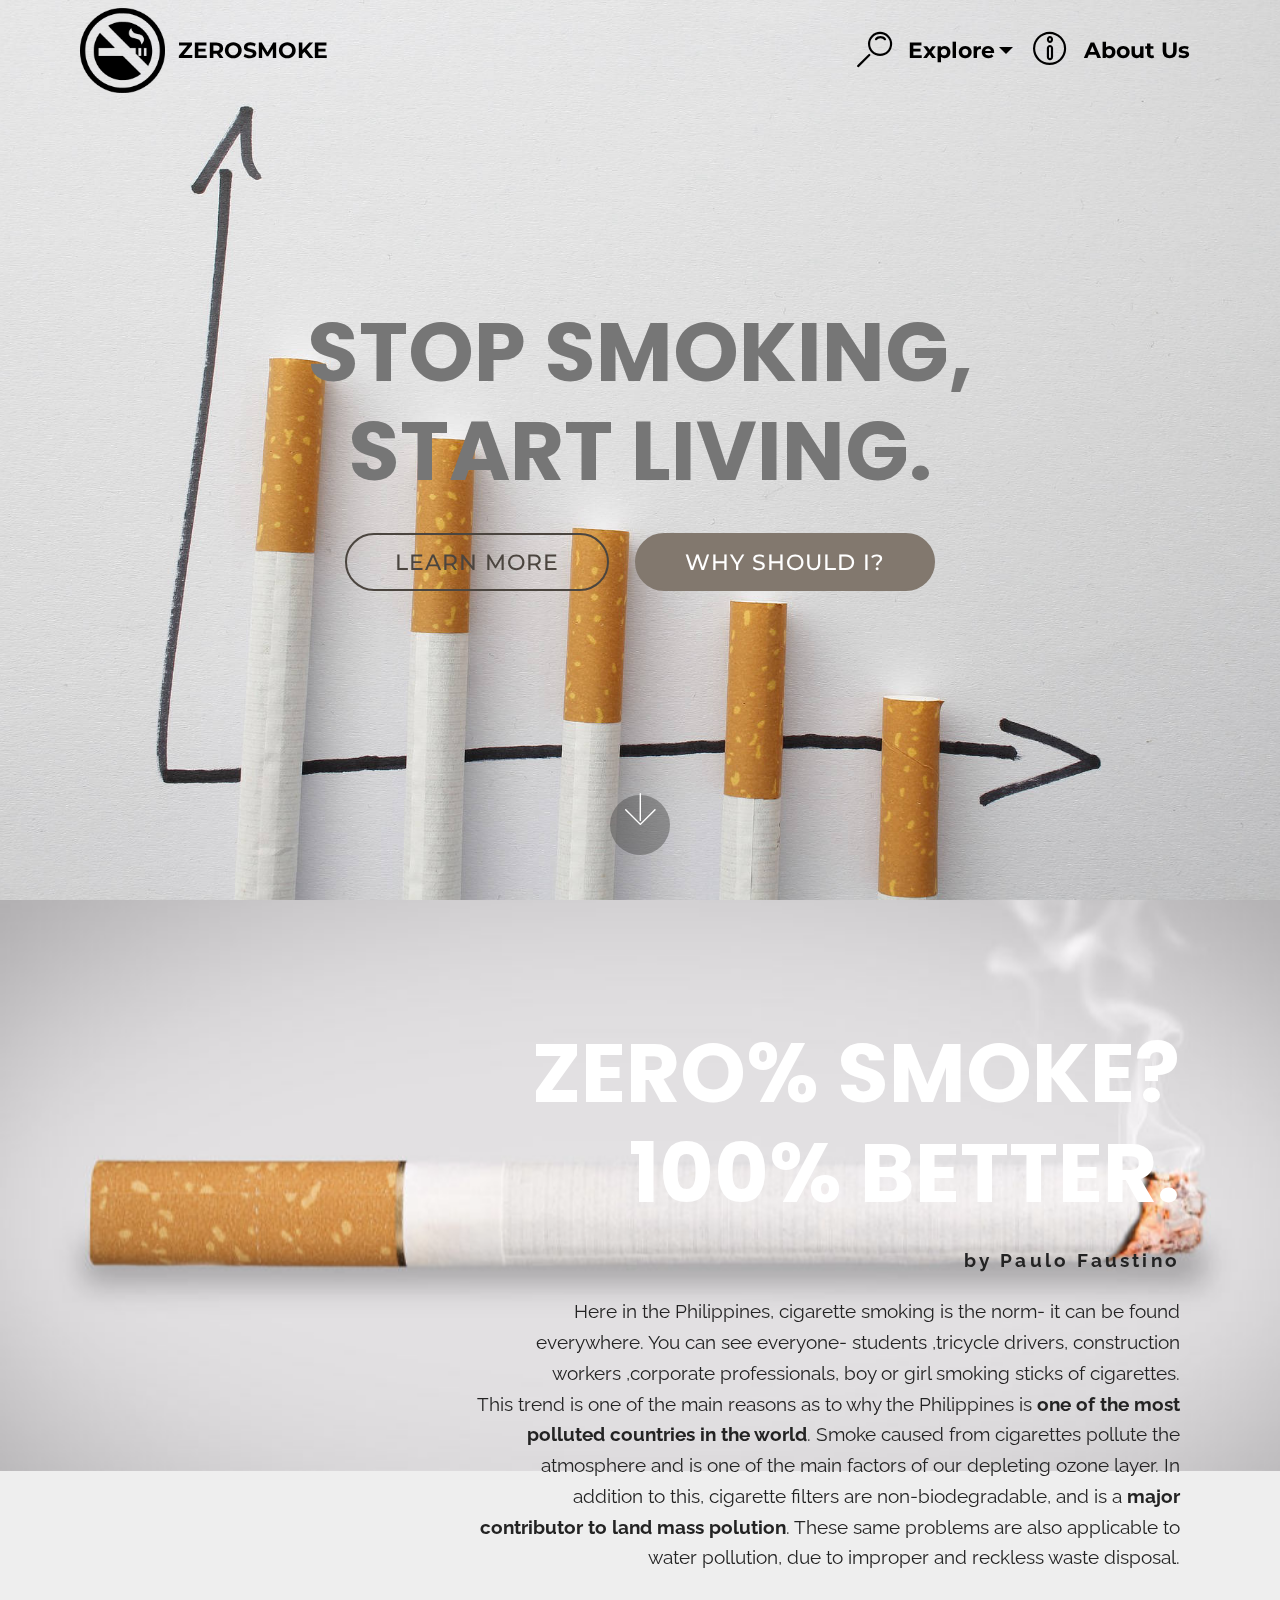
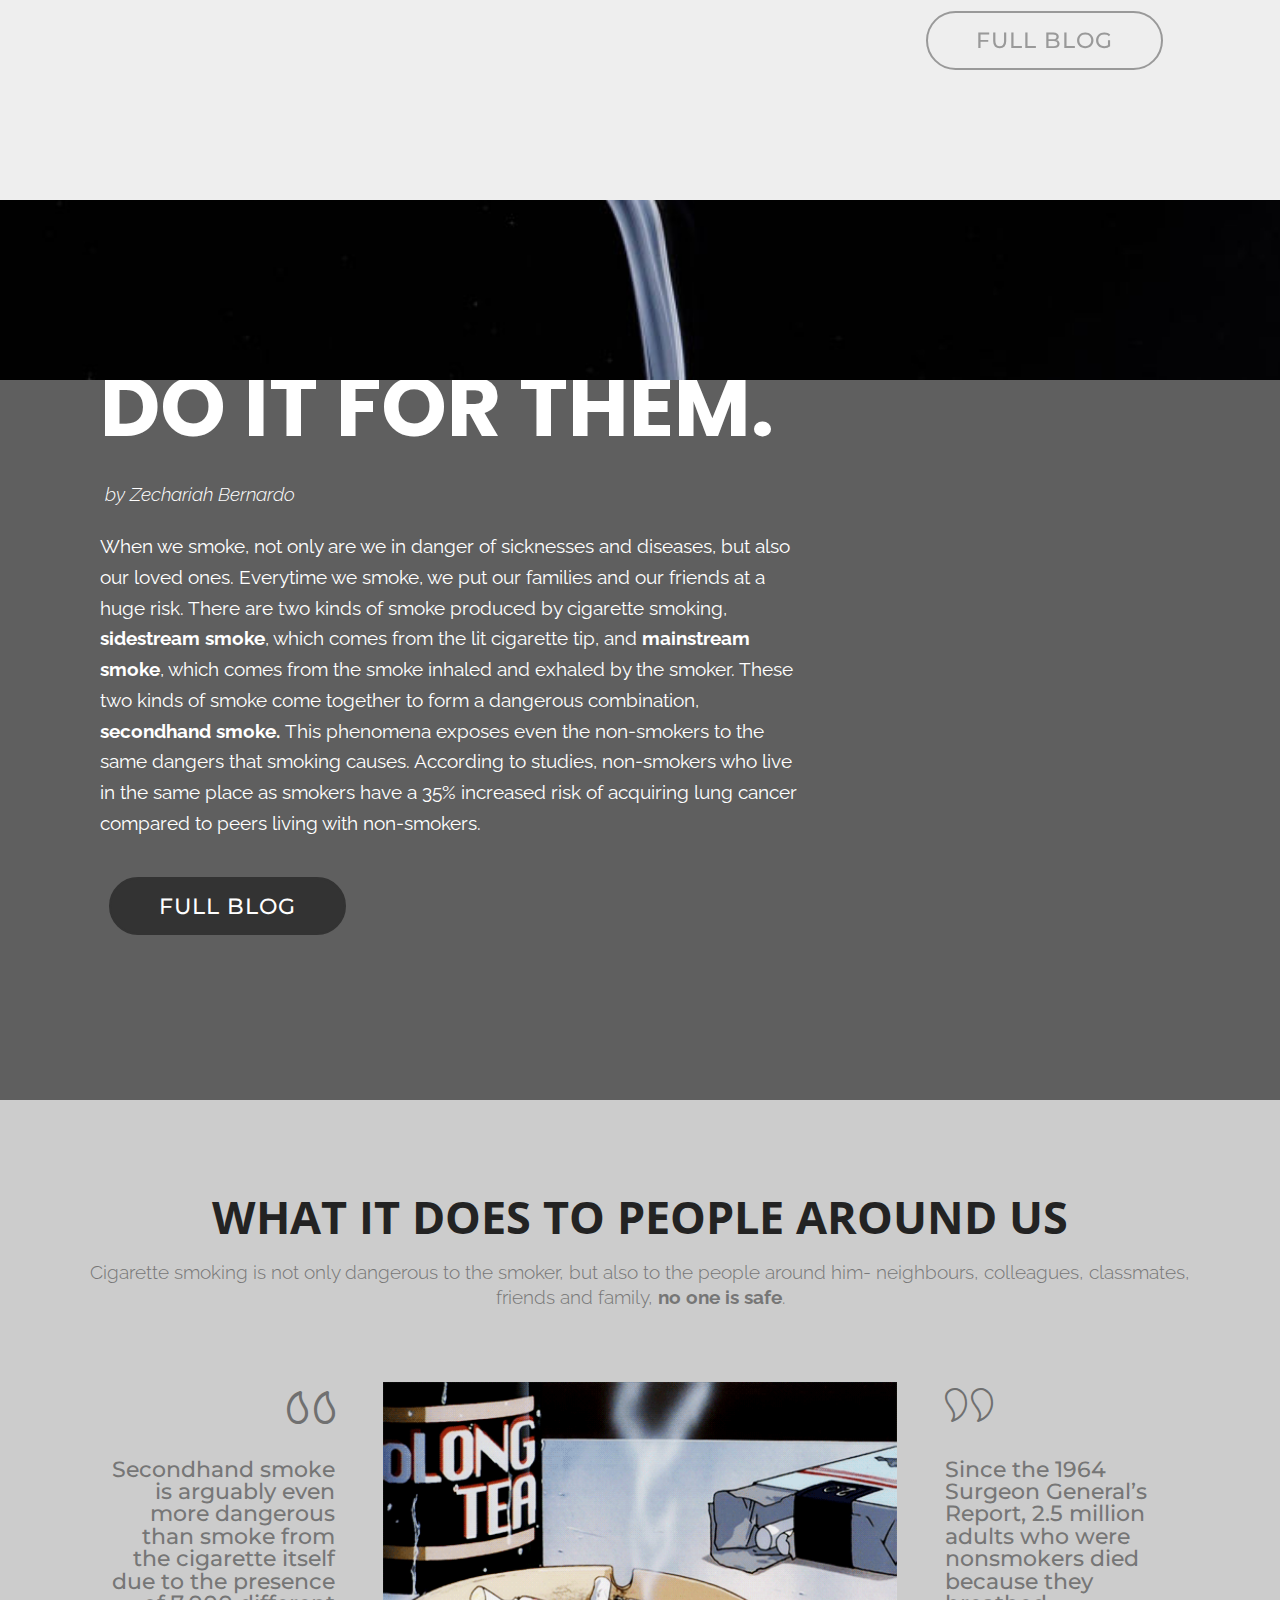
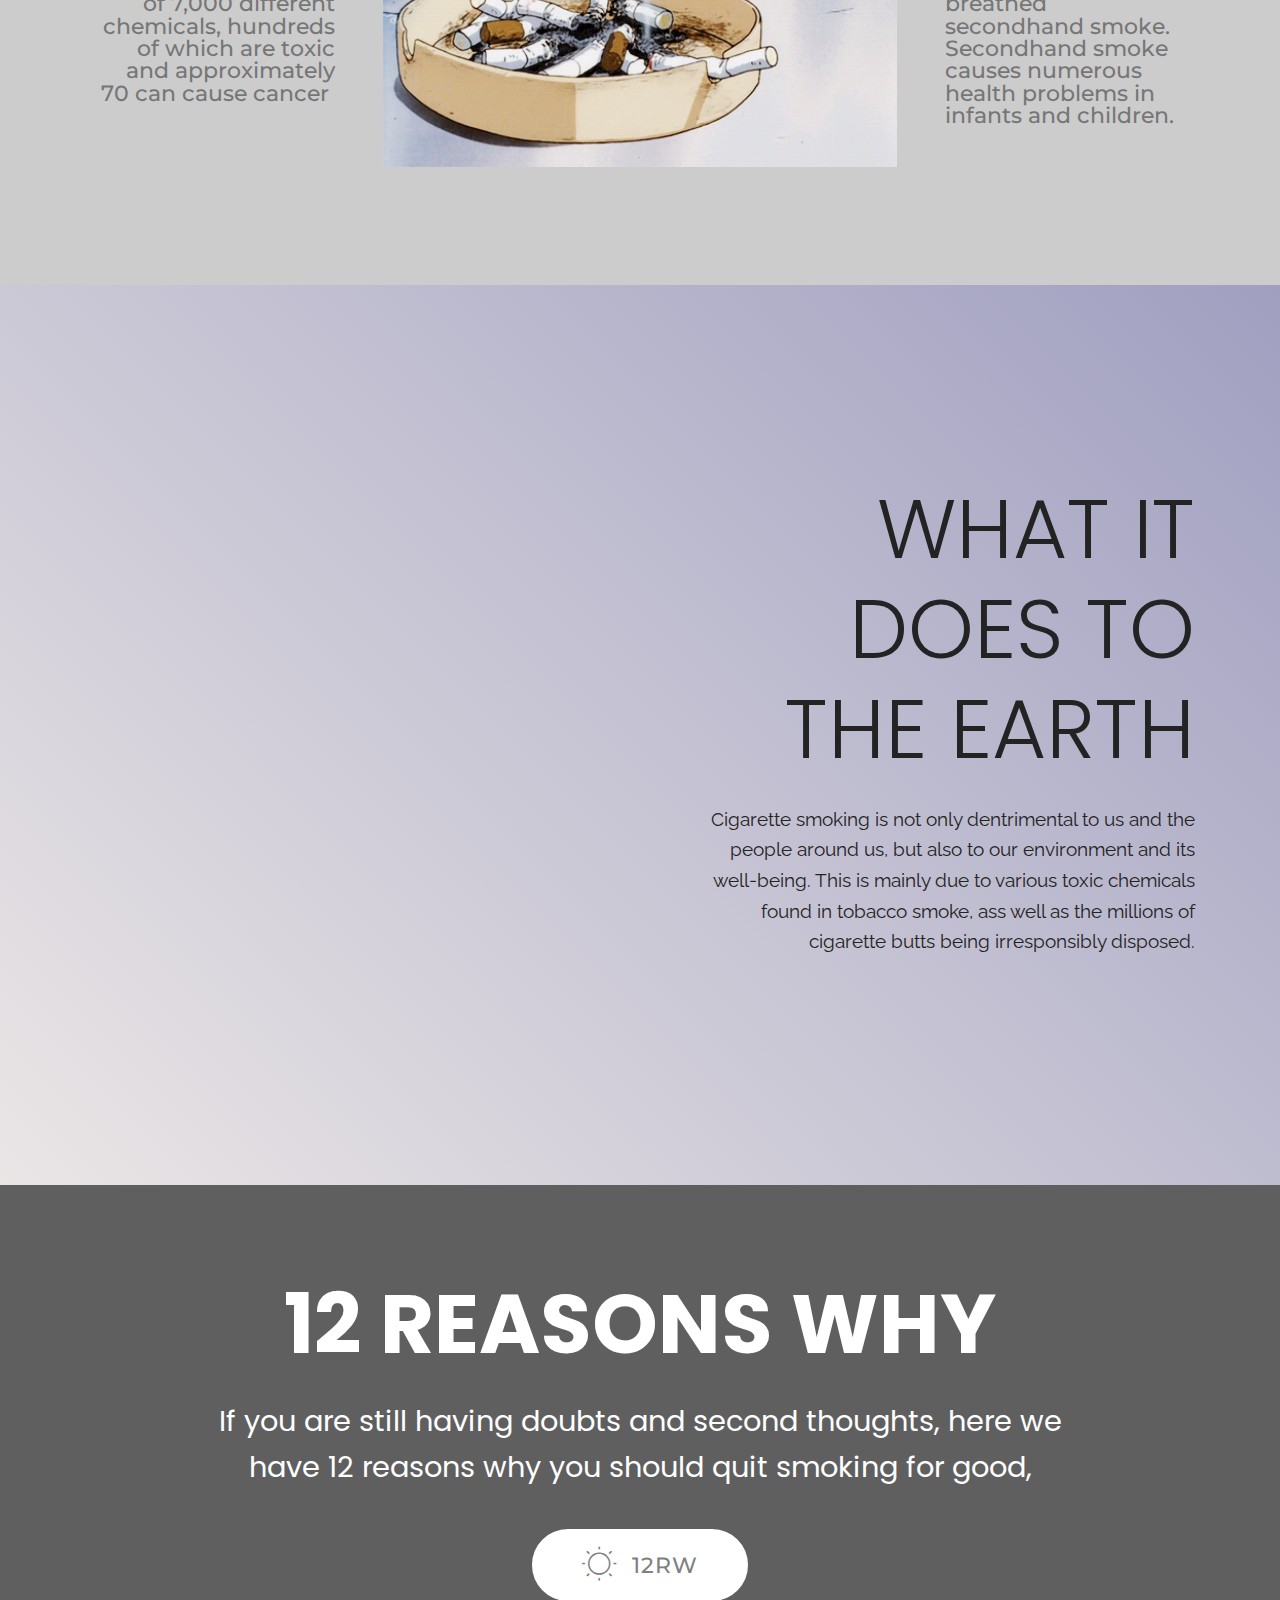
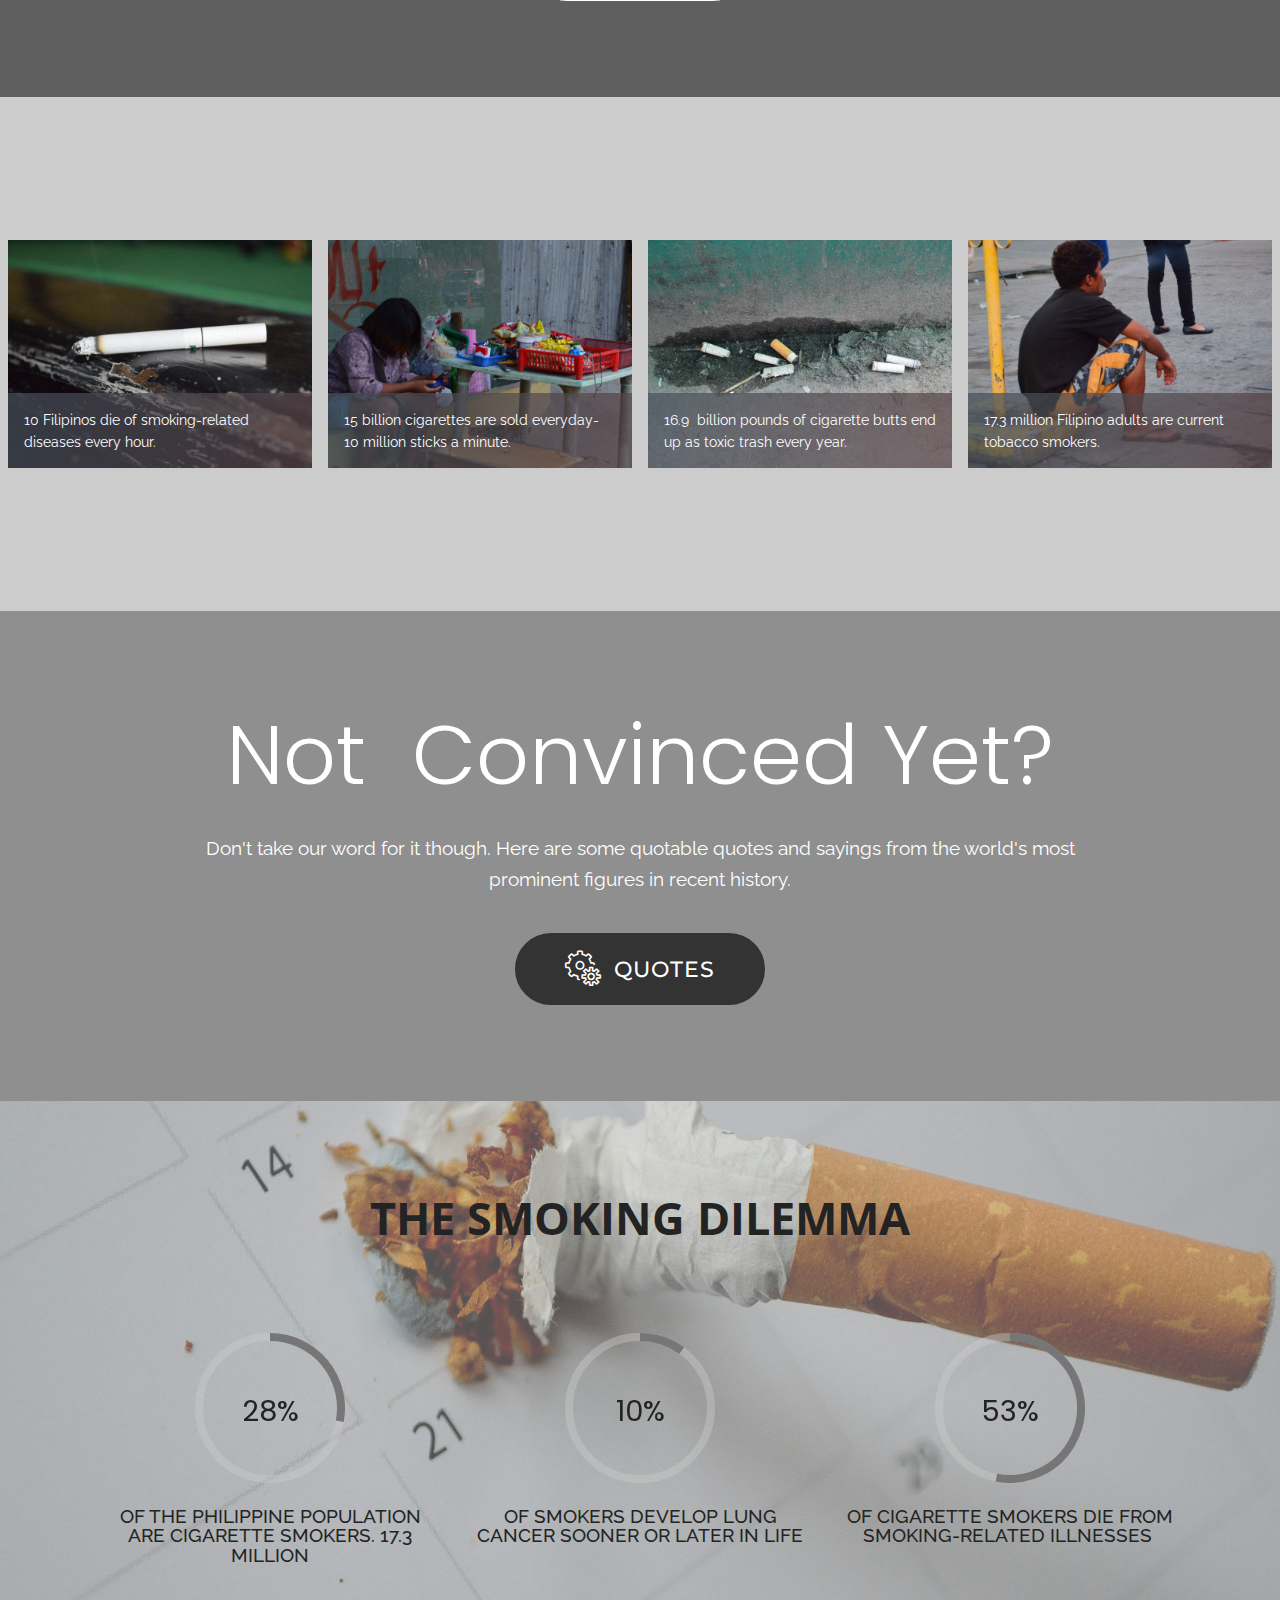
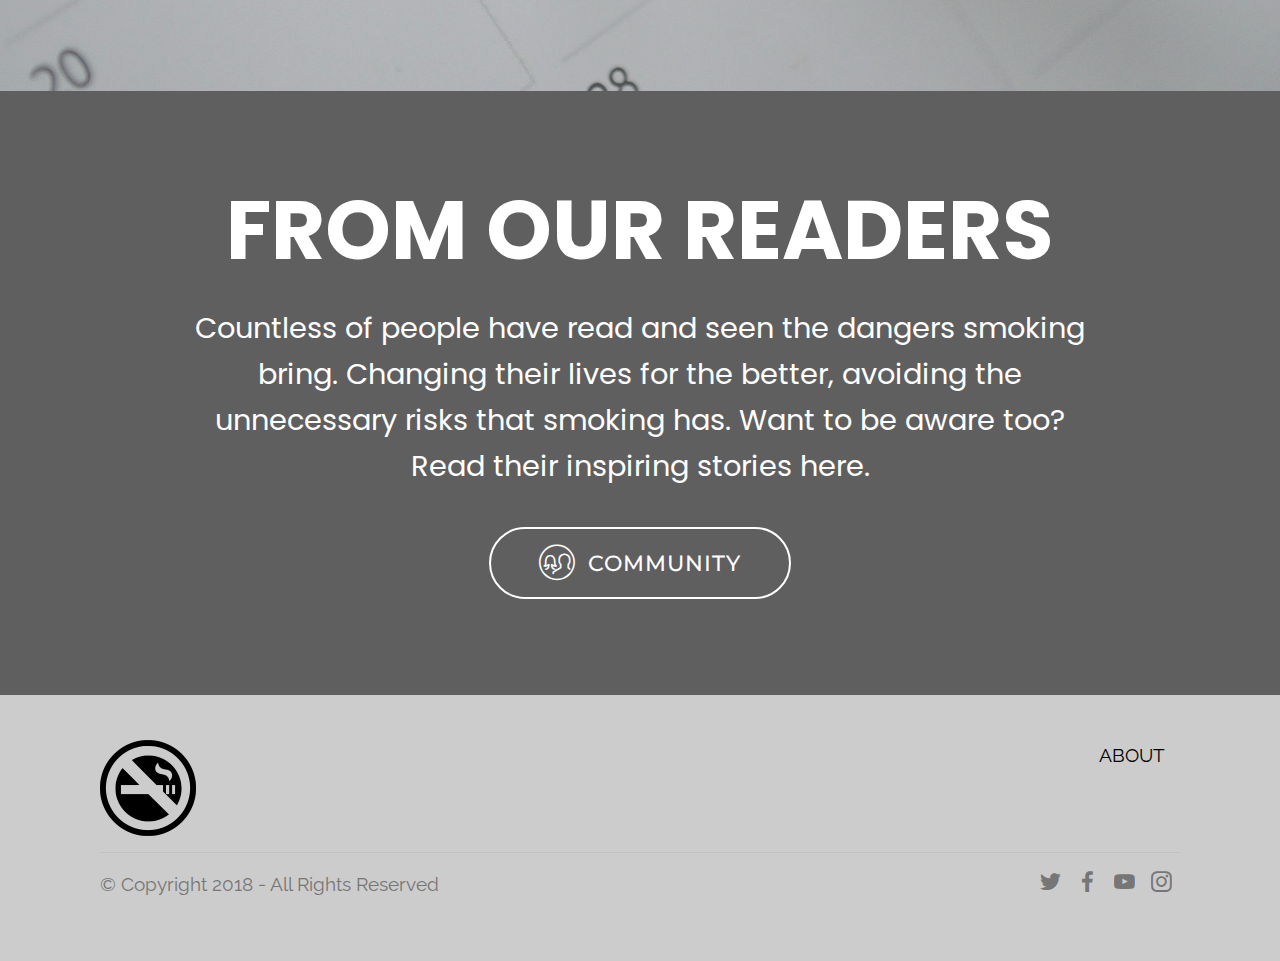
<file: index.html>
<!DOCTYPE html>
<html >
<head>
  <!-- Site made with Mobirise Website Builder v4.8.1, https://mobirise.com -->
  <meta charset="UTF-8">
  <meta http-equiv="X-UA-Compatible" content="IE=edge">
  <meta name="generator" content="Mobirise v4.8.1, mobirise.com">
  <meta name="viewport" content="width=device-width, initial-scale=1, minimum-scale=1">
  <link rel="shortcut icon" href="assets/images/kisspng-smoking-ban-oklahoma-no-symbol-computer-icons-no-smoking-icon-5b248013812906.4280624315291187395291-124x124.png" type="image/x-icon">
  <meta name="description" content="">
  <title>Home</title>
  <link rel="stylesheet" href="assets/web/assets/mobirise-icons-bold/mobirise-icons-bold.css">
  <link rel="stylesheet" href="assets/web/assets/mobirise-icons/mobirise-icons.css">
  <link rel="stylesheet" href="assets/tether/tether.min.css">
  <link rel="stylesheet" href="assets/bootstrap/css/bootstrap.min.css">
  <link rel="stylesheet" href="assets/bootstrap/css/bootstrap-grid.min.css">
  <link rel="stylesheet" href="assets/bootstrap/css/bootstrap-reboot.min.css">
  <link rel="stylesheet" href="assets/dropdown/css/style.css">
  <link rel="stylesheet" href="assets/socicon/css/styles.css">
  <link rel="stylesheet" href="assets/as-pie-progress/css/progress.min.css">
  <link rel="stylesheet" href="assets/theme/css/style.css">
  <link rel="stylesheet" href="assets/gallery/style.css">
  <link rel="stylesheet" href="assets/mobirise/css/mbr-additional.css" type="text/css">
  
  
  
</head>
<body>
  <section class="menu cid-r4yYIDxe67" once="menu" id="menu1-4">

    

    <nav class="navbar navbar-expand beta-menu navbar-dropdown align-items-center navbar-fixed-top navbar-toggleable-sm bg-color transparent">
        <button class="navbar-toggler navbar-toggler-right" type="button" data-toggle="collapse" data-target="#navbarSupportedContent" aria-controls="navbarSupportedContent" aria-expanded="false" aria-label="Toggle navigation">
            <div class="hamburger">
                <span></span>
                <span></span>
                <span></span>
                <span></span>
            </div>
        </button>
        <div class="menu-logo">
            <div class="navbar-brand">
                <span class="navbar-logo">
                    <a href="index.html#header2-5">
                         <img src="assets/images/kisspng-smoking-ban-oklahoma-no-symbol-computer-icons-no-smoking-icon-5b248013812906.4280624315291187395291-124x124.png" alt="Mobirise" title="" style="height: 5.3rem;">
                    </a>
                </span>
                <span class="navbar-caption-wrap"><a class="navbar-caption text-black display-4" href="index.html#header2-5">ZEROSMOKE</a></span>
            </div>
        </div>
        <div class="collapse navbar-collapse" id="navbarSupportedContent">
            <ul class="navbar-nav nav-dropdown nav-right" data-app-modern-menu="true"><li class="nav-item">
                    <a class="nav-link link text-black display-4" href="https://mobirise.com">
                        </a>
                </li>
                <li class="nav-item dropdown open"><a class="nav-link link dropdown-toggle text-black display-4" href="page1.html#features16-r" aria-expanded="true" data-toggle="dropdown-submenu"><span class="mbrib-search mbr-iconfont mbr-iconfont-btn"></span>
                        <strong>
                        Explore</strong></a><div class="dropdown-menu"><div class="dropdown"><a class="dropdown-item dropdown-toggle text-black display-4" href="page1.html#header10-10" aria-expanded="false" data-toggle="dropdown-submenu">Blogs</a><div class="dropdown-menu dropdown-submenu"><a class="dropdown-item text-black display-4" href="page1.html#header10-10" aria-expanded="false">For me?</a><a class="dropdown-item text-black display-4" href="page2.html" aria-expanded="false">For everyone?<br></a></div></div><a class="dropdown-item text-black display-4" href="index.html#gallery1-17" aria-expanded="false">Gallery</a><a class="dropdown-item text-black display-4" href="index.html#header1-c" aria-expanded="false">Quotes</a><a class="dropdown-item text-black display-4" href="index.html#progress-bars3-a" aria-expanded="false">Graphs</a><a class="dropdown-item text-black display-4" href="index.html#header1-11" aria-expanded="false">12RW</a><a class="dropdown-item text-black display-4" href="index.html#footer5-b" aria-expanded="false">Community</a></div></li><li class="nav-item"><a class="nav-link link text-black display-4" href="page6.html" aria-expanded="false"><span class="mbrib-info mbr-iconfont mbr-iconfont-btn"></span><strong>
                        
                        About Us
                    </strong></a></li></ul>
            
        </div>
    </nav>
</section>

<section class="engine"><a href="https://mobiri.se/p">site templates free download</a></section><section class="cid-r4yYMnehKs mbr-fullscreen mbr-parallax-background" id="header2-5">

    

    

    <div class="container align-center">
        <div class="row justify-content-md-center">
            <div class="mbr-white col-md-10">
                <h1 class="mbr-section-title mbr-bold pb-3 mbr-fonts-style display-1">STOP SMOKING,<br>START LIVING.</h1>
                
                
                <div class="mbr-section-btn"><a class="btn btn-md btn-info-outline display-4" href="page6.html">LEARN MORE</a>
                    <a class="btn btn-md btn-info display-4" href="https://www.youtube.com/watch?v=D8gygc4boZA">WHY SHOULD I?</a></div>
            </div>
        </div>
    </div>
    <div class="mbr-arrow hidden-sm-down" aria-hidden="true">
        <a href="#next">
            <i class="mbri-down mbr-iconfont"></i>
        </a>
    </div>
</section>

<section class="header10 cid-r4yYGlWh4W mbr-fullscreen mbr-parallax-background" id="header10-3">

    

    

    <div class="container">
        <div class="media-container-column mbr-white col-lg-8 col-md-10 ml-auto">
            <h1 class="mbr-section-title align-right mbr-bold pb-3 mbr-fonts-style display-1">
                ZERO% SMOKE? 100% BETTER.</h1>
            <h3 class="mbr-section-subtitle align-right mbr-light pb-3 mbr-fonts-style display-7"><strong>by Paulo Faustino</strong></h3>
            <p class="mbr-text align-right pb-3 mbr-fonts-style display-7">Here in the Philippines, cigarette smoking is the norm- it can be found everywhere. You can see everyone- students ,tricycle drivers, construction workers ,corporate professionals, boy or girl smoking sticks of cigarettes.<br>This trend is one of the main reasons as to why the Philippines is <strong>one of the most polluted countries in the world</strong>. Smoke caused from cigarettes pollute the atmosphere and is one of the main factors of our depleting ozone layer. In addition to this, cigarette filters are non-biodegradable, and is a <strong>major contributor to land mass polution</strong>. These same problems are also applicable to water pollution, due to improper and reckless waste disposal.<br></p>
            <div class="mbr-section-btn align-right"><a class="btn btn-md btn-warning-outline display-4" href="page1.html#header10-j">FULL BLOG</a></div>
        </div>
    </div>

    
</section>

<section class="header9 cid-r4yYYMBwuz mbr-fullscreen mbr-parallax-background" id="header9-7">

    

    <div class="mbr-overlay" style="opacity: 0.6; background-color: rgb(0, 0, 0);">
    </div>

    <div class="container">
        <div class="media-container-column mbr-white col-md-8">
            <h1 class="mbr-section-title align-left mbr-bold pb-3 mbr-fonts-style display-1">
                DO IT FOR THEM.</h1>
            <h3 class="mbr-section-subtitle align-left mbr-light pb-3 mbr-fonts-style display-7">&nbsp;by Zechariah Bernardo</h3>
            <p class="mbr-text align-left pb-3 mbr-fonts-style display-7">When we smoke, not only are we in danger of sicknesses and diseases, but also our loved ones. Everytime we smoke, we put our families and our friends at a huge risk. There are two kinds of smoke produced by cigarette smoking, <strong>sidestream smoke</strong>, which comes from the lit cigarette tip, and <strong>mainstream smoke</strong>, which comes from the smoke inhaled and exhaled by the smoker. These two kinds of smoke come together to form a dangerous combination, <strong>secondhand smoke.</strong>&nbsp;This phenomena exposes even the non-smokers to the same dangers that smoking causes. According to studies, non-smokers who live in the same place as smokers have a 35% increased risk of acquiring lung cancer compared to peers living with non-smokers.&nbsp;<br></p>
            <div class="mbr-section-btn align-left"><a class="btn btn-md btn-black display-4" href="page2.html#header9-m">FULL BLOG</a></div>
        </div>
    </div>

    
</section>

<section class="features12 cid-r4yZ0fXn5N" id="features12-8">
    
    

    

    <div class="container">
        <h2 class="mbr-section-title pb-2 mbr-fonts-style display-2"><strong>
            WHAT IT DOES TO PEOPLE AROUND US</strong></h2>
        <h3 class="mbr-section-subtitle pb-3 mbr-fonts-style display-7">Cigarette smoking is not only dangerous to the smoker, but also to the people around him- neighbours, colleagues, classmates, friends and family, <strong>no one</strong> <strong>is safe</strong>.</h3>

        <div class="media-container-row pt-5">
            <div class="block-content align-right">
                <div class="card pl-3 pr-3 pb-5">
                    <div class="mbr-card-img-title">
                        <div class="card-img pb-3">
                             <span class="mbr-iconfont mbrib-quote-left"></span>
                        </div>
                        <div class="mbr-crt-title">
                            <h4 class="card-title py-2 mbr-crt-title mbr-fonts-style display-4">Secondhand smoke is arguably even more dangerous than smoke from the cigarette itself due to the presence of 7,000 different chemicals, hundreds of which are toxic and approximately 70 can cause cancer&nbsp;</h4>
                        </div>
                    </div>                

                    <div class="card-box">
                        
                    </div>
                </div>

                
            </div>

            <div class="mbr-figure" style="width: 52%;">
                <img src="assets/images/giphy.gif" alt="Mobirise" title="">
            </div>

            <div class="block-content align-left  ">
                <div class="card pl-3 pr-3 pb-5">
                    <div class="mbr-card-img-title">
                        <div class="card-img pb-3">
                             <span class="mbr-iconfont mbri-quote-right"></span>
                        </div>
                        <div class="mbr-crt-title">
                            <h4 class="card-title py-2 mbr-crt-title mbr-fonts-style display-4">Since the 1964 Surgeon General’s Report, 2.5 million adults who were nonsmokers died because they breathed secondhand smoke. Secondhand smoke causes numerous health problems in infants and children.<br></h4>
                        </div>
                    </div>                

                    <div class="card-box">
                        
                    </div>
                </div>

                
            </div>
        </div>
    </div>
</section>

<section class="header7 cid-r4yZ0QzoU0 mbr-fullscreen" id="header7-9">

    

    

    <div class="container">
        <div class="media-container-row">

            <div class="media-content align-right">
                <h1 class="mbr-section-title mbr-white pb-3 mbr-fonts-style display-1">WHAT IT DOES TO THE EARTH</h1>
                <div class="mbr-section-text mbr-white pb-3">
                    <p class="mbr-text mbr-fonts-style display-7">
                        Cigarette smoking is not only dentrimental to us and the people around us, but also to our environment and its well-being. This is mainly due to various toxic chemicals found in tobacco smoke, ass well as the millions of cigarette butts being irresponsibly disposed.</p>
                </div>
                
            </div>

            <div class="mbr-figure" style="width: 120%;"><iframe class="mbr-embedded-video" src="https://www.youtube.com/embed/n5K4olXrCo8?rel=0&amp;amp;showinfo=0&amp;autoplay=1&amp;loop=1&amp;playlist=n5K4olXrCo8" width="1280" height="720" frameborder="0" allowfullscreen></iframe></div>

        </div>
    </div>
</section>

<section class="header1 cid-r4zJ9mNVlY mbr-parallax-background" id="header1-11">

    

    <div class="mbr-overlay" style="opacity: 0.6; background-color: rgb(0, 0, 0);">
    </div>

    <div class="container">
        <div class="row justify-content-md-center">
            <div class="mbr-white col-md-10">
                <h1 class="mbr-section-title align-center mbr-bold pb-3 mbr-fonts-style display-1">12 REASONS WHY</h1>
                
                <p class="mbr-text align-center pb-3 mbr-fonts-style display-5">
                    If you are still having doubts and second thoughts, here we have 12 reasons why you should quit smoking for good,</p>
                <div class="mbr-section-btn align-center"><a class="btn btn-md btn-white display-4" href="page3.html"><span class="mbri-sun mbr-iconfont mbr-iconfont-btn"></span>12RW</a></div>
            </div>
        </div>
    </div>

</section>

<section class="mbr-gallery mbr-slider-carousel cid-r4zVnmeBrl" id="gallery1-17">

    

    <div>
        <div><!-- Filter --><!-- Gallery --><div class="mbr-gallery-row"><div class="mbr-gallery-layout-default"><div><div><div class="mbr-gallery-item mbr-gallery-item--p1" data-video-url="false" data-tags="Awesome"><div href="#lb-gallery1-17" data-slide-to="0" data-toggle="modal"><img src="assets/images/dsc-84-2000x1330-800x600-800x600.jpg" alt="" title=""><span class="icon-focus"></span><span class="mbr-gallery-title mbr-fonts-style display-7">10 Filipinos die of smoking-related diseases every hour.</span></div></div><div class="mbr-gallery-item mbr-gallery-item--p1" data-video-url="false" data-tags="Awesome"><div href="#lb-gallery1-17" data-slide-to="1" data-toggle="modal"><img src="assets/images/dsc-75-2000x1330-800x600-800x600.jpg" alt="" title=""><span class="icon-focus"></span><span class="mbr-gallery-title mbr-fonts-style display-7">15 billion cigarettes are sold everyday- 10 million sticks a minute.</span></div></div><div class="mbr-gallery-item mbr-gallery-item--p1" data-video-url="false" data-tags="Responsive"><div href="#lb-gallery1-17" data-slide-to="2" data-toggle="modal"><img src="assets/images/dsc-74-2000x1330-800x600-800x600.jpg" alt="" title=""><span class="icon-focus"></span><span class="mbr-gallery-title mbr-fonts-style display-7">16.9 &nbsp;billion pounds of cigarette butts end up as toxic trash every year.</span></div></div><div class="mbr-gallery-item mbr-gallery-item--p1" data-video-url="false" data-tags="Animated"><div href="#lb-gallery1-17" data-slide-to="3" data-toggle="modal"><img src="assets/images/dsc-95-2000x1330-800x600-800x600.jpg" alt="" title=""><span class="icon-focus"></span><span class="mbr-gallery-title mbr-fonts-style display-7">17.3 million Filipino adults are current tobacco smokers.</span></div></div></div></div><div class="clearfix"></div></div></div><!-- Lightbox --><div data-app-prevent-settings="" class="mbr-slider modal fade carousel slide" tabindex="-1" data-keyboard="true" data-interval="false" id="lb-gallery1-17"><div class="modal-dialog"><div class="modal-content"><div class="modal-body"><div class="carousel-inner"><div class="carousel-item"><img src="assets/images/dsc-84-2000x1330-800x600.jpg" alt="" title=""></div><div class="carousel-item"><img src="assets/images/dsc-75-2000x1330-800x600.jpg" alt="" title=""></div><div class="carousel-item"><img src="assets/images/dsc-74-2000x1330-800x600.jpg" alt="" title=""></div><div class="carousel-item active"><img src="assets/images/dsc-95-2000x1330-800x600.jpg" alt="" title=""></div></div><a class="carousel-control carousel-control-prev" role="button" data-slide="prev" href="#lb-gallery1-17"><span class="mbri-left mbr-iconfont" aria-hidden="true"></span><span class="sr-only">Previous</span></a><a class="carousel-control carousel-control-next" role="button" data-slide="next" href="#lb-gallery1-17"><span class="mbri-right mbr-iconfont" aria-hidden="true"></span><span class="sr-only">Next</span></a><a class="close" href="#" role="button" data-dismiss="modal"><span class="sr-only">Close</span></a></div></div></div></div></div>
    </div>

</section>

<section class="header1 cid-r4yZbSklYJ mbr-parallax-background" id="header1-c">

    

    <div class="mbr-overlay" style="opacity: 0.4; background-color: rgb(0, 0, 0);">
    </div>

    <div class="container">
        <div class="row justify-content-md-center">
            <div class="mbr-white col-md-10">
                
                <h3 class="mbr-section-subtitle align-center mbr-light pb-3 mbr-fonts-style display-1">Not &nbsp;Convinced Yet?</h3>
                <p class="mbr-text align-center pb-3 mbr-fonts-style display-7">
                    Don't take our word for it though. Here are some quotable quotes and sayings from the world's most prominent figures in recent history.</p>
                <div class="mbr-section-btn align-center"><a class="btn btn-md btn-black display-4" href="page5.html#features13-p"><span class="mbri-setting mbr-iconfont mbr-iconfont-btn"></span>
                        QUOTES</a></div>
            </div>
        </div>
    </div>

</section>

<section class="progress-bars3 cid-r4yZ3cseHI" id="progress-bars3-a">
 
     

    <div class="mbr-overlay" style="opacity: 0.4; background-color: rgb(204, 204, 204);">
    </div>
    
    <div class="container">
        <h2 class="mbr-section-title pb-3 align-center mbr-fonts-style display-2"><strong>
            THE SMOKING DILEMMA</strong></h2>

        
    
        <div class="media-container-row pt-5 mt-2">
            <div class="card p-3 align-center">
                <div class="wrap">
                    <div class="pie_progress progress1" role="progressbar" data-goal="28">
                        <p class="pie_progress__number mbr-fonts-style display-5">28%</p>
                    </div>
                </div> 
                <div class="mbr-crt-title pt-3">
                    <h4 class="card-title py-2 mbr-fonts-style display-7">OF THE PHILIPPINE POPULATION ARE CIGARETTE SMOKERS. 17.3 MILLION</h4>
                </div>                 
            </div>

            <div class="card p-3 align-center">
                <div class="wrap">
                    <div class="pie_progress progress2" role="progressbar" data-goal="10">
                        <p class="pie_progress__number mbr-fonts-style display-5">67%</p>
                    </div>
                </div> 
                <div class="mbr-crt-title pt-3">
                    <h4 class="card-title py-2 mbr-fonts-style display-7">
                        OF SMOKERS DEVELOP LUNG CANCER SOONER OR LATER IN LIFE</h4>
                </div>                 
            </div>

            <div class="card p-3 align-center">
                <div class="wrap">
                    <div class="pie_progress progress3" role="progressbar" data-goal="67">
                        <p class="pie_progress__number mbr-fonts-style display-5">67%</p>
                    </div>
                </div> 
                <div class="mbr-crt-title pt-3">
                    <h4 class="card-title py-2 mbr-fonts-style display-7">OF CIGARETTE SMOKERS DIE FROM SMOKING-RELATED ILLNESSES&nbsp;</h4>
                </div>                 
            </div>

            

            

            
        </div>
</div></section>

<section class="header1 cid-r4zFCAfLVc mbr-parallax-background" id="header1-10">

    

    <div class="mbr-overlay" style="opacity: 0.6; background-color: rgb(0, 0, 0);">
    </div>

    <div class="container">
        <div class="row justify-content-md-center">
            <div class="mbr-white col-md-10">
                <h1 class="mbr-section-title align-center mbr-bold pb-3 mbr-fonts-style display-1">
                    FROM OUR READERS</h1>
                
                <p class="mbr-text align-center pb-3 mbr-fonts-style display-5">
                    Countless of people have read and seen the dangers smoking bring. Changing their lives for the better, avoiding the unnecessary risks that smoking has. Want to be aware too? Read their inspiring stories here.
                </p>
                <div class="mbr-section-btn align-center"><a class="btn btn-md btn-white-outline display-4" href="page7.html"><span class="mbri-users mbr-iconfont mbr-iconfont-btn"></span>COMMUNITY</a></div>
            </div>
        </div>
    </div>

</section>

<section class="cid-r4yZ4eao8D" id="footer5-b">

    

    

    <div class="container">
        <div class="media-container-row">
            <div class="col-md-3">
                <div class="media-wrap">
                    <a href="index.html#header2-5">
                       <img src="assets/images/kisspng-smoking-ban-oklahoma-no-symbol-computer-icons-no-smoking-icon-5b248013812906.4280624315291187395291-192x192.png" alt="Mobirise" title="">
                    </a>
                </div>
            </div>
            <div class="col-md-9">
                <p class="mbr-text align-right links mbr-fonts-style display-7">
                    <a href="page6.html#header2-1g" class="text-black">ABOUT</a>&nbsp; &nbsp;</p>
            </div>
        </div>
        <div class="footer-lower">
            <div class="media-container-row">
                <div class="col-md-12">
                    <hr>
                </div>
            </div>
            <div class="media-container-row mbr-white">
                <div class="col-md-6 copyright">
                    <p class="mbr-text mbr-fonts-style display-7">
                        © Copyright 2018 - All Rights Reserved
                    </p>
                </div>
                <div class="col-md-6">
                    <div class="social-list align-right">
                        <div class="soc-item">
                            <a href="https://twitter.com/SmokefreeUs" target="_blank">
                                <span class="mbr-iconfont mbr-iconfont-social socicon-twitter socicon"></span>
                            </a>
                        </div>
                        <div class="soc-item">
                            <a href="https://web.facebook.com/smokefreephilippines/" target="_blank">
                                <span class="mbr-iconfont mbr-iconfont-social socicon-facebook socicon"></span>
                            </a>
                        </div>
                        <div class="soc-item">
                            <a href="https://www.youtube.com/watch?v=D8gygc4boZA" target="_blank">
                                <span class="mbr-iconfont mbr-iconfont-social socicon-youtube socicon"></span>
                            </a>
                        </div>
                        <div class="soc-item">
                            <a href="https://instagram.com/mobirise" target="_blank">
                                <span class="socicon-instagram socicon mbr-iconfont mbr-iconfont-social"></span>
                            </a>
                        </div>
                        
                        
                    </div>
                </div>
            </div>
        </div>
    </div>
</section>


  <script src="assets/web/assets/jquery/jquery.min.js"></script>
  <script src="assets/popper/popper.min.js"></script>
  <script src="assets/tether/tether.min.js"></script>
  <script src="assets/bootstrap/js/bootstrap.min.js"></script>
  <script src="assets/parallax/jarallax.min.js"></script>
  <script src="assets/dropdown/js/script.min.js"></script>
  <script src="assets/touchswipe/jquery.touch-swipe.min.js"></script>
  <script src="assets/bootstrapcarouselswipe/bootstrap-carousel-swipe.js"></script>
  <script src="assets/smoothscroll/smooth-scroll.js"></script>
  <script src="assets/vimeoplayer/jquery.mb.vimeo_player.js"></script>
  <script src="assets/as-pie-progress/jquery-as-pie-progress.min.js"></script>
  <script src="assets/masonry/masonry.pkgd.min.js"></script>
  <script src="assets/imagesloaded/imagesloaded.pkgd.min.js"></script>
  <script src="assets/theme/js/script.js"></script>
  <script src="assets/slidervideo/script.js"></script>
  <script src="assets/gallery/player.min.js"></script>
  <script src="assets/gallery/script.js"></script>
  
  
</body>
</html>
</file>
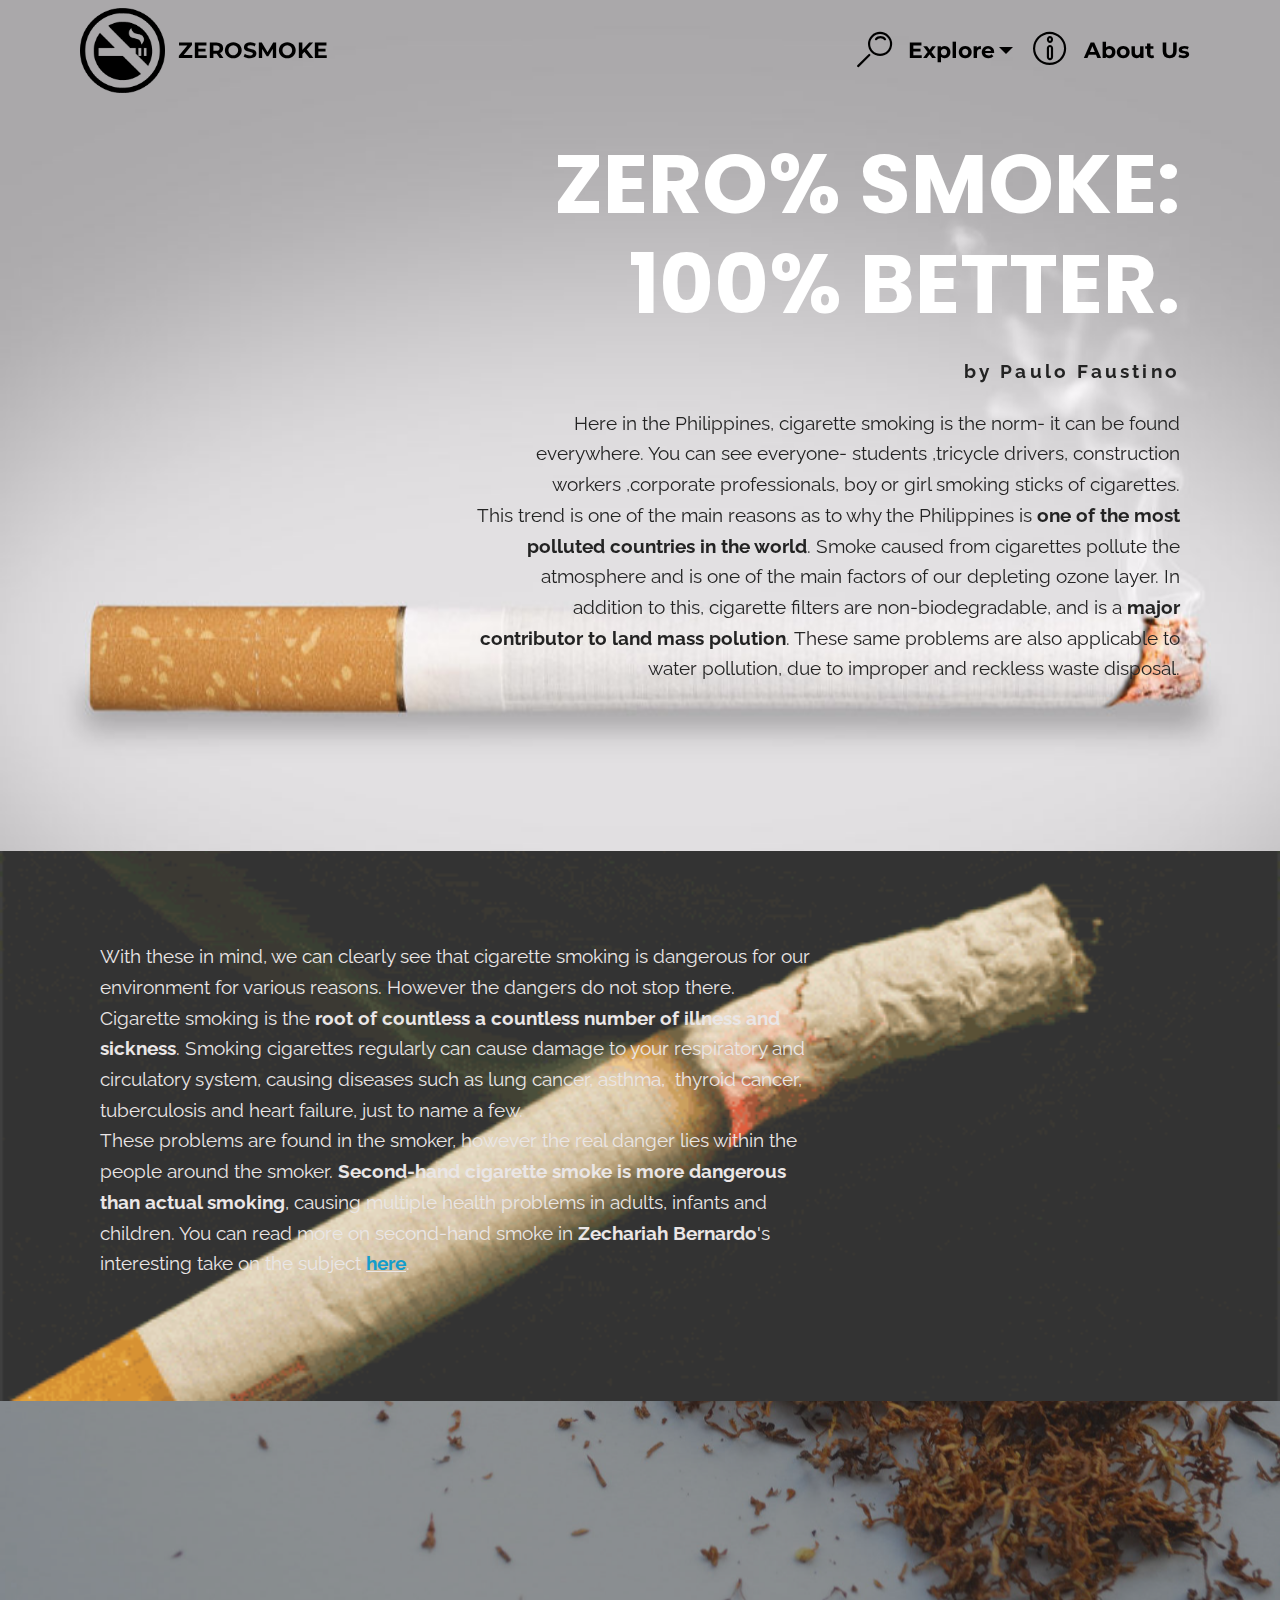
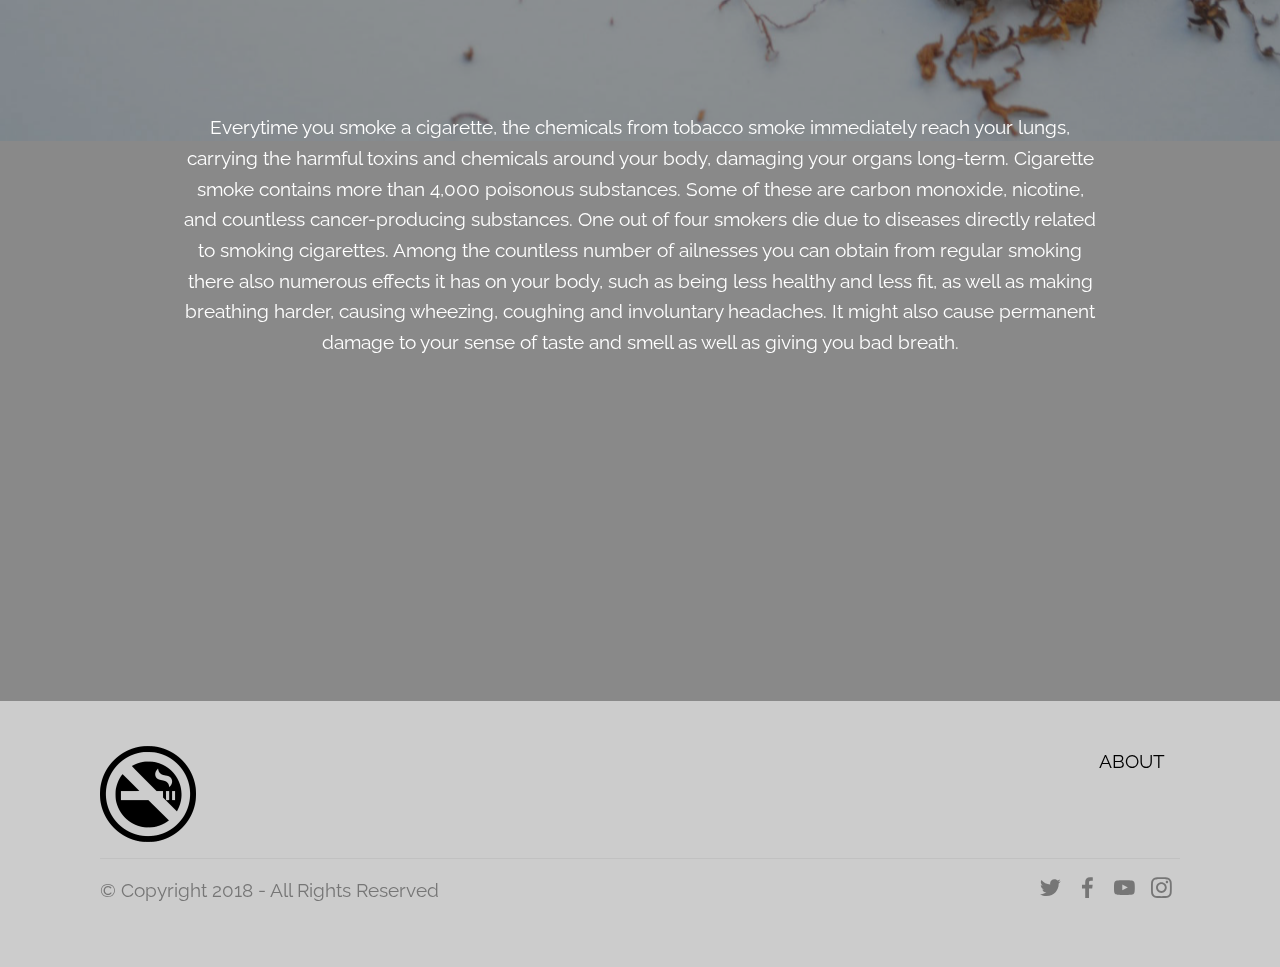
<file: page1.html>
<!DOCTYPE html>
<html >
<head>
  <!-- Site made with Mobirise Website Builder v4.8.1, https://mobirise.com -->
  <meta charset="UTF-8">
  <meta http-equiv="X-UA-Compatible" content="IE=edge">
  <meta name="generator" content="Mobirise v4.8.1, mobirise.com">
  <meta name="viewport" content="width=device-width, initial-scale=1, minimum-scale=1">
  <link rel="shortcut icon" href="assets/images/kisspng-smoking-ban-oklahoma-no-symbol-computer-icons-no-smoking-icon-5b248013812906.4280624315291187395291-124x124.png" type="image/x-icon">
  <meta name="description" content="Web Creator Description">
  <title>Blog 1</title>
  <link rel="stylesheet" href="assets/web/assets/mobirise-icons-bold/mobirise-icons-bold.css">
  <link rel="stylesheet" href="assets/web/assets/mobirise-icons/mobirise-icons.css">
  <link rel="stylesheet" href="assets/tether/tether.min.css">
  <link rel="stylesheet" href="assets/bootstrap/css/bootstrap.min.css">
  <link rel="stylesheet" href="assets/bootstrap/css/bootstrap-grid.min.css">
  <link rel="stylesheet" href="assets/bootstrap/css/bootstrap-reboot.min.css">
  <link rel="stylesheet" href="assets/socicon/css/styles.css">
  <link rel="stylesheet" href="assets/dropdown/css/style.css">
  <link rel="stylesheet" href="assets/theme/css/style.css">
  <link rel="stylesheet" href="assets/mobirise/css/mbr-additional.css" type="text/css">
  
  
  
</head>
<body>
  <section class="menu cid-r4yYIDxe67" once="menu" id="menu1-d">

    

    <nav class="navbar navbar-expand beta-menu navbar-dropdown align-items-center navbar-fixed-top navbar-toggleable-sm bg-color transparent">
        <button class="navbar-toggler navbar-toggler-right" type="button" data-toggle="collapse" data-target="#navbarSupportedContent" aria-controls="navbarSupportedContent" aria-expanded="false" aria-label="Toggle navigation">
            <div class="hamburger">
                <span></span>
                <span></span>
                <span></span>
                <span></span>
            </div>
        </button>
        <div class="menu-logo">
            <div class="navbar-brand">
                <span class="navbar-logo">
                    <a href="index.html#header2-5">
                         <img src="assets/images/kisspng-smoking-ban-oklahoma-no-symbol-computer-icons-no-smoking-icon-5b248013812906.4280624315291187395291-124x124.png" alt="Mobirise" title="" style="height: 5.3rem;">
                    </a>
                </span>
                <span class="navbar-caption-wrap"><a class="navbar-caption text-black display-4" href="index.html#header2-5">ZEROSMOKE</a></span>
            </div>
        </div>
        <div class="collapse navbar-collapse" id="navbarSupportedContent">
            <ul class="navbar-nav nav-dropdown nav-right" data-app-modern-menu="true"><li class="nav-item">
                    <a class="nav-link link text-black display-4" href="https://mobirise.com">
                        </a>
                </li>
                <li class="nav-item dropdown open"><a class="nav-link link dropdown-toggle text-black display-4" href="page1.html#features16-r" aria-expanded="true" data-toggle="dropdown-submenu"><span class="mbrib-search mbr-iconfont mbr-iconfont-btn"></span>
                        <strong>
                        Explore</strong></a><div class="dropdown-menu"><div class="dropdown"><a class="dropdown-item dropdown-toggle text-black display-4" href="page1.html#header10-10" aria-expanded="false" data-toggle="dropdown-submenu">Blogs</a><div class="dropdown-menu dropdown-submenu"><a class="dropdown-item text-black display-4" href="page1.html#header10-10" aria-expanded="false">For me?</a><a class="dropdown-item text-black display-4" href="page2.html" aria-expanded="false">For everyone?<br></a></div></div><a class="dropdown-item text-black display-4" href="index.html#gallery1-17" aria-expanded="false">Gallery</a><a class="dropdown-item text-black display-4" href="index.html#header1-c" aria-expanded="false">Quotes</a><a class="dropdown-item text-black display-4" href="index.html#progress-bars3-a" aria-expanded="false">Graphs</a><a class="dropdown-item text-black display-4" href="index.html#header1-11" aria-expanded="false">12RW</a><a class="dropdown-item text-black display-4" href="index.html#footer5-b" aria-expanded="false">Community</a></div></li><li class="nav-item"><a class="nav-link link text-black display-4" href="page6.html" aria-expanded="false"><span class="mbrib-info mbr-iconfont mbr-iconfont-btn"></span><strong>
                        
                        About Us
                    </strong></a></li></ul>
            
        </div>
    </nav>
</section>

<section class="engine"><a href="https://mobiri.se/b">how to create a site for free</a></section><section class="header10 cid-r4z3D8DOXI mbr-parallax-background" id="header10-j">

    

    

    <div class="container">
        <div class="media-container-column mbr-white col-lg-8 col-md-10 ml-auto">
            <h1 class="mbr-section-title align-right mbr-bold pb-3 mbr-fonts-style display-1">
                ZERO% SMOKE: 100% BETTER.</h1>
            <h3 class="mbr-section-subtitle align-right mbr-light pb-3 mbr-fonts-style display-7"><strong>by Paulo Faustino</strong></h3>
            <p class="mbr-text align-right pb-3 mbr-fonts-style display-7">Here in the Philippines, cigarette smoking is the norm- it can be found everywhere. You can see everyone- students ,tricycle drivers, construction workers ,corporate professionals, boy or girl smoking sticks of cigarettes.<br>This trend is one of the main reasons as to why the Philippines is <strong>one of the most polluted countries in the world</strong>. Smoke caused from cigarettes pollute the atmosphere and is one of the main factors of our depleting ozone layer. In addition to this, cigarette filters are non-biodegradable, and is a <strong>major contributor to land mass polution</strong>. These same problems are also applicable to water pollution, due to improper and reckless waste disposal.<br></p>
            
        </div>
    </div>

    
</section>

<section class="header9 cid-r4z3ECYWdj" id="header9-k">

    

    <div class="mbr-overlay" style="opacity: 0.2; background-color: rgb(255, 255, 255);">
    </div>

    <div class="container">
        <div class="media-container-column mbr-white col-md-8">
            
            
            <p class="mbr-text align-left pb-3 mbr-fonts-style display-7">With these in mind, we can clearly see that cigarette smoking is dangerous for our environment for various reasons. However the dangers do not stop there.<br>Cigarette smoking is the <strong>root of countless a countless number of illness and sickness</strong>. Smoking cigarettes regularly can cause damage to your respiratory and circulatory system, causing diseases such as lung cancer, asthma, &nbsp;thyroid cancer, tuberculosis and heart failure, just to name a few.<br>These problems are found in the smoker, however the real danger lies within the people around the smoker. <strong>Second-hand cigarette smoke is more dangerous than actual smoking</strong>, causing multiple health problems in adults, infants and children. You can read more on second-hand smoke in <strong>Zechariah Bernardo</strong>'s interesting take on the subject <u><a href="page2.html"><strong>here</strong></a></u>.<br></p>
            
        </div>
    </div>

    
</section>

<section class="cid-r4z3FkRw92 mbr-fullscreen mbr-parallax-background" id="header2-l">

    

    <div class="mbr-overlay" style="opacity: 0.5; background-color: rgb(35, 35, 35);"></div>

    <div class="container align-center">
        <div class="row justify-content-md-center">
            <div class="mbr-white col-md-10">
                
                
                <p class="mbr-text pb-3 mbr-fonts-style display-7">Everytime you smoke a cigarette, the chemicals from tobacco smoke immediately reach your lungs, carrying the harmful toxins and chemicals around your body, damaging your organs long-term. Cigarette smoke contains more than 4,000 poisonous substances. Some of these are carbon monoxide, nicotine, and countless cancer-producing substances. One out of four smokers die due to diseases directly related to smoking cigarettes. Among the countless number of ailnesses you can obtain from regular smoking there also numerous effects it has on your body, such as being less healthy and less fit, as well as making breathing harder, causing wheezing, coughing and involuntary headaches. It might also cause permanent damage to your sense of taste and smell as well as giving you bad breath.</p><p></p><p></p>
                
            </div>
        </div>
    </div>
    
</section>

<section class="cid-r4AdZfxLJX" id="footer5-1n">

    

    

    <div class="container">
        <div class="media-container-row">
            <div class="col-md-3">
                <div class="media-wrap">
                    <a href="index.html#header2-5">
                       <img src="assets/images/kisspng-smoking-ban-oklahoma-no-symbol-computer-icons-no-smoking-icon-5b248013812906.4280624315291187395291-192x192.png" alt="Mobirise" title="">
                    </a>
                </div>
            </div>
            <div class="col-md-9">
                <p class="mbr-text align-right links mbr-fonts-style display-7">
                    <a href="https://smokefree.gov/" class="text-black">ABOUT</a>&nbsp; &nbsp;</p>
            </div>
        </div>
        <div class="footer-lower">
            <div class="media-container-row">
                <div class="col-md-12">
                    <hr>
                </div>
            </div>
            <div class="media-container-row mbr-white">
                <div class="col-md-6 copyright">
                    <p class="mbr-text mbr-fonts-style display-7">
                        © Copyright 2018 - All Rights Reserved
                    </p>
                </div>
                <div class="col-md-6">
                    <div class="social-list align-right">
                        <div class="soc-item">
                            <a href="https://twitter.com/SmokefreeUs" target="_blank">
                                <span class="mbr-iconfont mbr-iconfont-social socicon-twitter socicon"></span>
                            </a>
                        </div>
                        <div class="soc-item">
                            <a href="https://web.facebook.com/smokefreephilippines/" target="_blank">
                                <span class="mbr-iconfont mbr-iconfont-social socicon-facebook socicon"></span>
                            </a>
                        </div>
                        <div class="soc-item">
                            <a href="https://www.youtube.com/watch?v=D8gygc4boZA" target="_blank">
                                <span class="mbr-iconfont mbr-iconfont-social socicon-youtube socicon"></span>
                            </a>
                        </div>
                        <div class="soc-item">
                            <a href="https://instagram.com/mobirise" target="_blank">
                                <span class="socicon-instagram socicon mbr-iconfont mbr-iconfont-social"></span>
                            </a>
                        </div>
                        
                        
                    </div>
                </div>
            </div>
        </div>
    </div>
</section>


  <script src="assets/web/assets/jquery/jquery.min.js"></script>
  <script src="assets/popper/popper.min.js"></script>
  <script src="assets/tether/tether.min.js"></script>
  <script src="assets/bootstrap/js/bootstrap.min.js"></script>
  <script src="assets/touchswipe/jquery.touch-swipe.min.js"></script>
  <script src="assets/parallax/jarallax.min.js"></script>
  <script src="assets/smoothscroll/smooth-scroll.js"></script>
  <script src="assets/dropdown/js/script.min.js"></script>
  <script src="assets/theme/js/script.js"></script>
  
  
</body>
</html>
</file>
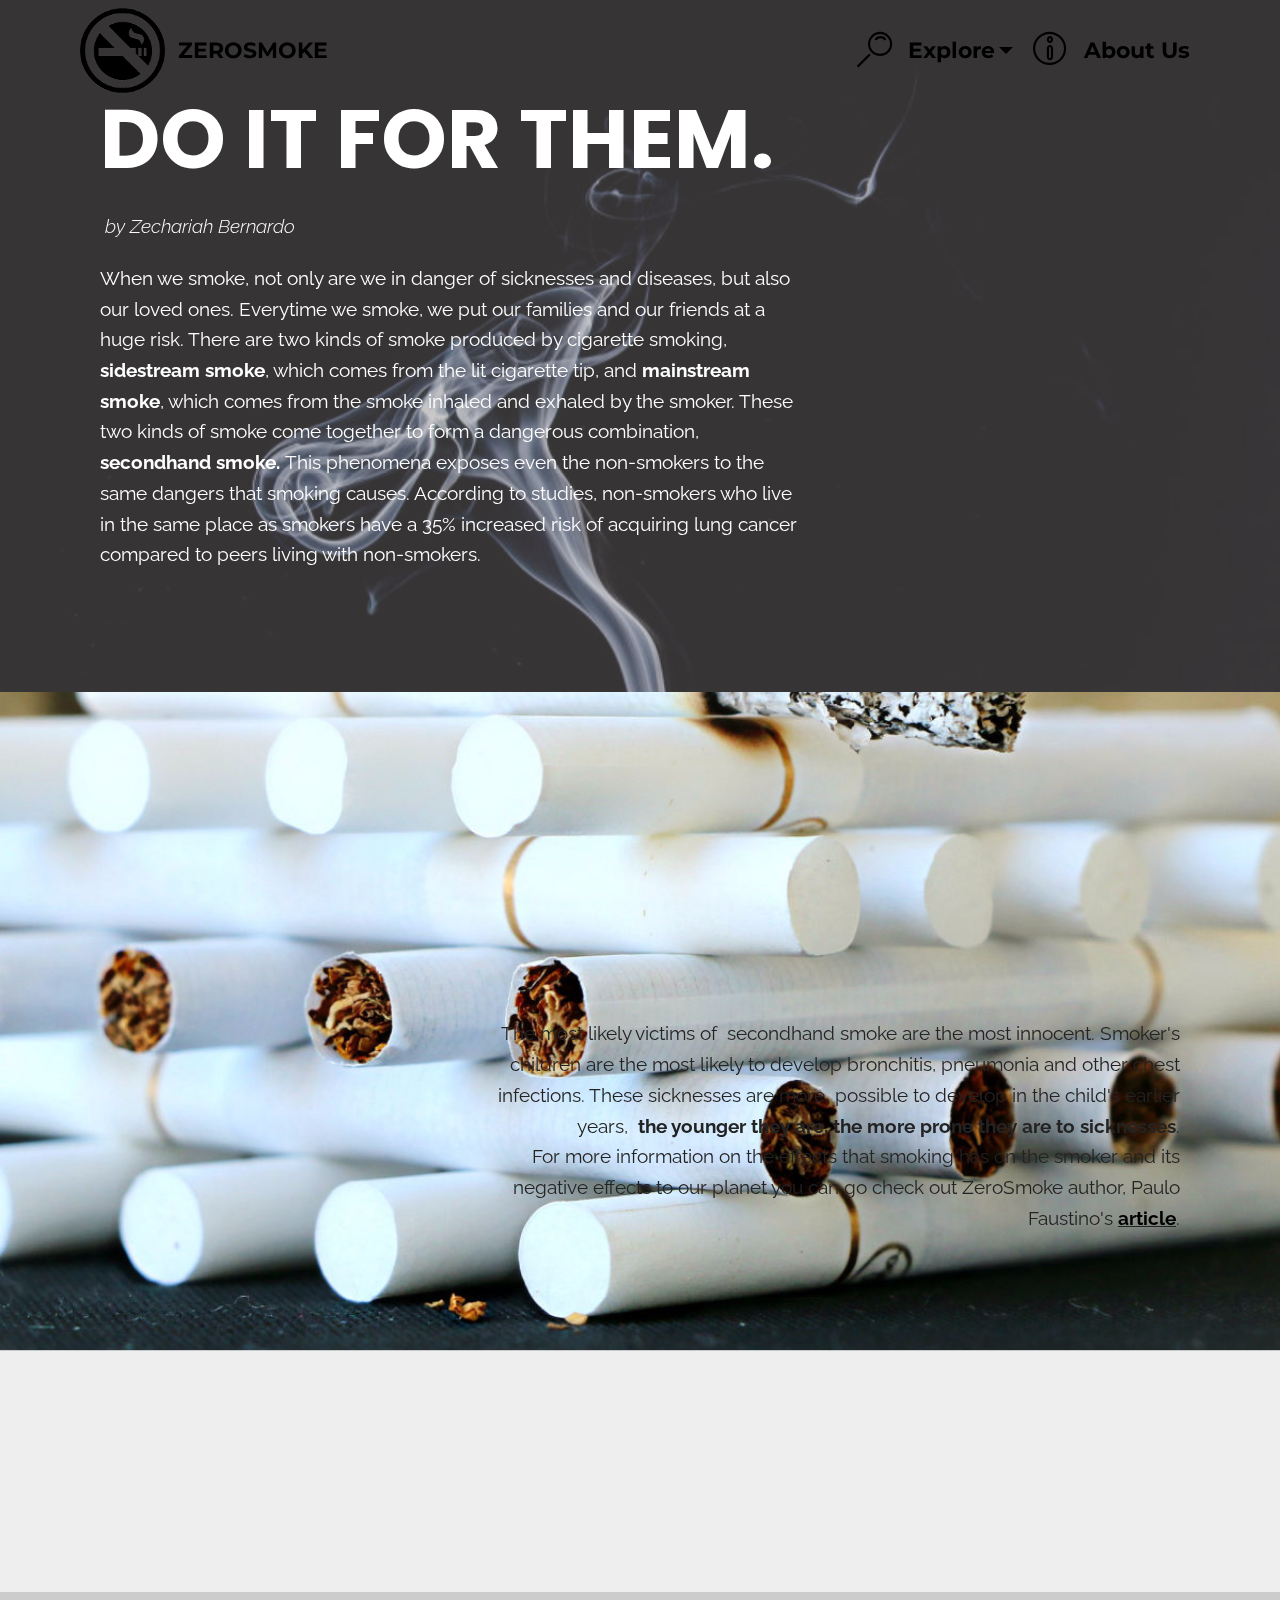
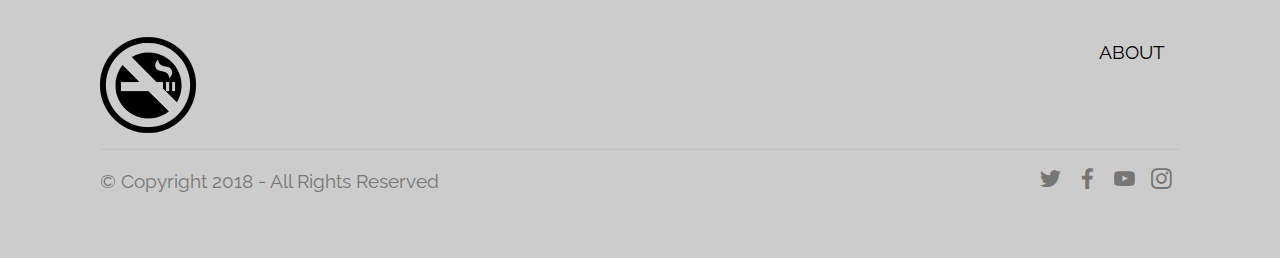
<file: page2.html>
<!DOCTYPE html>
<html >
<head>
  <!-- Site made with Mobirise Website Builder v4.8.1, https://mobirise.com -->
  <meta charset="UTF-8">
  <meta http-equiv="X-UA-Compatible" content="IE=edge">
  <meta name="generator" content="Mobirise v4.8.1, mobirise.com">
  <meta name="viewport" content="width=device-width, initial-scale=1, minimum-scale=1">
  <link rel="shortcut icon" href="assets/images/kisspng-smoking-ban-oklahoma-no-symbol-computer-icons-no-smoking-icon-5b248013812906.4280624315291187395291-124x124.png" type="image/x-icon">
  <meta name="description" content="Site Builder Description">
  <title>Blog 2</title>
  <link rel="stylesheet" href="assets/web/assets/mobirise-icons-bold/mobirise-icons-bold.css">
  <link rel="stylesheet" href="assets/web/assets/mobirise-icons/mobirise-icons.css">
  <link rel="stylesheet" href="assets/tether/tether.min.css">
  <link rel="stylesheet" href="assets/bootstrap/css/bootstrap.min.css">
  <link rel="stylesheet" href="assets/bootstrap/css/bootstrap-grid.min.css">
  <link rel="stylesheet" href="assets/bootstrap/css/bootstrap-reboot.min.css">
  <link rel="stylesheet" href="assets/socicon/css/styles.css">
  <link rel="stylesheet" href="assets/dropdown/css/style.css">
  <link rel="stylesheet" href="assets/theme/css/style.css">
  <link rel="stylesheet" href="assets/mobirise/css/mbr-additional.css" type="text/css">
  
  
  
</head>
<body>
  <section class="menu cid-r4yYIDxe67" once="menu" id="menu1-e">

    

    <nav class="navbar navbar-expand beta-menu navbar-dropdown align-items-center navbar-fixed-top navbar-toggleable-sm bg-color transparent">
        <button class="navbar-toggler navbar-toggler-right" type="button" data-toggle="collapse" data-target="#navbarSupportedContent" aria-controls="navbarSupportedContent" aria-expanded="false" aria-label="Toggle navigation">
            <div class="hamburger">
                <span></span>
                <span></span>
                <span></span>
                <span></span>
            </div>
        </button>
        <div class="menu-logo">
            <div class="navbar-brand">
                <span class="navbar-logo">
                    <a href="index.html#header2-5">
                         <img src="assets/images/kisspng-smoking-ban-oklahoma-no-symbol-computer-icons-no-smoking-icon-5b248013812906.4280624315291187395291-124x124.png" alt="Mobirise" title="" style="height: 5.3rem;">
                    </a>
                </span>
                <span class="navbar-caption-wrap"><a class="navbar-caption text-black display-4" href="index.html#header2-5">ZEROSMOKE</a></span>
            </div>
        </div>
        <div class="collapse navbar-collapse" id="navbarSupportedContent">
            <ul class="navbar-nav nav-dropdown nav-right" data-app-modern-menu="true"><li class="nav-item">
                    <a class="nav-link link text-black display-4" href="https://mobirise.com">
                        </a>
                </li>
                <li class="nav-item dropdown open"><a class="nav-link link dropdown-toggle text-black display-4" href="page1.html#features16-r" aria-expanded="true" data-toggle="dropdown-submenu"><span class="mbrib-search mbr-iconfont mbr-iconfont-btn"></span>
                        <strong>
                        Explore</strong></a><div class="dropdown-menu"><div class="dropdown"><a class="dropdown-item dropdown-toggle text-black display-4" href="page1.html#header10-10" aria-expanded="false" data-toggle="dropdown-submenu">Blogs</a><div class="dropdown-menu dropdown-submenu"><a class="dropdown-item text-black display-4" href="page1.html#header10-10" aria-expanded="false">For me?</a><a class="dropdown-item text-black display-4" href="page2.html" aria-expanded="false">For everyone?<br></a></div></div><a class="dropdown-item text-black display-4" href="index.html#gallery1-17" aria-expanded="false">Gallery</a><a class="dropdown-item text-black display-4" href="index.html#header1-c" aria-expanded="false">Quotes</a><a class="dropdown-item text-black display-4" href="index.html#progress-bars3-a" aria-expanded="false">Graphs</a><a class="dropdown-item text-black display-4" href="index.html#header1-11" aria-expanded="false">12RW</a><a class="dropdown-item text-black display-4" href="index.html#footer5-b" aria-expanded="false">Community</a></div></li><li class="nav-item"><a class="nav-link link text-black display-4" href="page6.html" aria-expanded="false"><span class="mbrib-info mbr-iconfont mbr-iconfont-btn"></span><strong>
                        
                        About Us
                    </strong></a></li></ul>
            
        </div>
    </nav>
</section>

<section class="engine"><a href="https://mobiri.se/s">free bootstrap theme</a></section><section class="header9 cid-r4z4I4BWBj mbr-parallax-background" id="header9-m">

    

    <div class="mbr-overlay" style="opacity: 0.4; background-color: rgb(134, 130, 130);">
    </div>

    <div class="container">
        <div class="media-container-column mbr-white col-md-8">
            <h1 class="mbr-section-title align-left mbr-bold pb-3 mbr-fonts-style display-1">
                DO IT FOR THEM.</h1>
            <h3 class="mbr-section-subtitle align-left mbr-light pb-3 mbr-fonts-style display-7">&nbsp;by Zechariah Bernardo</h3>
            <p class="mbr-text align-left pb-3 mbr-fonts-style display-7">When we smoke, not only are we in danger of sicknesses and diseases, but also our loved ones. Everytime we smoke, we put our families and our friends at a huge risk. There are two kinds of smoke produced by cigarette smoking, <strong>sidestream smoke</strong>, which comes from the lit cigarette tip, and <strong>mainstream smoke</strong>, which comes from the smoke inhaled and exhaled by the smoker. These two kinds of smoke come together to form a dangerous combination, <strong>secondhand smoke.</strong>&nbsp;This phenomena exposes even the non-smokers to the same dangers that smoking causes. According to studies, non-smokers who live in the same place as smokers have a 35% increased risk of acquiring lung cancer compared to peers living with non-smokers.&nbsp;<br></p>
            
        </div>
    </div>

    
</section>

<section class="header10 cid-r4z4IXTTxt mbr-fullscreen mbr-parallax-background" id="header10-o">

    

    

    <div class="container">
        <div class="media-container-column mbr-white col-lg-8 col-md-10 ml-auto">
            
            
            <p class="mbr-text align-right pb-3 mbr-fonts-style display-7">
               The most likely victims of &nbsp;secondhand smoke are the most innocent. Smoker's children are the most likely to develop bronchitis, pneumonia and other chest infections. These sicknesses are more &nbsp;possible to develop in the child's earlier years, &nbsp;<strong>the younger they are, the more prone they are to sicknesses</strong>.<br>For more information on the effects that smoking has on the smoker and its negative effects to our planet you can go check out ZeroSmoke author, Paulo Faustino's <u><a href="page1.html#header10-10" class="text-black"><strong>article</strong></a></u>.</p>
            
        </div>
    </div>

    
</section>

<section class="cid-r4Ae1dYpch" id="footer5-1o">

    

    

    <div class="container">
        <div class="media-container-row">
            <div class="col-md-3">
                <div class="media-wrap">
                    <a href="index.html#header2-5">
                       <img src="assets/images/kisspng-smoking-ban-oklahoma-no-symbol-computer-icons-no-smoking-icon-5b248013812906.4280624315291187395291-192x192.png" alt="Mobirise" title="">
                    </a>
                </div>
            </div>
            <div class="col-md-9">
                <p class="mbr-text align-right links mbr-fonts-style display-7">
                    <a href="https://smokefree.gov/" class="text-black">ABOUT</a>&nbsp; &nbsp;</p>
            </div>
        </div>
        <div class="footer-lower">
            <div class="media-container-row">
                <div class="col-md-12">
                    <hr>
                </div>
            </div>
            <div class="media-container-row mbr-white">
                <div class="col-md-6 copyright">
                    <p class="mbr-text mbr-fonts-style display-7">
                        © Copyright 2018 - All Rights Reserved
                    </p>
                </div>
                <div class="col-md-6">
                    <div class="social-list align-right">
                        <div class="soc-item">
                            <a href="https://twitter.com/SmokefreeUs" target="_blank">
                                <span class="mbr-iconfont mbr-iconfont-social socicon-twitter socicon"></span>
                            </a>
                        </div>
                        <div class="soc-item">
                            <a href="https://web.facebook.com/smokefreephilippines/" target="_blank">
                                <span class="mbr-iconfont mbr-iconfont-social socicon-facebook socicon"></span>
                            </a>
                        </div>
                        <div class="soc-item">
                            <a href="https://www.youtube.com/watch?v=D8gygc4boZA" target="_blank">
                                <span class="mbr-iconfont mbr-iconfont-social socicon-youtube socicon"></span>
                            </a>
                        </div>
                        <div class="soc-item">
                            <a href="https://instagram.com/mobirise" target="_blank">
                                <span class="socicon-instagram socicon mbr-iconfont mbr-iconfont-social"></span>
                            </a>
                        </div>
                        
                        
                    </div>
                </div>
            </div>
        </div>
    </div>
</section>


  <script src="assets/web/assets/jquery/jquery.min.js"></script>
  <script src="assets/popper/popper.min.js"></script>
  <script src="assets/tether/tether.min.js"></script>
  <script src="assets/bootstrap/js/bootstrap.min.js"></script>
  <script src="assets/touchswipe/jquery.touch-swipe.min.js"></script>
  <script src="assets/parallax/jarallax.min.js"></script>
  <script src="assets/smoothscroll/smooth-scroll.js"></script>
  <script src="assets/dropdown/js/script.min.js"></script>
  <script src="assets/theme/js/script.js"></script>
  
  
</body>
</html>
</file>
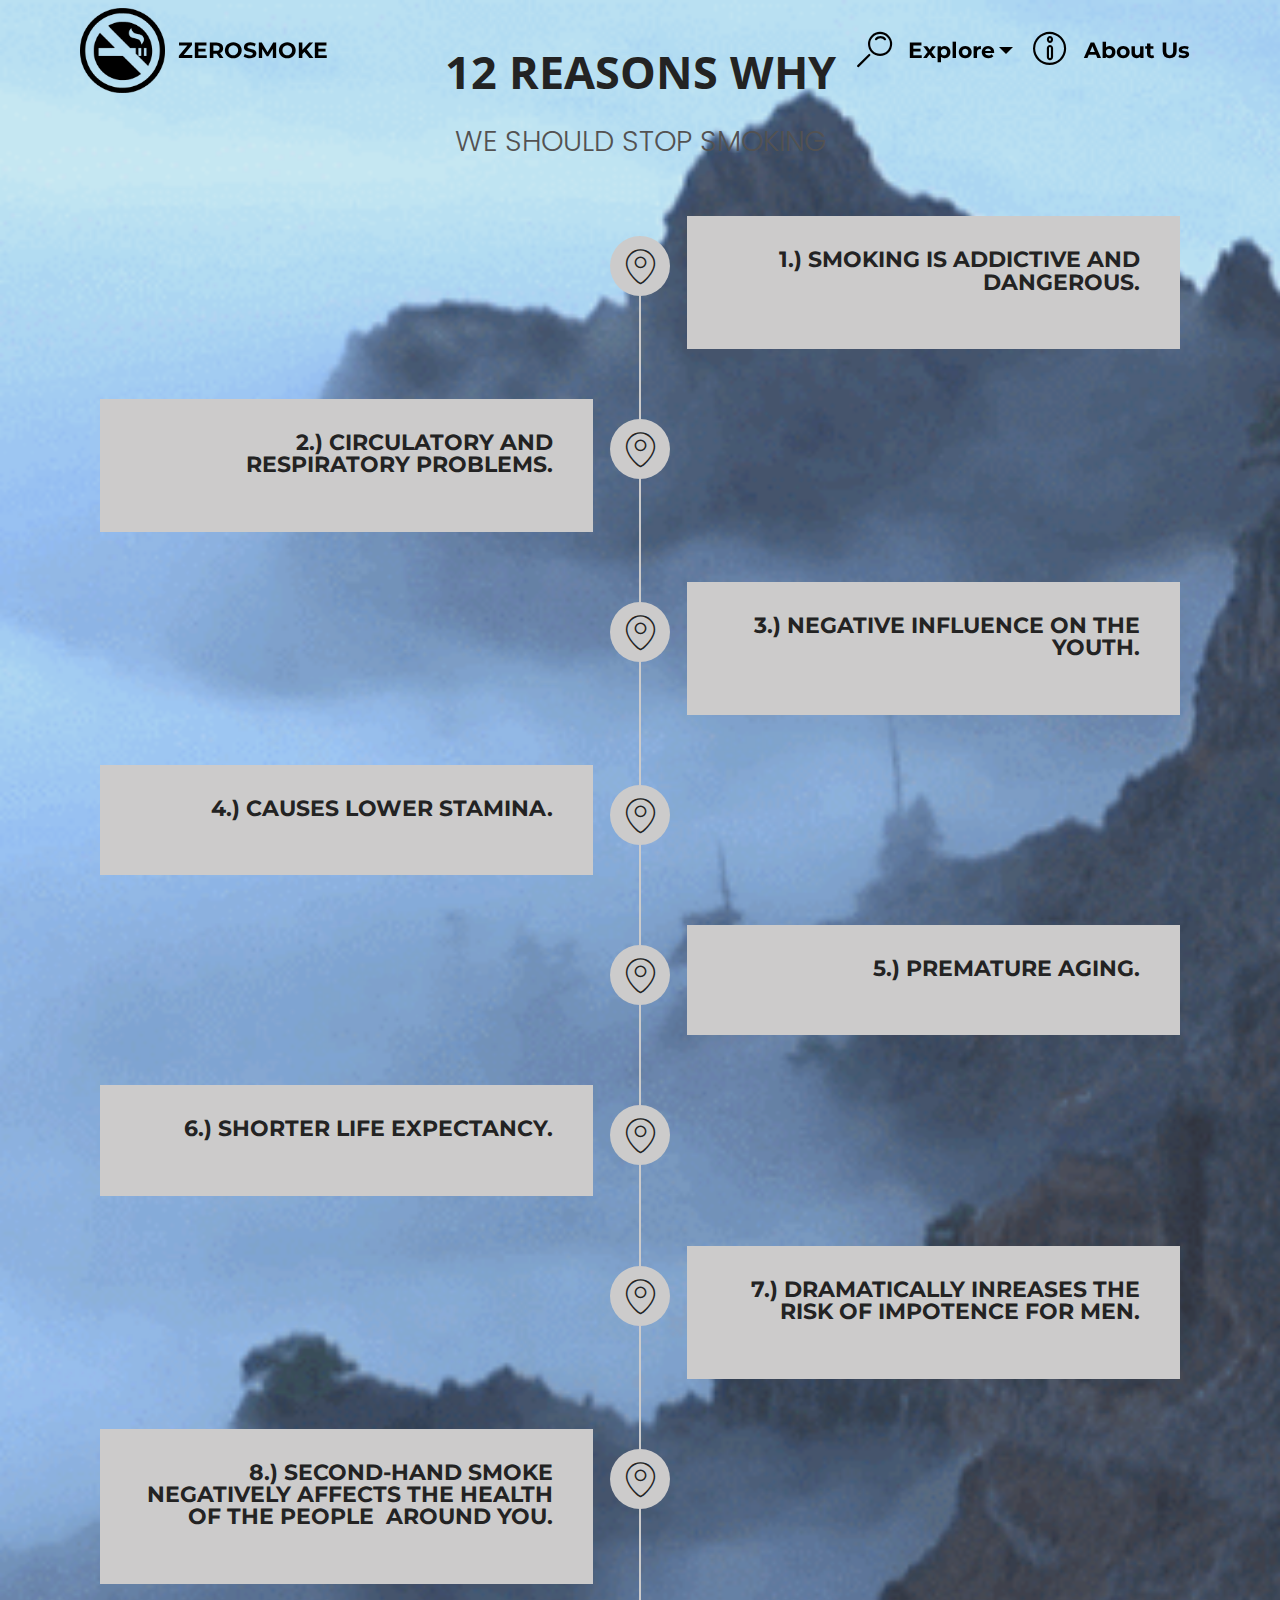
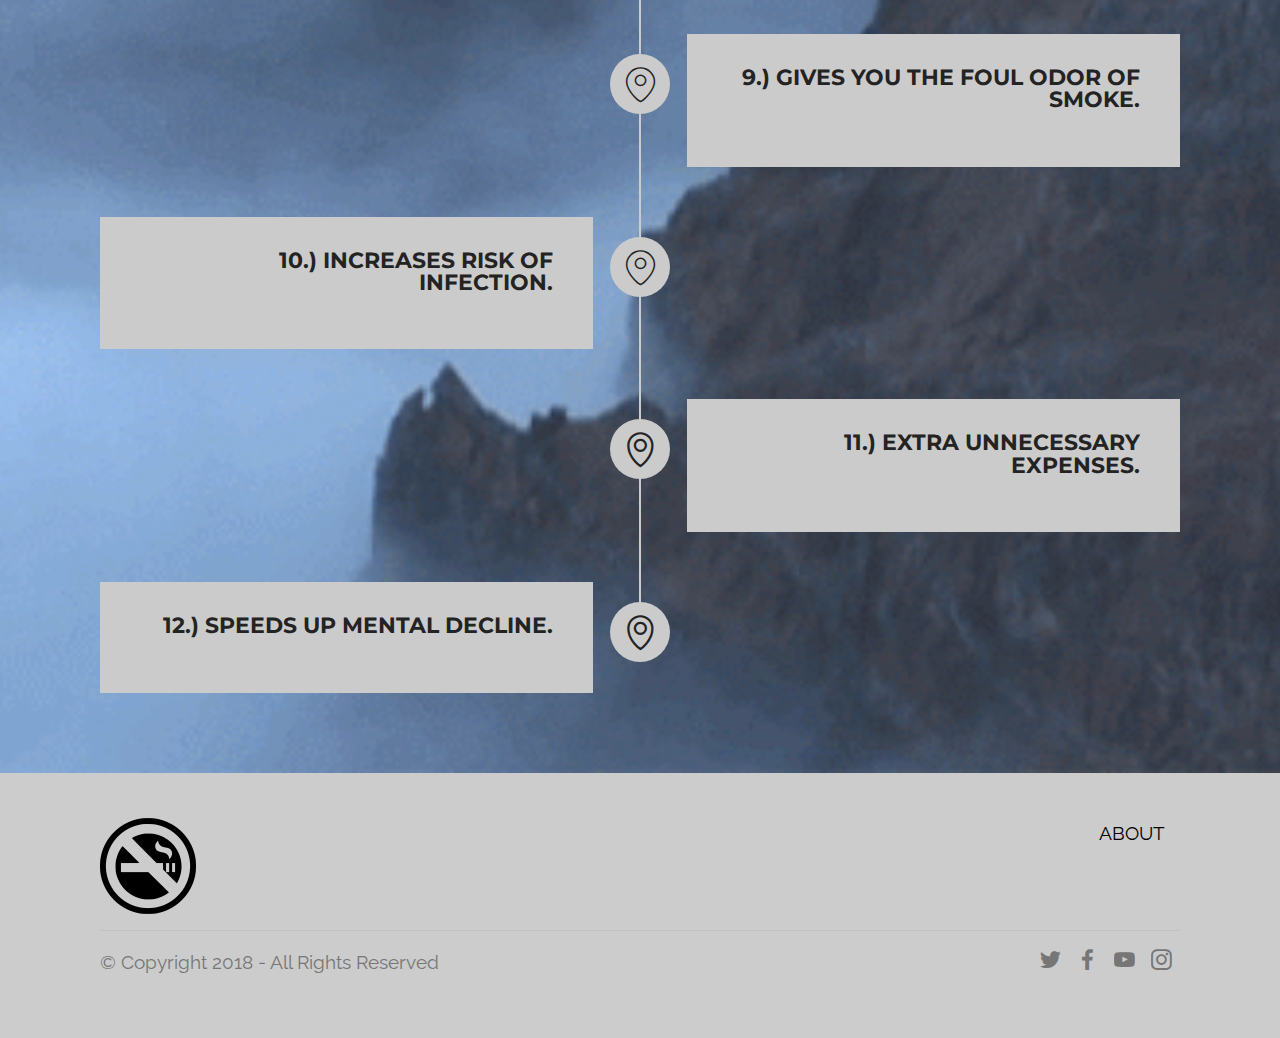
<file: page3.html>
<!DOCTYPE html>
<html >
<head>
  <!-- Site made with Mobirise Website Builder v4.8.1, https://mobirise.com -->
  <meta charset="UTF-8">
  <meta http-equiv="X-UA-Compatible" content="IE=edge">
  <meta name="generator" content="Mobirise v4.8.1, mobirise.com">
  <meta name="viewport" content="width=device-width, initial-scale=1, minimum-scale=1">
  <link rel="shortcut icon" href="assets/images/kisspng-smoking-ban-oklahoma-no-symbol-computer-icons-no-smoking-icon-5b248013812906.4280624315291187395291-124x124.png" type="image/x-icon">
  <meta name="description" content="Web Site Builder Description">
  <title>12RW</title>
  <link rel="stylesheet" href="assets/web/assets/mobirise-icons-bold/mobirise-icons-bold.css">
  <link rel="stylesheet" href="assets/web/assets/mobirise-icons/mobirise-icons.css">
  <link rel="stylesheet" href="assets/tether/tether.min.css">
  <link rel="stylesheet" href="assets/bootstrap/css/bootstrap.min.css">
  <link rel="stylesheet" href="assets/bootstrap/css/bootstrap-grid.min.css">
  <link rel="stylesheet" href="assets/bootstrap/css/bootstrap-reboot.min.css">
  <link rel="stylesheet" href="assets/dropdown/css/style.css">
  <link rel="stylesheet" href="assets/socicon/css/styles.css">
  <link rel="stylesheet" href="assets/theme/css/style.css">
  <link rel="stylesheet" href="assets/mobirise/css/mbr-additional.css" type="text/css">
  
  
  
</head>
<body>
  <section class="menu cid-r4yYIDxe67" once="menu" id="menu1-f">

    

    <nav class="navbar navbar-expand beta-menu navbar-dropdown align-items-center navbar-fixed-top navbar-toggleable-sm bg-color transparent">
        <button class="navbar-toggler navbar-toggler-right" type="button" data-toggle="collapse" data-target="#navbarSupportedContent" aria-controls="navbarSupportedContent" aria-expanded="false" aria-label="Toggle navigation">
            <div class="hamburger">
                <span></span>
                <span></span>
                <span></span>
                <span></span>
            </div>
        </button>
        <div class="menu-logo">
            <div class="navbar-brand">
                <span class="navbar-logo">
                    <a href="index.html#header2-5">
                         <img src="assets/images/kisspng-smoking-ban-oklahoma-no-symbol-computer-icons-no-smoking-icon-5b248013812906.4280624315291187395291-124x124.png" alt="Mobirise" title="" style="height: 5.3rem;">
                    </a>
                </span>
                <span class="navbar-caption-wrap"><a class="navbar-caption text-black display-4" href="index.html#header2-5">ZEROSMOKE</a></span>
            </div>
        </div>
        <div class="collapse navbar-collapse" id="navbarSupportedContent">
            <ul class="navbar-nav nav-dropdown nav-right" data-app-modern-menu="true"><li class="nav-item">
                    <a class="nav-link link text-black display-4" href="https://mobirise.com">
                        </a>
                </li>
                <li class="nav-item dropdown open"><a class="nav-link link dropdown-toggle text-black display-4" href="page1.html#features16-r" aria-expanded="true" data-toggle="dropdown-submenu"><span class="mbrib-search mbr-iconfont mbr-iconfont-btn"></span>
                        <strong>
                        Explore</strong></a><div class="dropdown-menu"><div class="dropdown"><a class="dropdown-item dropdown-toggle text-black display-4" href="page1.html#header10-10" aria-expanded="false" data-toggle="dropdown-submenu">Blogs</a><div class="dropdown-menu dropdown-submenu"><a class="dropdown-item text-black display-4" href="page1.html#header10-10" aria-expanded="false">For me?</a><a class="dropdown-item text-black display-4" href="page2.html" aria-expanded="false">For everyone?<br></a></div></div><a class="dropdown-item text-black display-4" href="index.html#gallery1-17" aria-expanded="false">Gallery</a><a class="dropdown-item text-black display-4" href="index.html#header1-c" aria-expanded="false">Quotes</a><a class="dropdown-item text-black display-4" href="index.html#progress-bars3-a" aria-expanded="false">Graphs</a><a class="dropdown-item text-black display-4" href="index.html#header1-11" aria-expanded="false">12RW</a><a class="dropdown-item text-black display-4" href="index.html#footer5-b" aria-expanded="false">Community</a></div></li><li class="nav-item"><a class="nav-link link text-black display-4" href="page6.html" aria-expanded="false"><span class="mbrib-info mbr-iconfont mbr-iconfont-btn"></span><strong>
                        
                        About Us
                    </strong></a></li></ul>
            
        </div>
    </nav>
</section>

<section class="engine"><a href="https://mobiri.se/k">develop free website</a></section><section class="timeline2 cid-r4z6fw6XqY" id="timeline2-r">

    

    <div class="mbr-overlay" style="opacity: 0.2; background-color: rgb(204, 204, 204);">
    </div>

    <div class="container align-center">
        <h2 class="mbr-section-title pb-3 mbr-fonts-style display-2"><strong>
            12 REASONS WHY</strong></h2>
        <h3 class="mbr-section-subtitle pb-5 mbr-fonts-style display-5">WE SHOULD STOP SMOKING</h3>

        <div class="container timelines-container" mbri-timelines="">
            <div class="row timeline-element reverse separline">      
                <span class="iconsBackground">
                    <span class="mbr-iconfont mbri-pin"></span>
                </span>          
                <div class="col-xs-12 col-md-6 align-left">
                    <div class="timeline-text-content">
                        <h4 class="mbr-timeline-title pb-3 mbr-fonts-style display-4"><strong>1.) SMOKING IS ADDICTIVE AND DANGEROUS.</strong></h4>
                        <p class="mbr-timeline-text mbr-fonts-style display-7"></p>
                     </div>
                </div>
            </div>

            <div class="row timeline-element  separline">
                <span class="iconsBackground">
                    <span class="mbr-iconfont mbri-pin"></span>
                </span>
                <div class="col-xs-12 col-md-6 align-left ">
                    <div class="timeline-text-content">
                        <h4 class="mbr-timeline-title pb-3 mbr-fonts-style display-4"><strong>2.) CIRCULATORY AND RESPIRATORY PROBLEMS.</strong></h4>
                        <p class="mbr-timeline-text mbr-fonts-style display-7"></p>
                    </div>
                </div>
            </div> 

            <div class="row timeline-element reverse separline">
                <span class="iconsBackground">
                    <span class="mbr-iconfont mbri-pin"></span>
                </span>
                <div class="col-xs-12 col-md-6 align-left">
                    <div class="timeline-text-content">
                        <h4 class="mbr-timeline-title pb-3 mbr-fonts-style display-4"><strong>3.) NEGATIVE INFLUENCE ON THE YOUTH.</strong></h4>      
                        <p class="mbr-timeline-text mbr-fonts-style display-7"></p>
                    </div>
                </div>
            </div>

            <div class="row timeline-element  separline">
                <span class="iconsBackground">
                    <span class="mbr-iconfont mbri-pin"></span>
                </span>
                <div class="col-xs-12 col-md-6 align-left ">
                    <div class="timeline-text-content">
                        <h4 class="mbr-timeline-title pb-3 mbr-fonts-style display-4"><strong>4.) CAUSES LOWER STAMINA.</strong></h4>
                        <p class="mbr-timeline-text mbr-fonts-style display-7"></p>
                    </div>
                </div>
            </div>

            <div class="row timeline-element reverse separline">
                <span class="iconsBackground">
                    <span class="mbr-iconfont mbri-pin"></span>
                </span>
                <div class="col-xs-12 col-md-6 align-left">
                    <div class="timeline-text-content">
                        <h4 class="mbr-timeline-title pb-3 mbr-fonts-style display-4"><strong>5.) PREMATURE AGING.</strong></h4>
                        <p class="mbr-timeline-text mbr-fonts-style display-7"></p>
                    </div>
                </div>
            </div>

            <div class="row timeline-element separline">
                <span class="iconsBackground">
                    <span class="mbr-iconfont mbri-pin"></span>
                </span>
                <div class="col-xs-12 col-md-6 align-left ">
                    <div class="timeline-text-content">
                        <h4 class="mbr-timeline-title pb-3 mbr-fonts-style display-4"><strong>6.) SHORTER LIFE EXPECTANCY.</strong></h4>
                        <p class="mbr-timeline-text mbr-fonts-style display-7"></p>
                    </div>
                </div>
            </div>

            <div class="row timeline-element reverse separline">
                <span class="iconsBackground">
                    <span class="mbr-iconfont mbri-pin"></span>
                </span>
                <div class="col-xs-12 col-md-6 align-left">
                    <div class="timeline-text-content">
                        <h4 class="mbr-timeline-title pb-3 mbr-fonts-style display-4"><strong>7.) DRAMATICALLY INREASES THE RISK OF IMPOTENCE FOR MEN.</strong></h4>
                        <p class="mbr-timeline-text mbr-fonts-style display-7"></p>
                    </div>
                </div>
            </div>

            <div class="row timeline-element separline">
                <span class="iconsBackground">
                    <span class="mbr-iconfont mbri-pin"></span>
                </span>
                <div class="col-xs-12 col-md-6 align-left ">
                    <div class="timeline-text-content">
                        <h4 class="mbr-timeline-title pb-3 mbr-fonts-style display-4"><strong>8.) SECOND-HAND SMOKE NEGATIVELY AFFECTS THE HEALTH OF THE PEOPLE &nbsp;AROUND YOU.</strong></h4>
                        <p class="mbr-timeline-text mbr-fonts-style display-7"></p>
                    </div>
                </div>
            </div>

            <div class="row timeline-element reverse separline">
                <span class="iconsBackground">
                    <span class="mbr-iconfont mbri-pin"></span>
                </span>
                <div class="col-xs-12 col-md-6 align-left">
                    <div class="timeline-text-content">
                        <h4 class="mbr-timeline-title pb-3 mbr-fonts-style display-4"><strong>9.) GIVES YOU THE FOUL ODOR OF SMOKE.</strong></h4>
                        <p class="mbr-timeline-text mbr-fonts-style display-7"></p>
                    </div>
                </div>
            </div>

            <div class="row timeline-element separline">
                <span class="iconsBackground">
                    <span class="mbr-iconfont mbri-pin"></span>
                </span>
                <div class="col-xs-12 col-md-6 align-left ">
                    <div class="timeline-text-content">
                        <h4 class="mbr-timeline-title pb-3 mbr-fonts-style display-4"><strong>10.) INCREASES RISK OF INFECTION.</strong></h4> 
                        <p class="mbr-timeline-text mbr-fonts-style display-7"></p>
                    </div>
                </div>
            </div>

            <div class="row timeline-element reverse separline">
                <span class="iconsBackground">
                    <span class="mbr-iconfont mbrib-pin"></span>
                </span>
                <div class="col-xs-12 col-md-6 align-left">
                    <div class="timeline-text-content">
                        <h4 class="mbr-timeline-title pb-3 mbr-fonts-style display-4"><strong>11.) EXTRA UNNECESSARY EXPENSES.</strong></h4>
                        <p class="mbr-timeline-text mbr-fonts-style display-7"></p>
                    </div>
                </div>
            </div>

            <div class="row timeline-element">
                <span class="iconsBackground">
                    <span class="mbr-iconfont mbrib-pin"></span>
                </span>
                <div class="col-xs-12 col-md-6 align-left ">
                    <div class="timeline-text-content">
                        <h4 class="mbr-timeline-title pb-3 mbr-fonts-style display-4"><strong>12.) SPEEDS UP MENTAL DECLINE.</strong></h4>
                        <p class="mbr-timeline-text mbr-fonts-style display-7"></p>
                    </div>
                </div>
            </div>
        </div>
    </div>
</section>

<section class="cid-r4Aen8cGJz" id="footer5-1t">

    

    

    <div class="container">
        <div class="media-container-row">
            <div class="col-md-3">
                <div class="media-wrap">
                    <a href="index.html#header2-5">
                       <img src="assets/images/kisspng-smoking-ban-oklahoma-no-symbol-computer-icons-no-smoking-icon-5b248013812906.4280624315291187395291-192x192.png" alt="Mobirise" title="">
                    </a>
                </div>
            </div>
            <div class="col-md-9">
                <p class="mbr-text align-right links mbr-fonts-style display-7">
                    <a href="https://smokefree.gov/" class="text-black">ABOUT</a>&nbsp; &nbsp;</p>
            </div>
        </div>
        <div class="footer-lower">
            <div class="media-container-row">
                <div class="col-md-12">
                    <hr>
                </div>
            </div>
            <div class="media-container-row mbr-white">
                <div class="col-md-6 copyright">
                    <p class="mbr-text mbr-fonts-style display-7">
                        © Copyright 2018 - All Rights Reserved
                    </p>
                </div>
                <div class="col-md-6">
                    <div class="social-list align-right">
                        <div class="soc-item">
                            <a href="https://twitter.com/SmokefreeUs" target="_blank">
                                <span class="mbr-iconfont mbr-iconfont-social socicon-twitter socicon"></span>
                            </a>
                        </div>
                        <div class="soc-item">
                            <a href="https://web.facebook.com/smokefreephilippines/" target="_blank">
                                <span class="mbr-iconfont mbr-iconfont-social socicon-facebook socicon"></span>
                            </a>
                        </div>
                        <div class="soc-item">
                            <a href="https://www.youtube.com/watch?v=D8gygc4boZA" target="_blank">
                                <span class="mbr-iconfont mbr-iconfont-social socicon-youtube socicon"></span>
                            </a>
                        </div>
                        <div class="soc-item">
                            <a href="https://instagram.com/mobirise" target="_blank">
                                <span class="socicon-instagram socicon mbr-iconfont mbr-iconfont-social"></span>
                            </a>
                        </div>
                        
                        
                    </div>
                </div>
            </div>
        </div>
    </div>
</section>


  <script src="assets/web/assets/jquery/jquery.min.js"></script>
  <script src="assets/popper/popper.min.js"></script>
  <script src="assets/tether/tether.min.js"></script>
  <script src="assets/bootstrap/js/bootstrap.min.js"></script>
  <script src="assets/dropdown/js/script.min.js"></script>
  <script src="assets/touchswipe/jquery.touch-swipe.min.js"></script>
  <script src="assets/smoothscroll/smooth-scroll.js"></script>
  <script src="assets/theme/js/script.js"></script>
  
  
</body>
</html>
</file>
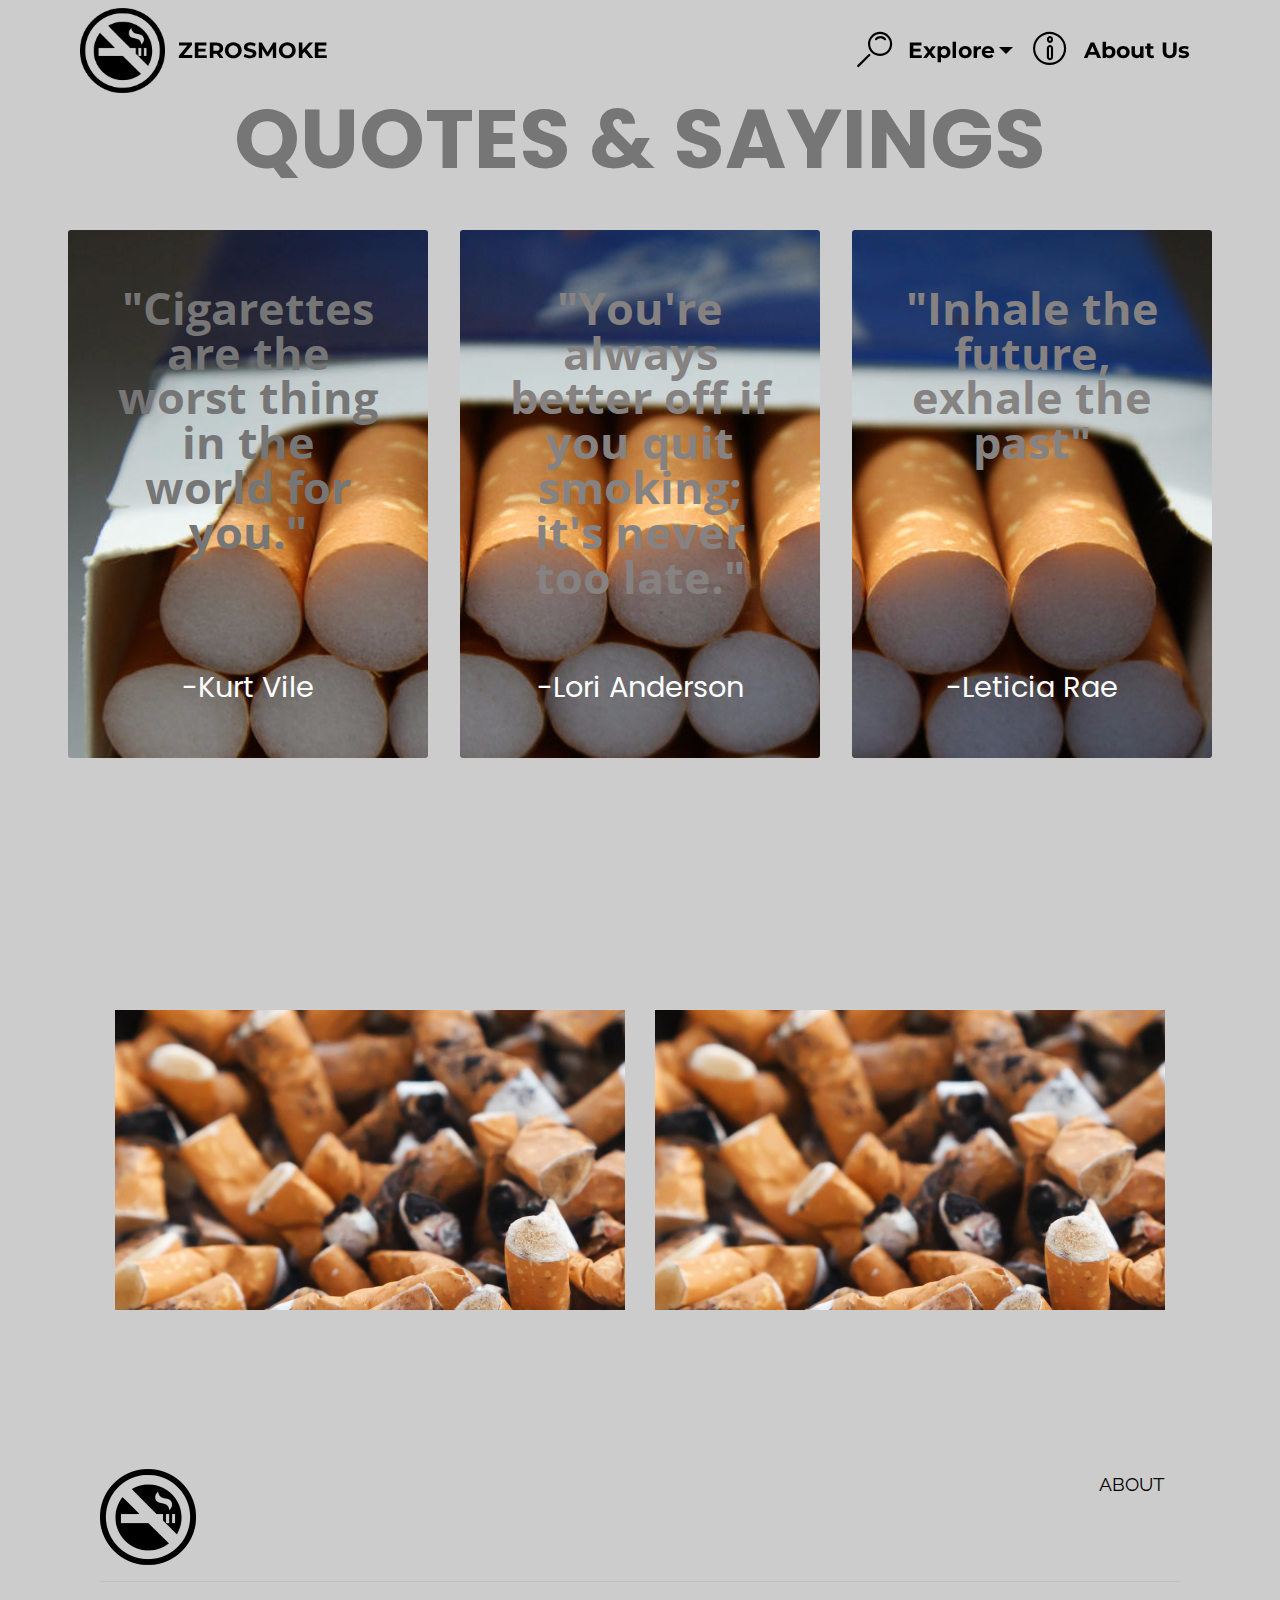
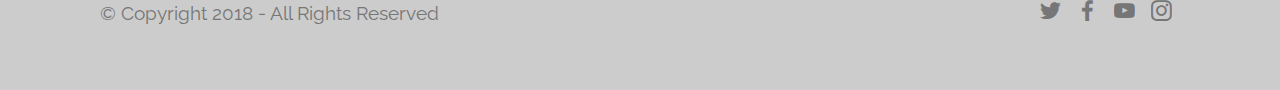
<file: page5.html>
<!DOCTYPE html>
<html >
<head>
  <!-- Site made with Mobirise Website Builder v4.8.1, https://mobirise.com -->
  <meta charset="UTF-8">
  <meta http-equiv="X-UA-Compatible" content="IE=edge">
  <meta name="generator" content="Mobirise v4.8.1, mobirise.com">
  <meta name="viewport" content="width=device-width, initial-scale=1, minimum-scale=1">
  <link rel="shortcut icon" href="assets/images/kisspng-smoking-ban-oklahoma-no-symbol-computer-icons-no-smoking-icon-5b248013812906.4280624315291187395291-124x124.png" type="image/x-icon">
  <meta name="description" content="Website Maker Description">
  <title>Quotes</title>
  <link rel="stylesheet" href="assets/web/assets/mobirise-icons-bold/mobirise-icons-bold.css">
  <link rel="stylesheet" href="assets/web/assets/mobirise-icons/mobirise-icons.css">
  <link rel="stylesheet" href="assets/tether/tether.min.css">
  <link rel="stylesheet" href="assets/bootstrap/css/bootstrap.min.css">
  <link rel="stylesheet" href="assets/bootstrap/css/bootstrap-grid.min.css">
  <link rel="stylesheet" href="assets/bootstrap/css/bootstrap-reboot.min.css">
  <link rel="stylesheet" href="assets/socicon/css/styles.css">
  <link rel="stylesheet" href="assets/dropdown/css/style.css">
  <link rel="stylesheet" href="assets/theme/css/style.css">
  <link rel="stylesheet" href="assets/mobirise/css/mbr-additional.css" type="text/css">
  
  
  
</head>
<body>
  <section class="menu cid-r4yYIDxe67" once="menu" id="menu1-h">

    

    <nav class="navbar navbar-expand beta-menu navbar-dropdown align-items-center navbar-fixed-top navbar-toggleable-sm bg-color transparent">
        <button class="navbar-toggler navbar-toggler-right" type="button" data-toggle="collapse" data-target="#navbarSupportedContent" aria-controls="navbarSupportedContent" aria-expanded="false" aria-label="Toggle navigation">
            <div class="hamburger">
                <span></span>
                <span></span>
                <span></span>
                <span></span>
            </div>
        </button>
        <div class="menu-logo">
            <div class="navbar-brand">
                <span class="navbar-logo">
                    <a href="index.html#header2-5">
                         <img src="assets/images/kisspng-smoking-ban-oklahoma-no-symbol-computer-icons-no-smoking-icon-5b248013812906.4280624315291187395291-124x124.png" alt="Mobirise" title="" style="height: 5.3rem;">
                    </a>
                </span>
                <span class="navbar-caption-wrap"><a class="navbar-caption text-black display-4" href="index.html#header2-5">ZEROSMOKE</a></span>
            </div>
        </div>
        <div class="collapse navbar-collapse" id="navbarSupportedContent">
            <ul class="navbar-nav nav-dropdown nav-right" data-app-modern-menu="true"><li class="nav-item">
                    <a class="nav-link link text-black display-4" href="https://mobirise.com">
                        </a>
                </li>
                <li class="nav-item dropdown open"><a class="nav-link link dropdown-toggle text-black display-4" href="page1.html#features16-r" aria-expanded="true" data-toggle="dropdown-submenu"><span class="mbrib-search mbr-iconfont mbr-iconfont-btn"></span>
                        <strong>
                        Explore</strong></a><div class="dropdown-menu"><div class="dropdown"><a class="dropdown-item dropdown-toggle text-black display-4" href="page1.html#header10-10" aria-expanded="false" data-toggle="dropdown-submenu">Blogs</a><div class="dropdown-menu dropdown-submenu"><a class="dropdown-item text-black display-4" href="page1.html#header10-10" aria-expanded="false">For me?</a><a class="dropdown-item text-black display-4" href="page2.html" aria-expanded="false">For everyone?<br></a></div></div><a class="dropdown-item text-black display-4" href="index.html#gallery1-17" aria-expanded="false">Gallery</a><a class="dropdown-item text-black display-4" href="index.html#header1-c" aria-expanded="false">Quotes</a><a class="dropdown-item text-black display-4" href="index.html#progress-bars3-a" aria-expanded="false">Graphs</a><a class="dropdown-item text-black display-4" href="index.html#header1-11" aria-expanded="false">12RW</a><a class="dropdown-item text-black display-4" href="index.html#footer5-b" aria-expanded="false">Community</a></div></li><li class="nav-item"><a class="nav-link link text-black display-4" href="page6.html" aria-expanded="false"><span class="mbrib-info mbr-iconfont mbr-iconfont-btn"></span><strong>
                        
                        About Us
                    </strong></a></li></ul>
            
        </div>
    </nav>
</section>

<section class="engine"><a href="https://mobiri.se/b">how to create your own site</a></section><section class="features13 cid-r4z4WXAj7N" id="features13-p">

    

    
    <div class="container">
        <h2 class="mbr-section-title pb-3 mbr-fonts-style display-1"><strong>QUOTES &amp; SAYINGS</strong></h2>

        <div class="media-container-row container">
            <div class="card col-12 col-md-6 p-5 m-3 align-center col-lg-4">
                <div class="card-img">
                    <img src="assets/images/mbr-1-1200x800.jpg" alt="Mobirise" title="">
                </div>
                <h4 class="card-title py-2 mbr-fonts-style display-2"><div><strong>
"Cigarettes are the worst thing in the world for you."
</strong></div><div><strong><br></strong><div><br></div></div></h4>
                <p class="mbr-text mbr-fonts-style display-5">-Kurt Vile</p>
            </div>
            <div class="card col-12 col-md-6 p-5 m-3 align-center col-lg-4">
                <div class="card-img">
                    <img src="assets/images/mbr-2-1200x800.jpg" alt="Mobirise" title="">
                </div>
                <h4 class="card-title py-2 mbr-fonts-style display-2"><strong>"You're always better off if you quit smoking; it's never too late." 
</strong><div><br></div></h4>
                <p class="mbr-text mbr-fonts-style display-5">-Lori Anderson</p>
            </div>
            <div class="card col-12 col-md-6 p-5 m-3 align-center col-lg-4">
                <div class="card-img">
                    <img src="assets/images/mbr-3-1200x800.jpg" alt="Mobirise" title="">
                </div>
                <h4 class="card-title py-2 mbr-fonts-style display-2"><strong>"Inhale the future, exhale the past"<br></strong><br><strong><br><br></strong><br></h4>
                <p class="mbr-text mbr-fonts-style display-5">-Leticia Rae</p>
            </div>    
        </div>
</div></section>

<section class="features15 cid-r4z4XK4oKs" id="features15-q">

    

    
    <div class="container">
        
        

        <div class="media-container-row container pt-5 mt-2">

            <div class="col-12 col-md-6 mb-4">
                <div class="card flip-card p-5 align-center">
                    <div class="card-front card_cont">
                        <img src="assets/images/mbr-7-1200x800.jpg" alt="Mobirise" title="">
                    </div>
                    <div class="card_back card_cont">
                        <h4 class="card-title display-5 py-2 mbr-fonts-style"><br>"Avoid using cigarettes, alcohol, and drugs as alternatives to being an interesting person."</h4>
                        <p class="mbr-text mbr-fonts-style display-7">-Marilyn vos Savant</p>
                    </div>
                </div>
            </div>

            <div class="col-12 col-md-6 mb-4">
                
                <div class="card flip-card p-5 align-center">
                    <div class="card-front card_cont">
                        <img src="assets/images/mbr-7-1200x800.jpg" alt="Mobirise" title="">
                    </div>
                    <div class="card_back card_cont">
                        <h4 class="card-title py-2 mbr-fonts-style display-5"><div>"Impotence is one of the major hazards of cigarette smoking." 
</div><div>
</div></h4>
                        <p class="mbr-text mbr-fonts-style display-7">-Lori Anderson</p>
                    </div>
                </div>
            </div>
            
            

            
        </div>
</div></section>

<section class="cid-r4AekylOB1" id="footer5-1s">

    

    

    <div class="container">
        <div class="media-container-row">
            <div class="col-md-3">
                <div class="media-wrap">
                    <a href="index.html#header2-5">
                       <img src="assets/images/kisspng-smoking-ban-oklahoma-no-symbol-computer-icons-no-smoking-icon-5b248013812906.4280624315291187395291-192x192.png" alt="Mobirise" title="">
                    </a>
                </div>
            </div>
            <div class="col-md-9">
                <p class="mbr-text align-right links mbr-fonts-style display-7">
                    <a href="https://smokefree.gov/" class="text-black">ABOUT</a>&nbsp; &nbsp;</p>
            </div>
        </div>
        <div class="footer-lower">
            <div class="media-container-row">
                <div class="col-md-12">
                    <hr>
                </div>
            </div>
            <div class="media-container-row mbr-white">
                <div class="col-md-6 copyright">
                    <p class="mbr-text mbr-fonts-style display-7">
                        © Copyright 2018 - All Rights Reserved
                    </p>
                </div>
                <div class="col-md-6">
                    <div class="social-list align-right">
                        <div class="soc-item">
                            <a href="https://twitter.com/SmokefreeUs" target="_blank">
                                <span class="mbr-iconfont mbr-iconfont-social socicon-twitter socicon"></span>
                            </a>
                        </div>
                        <div class="soc-item">
                            <a href="https://web.facebook.com/smokefreephilippines/" target="_blank">
                                <span class="mbr-iconfont mbr-iconfont-social socicon-facebook socicon"></span>
                            </a>
                        </div>
                        <div class="soc-item">
                            <a href="https://www.youtube.com/watch?v=D8gygc4boZA" target="_blank">
                                <span class="mbr-iconfont mbr-iconfont-social socicon-youtube socicon"></span>
                            </a>
                        </div>
                        <div class="soc-item">
                            <a href="https://instagram.com/mobirise" target="_blank">
                                <span class="socicon-instagram socicon mbr-iconfont mbr-iconfont-social"></span>
                            </a>
                        </div>
                        
                        
                    </div>
                </div>
            </div>
        </div>
    </div>
</section>


  <script src="assets/web/assets/jquery/jquery.min.js"></script>
  <script src="assets/popper/popper.min.js"></script>
  <script src="assets/tether/tether.min.js"></script>
  <script src="assets/bootstrap/js/bootstrap.min.js"></script>
  <script src="assets/touchswipe/jquery.touch-swipe.min.js"></script>
  <script src="assets/mbr-flip-card/mbr-flip-card.js"></script>
  <script src="assets/smoothscroll/smooth-scroll.js"></script>
  <script src="assets/dropdown/js/script.min.js"></script>
  <script src="assets/theme/js/script.js"></script>
  
  
</body>
</html>
</file>
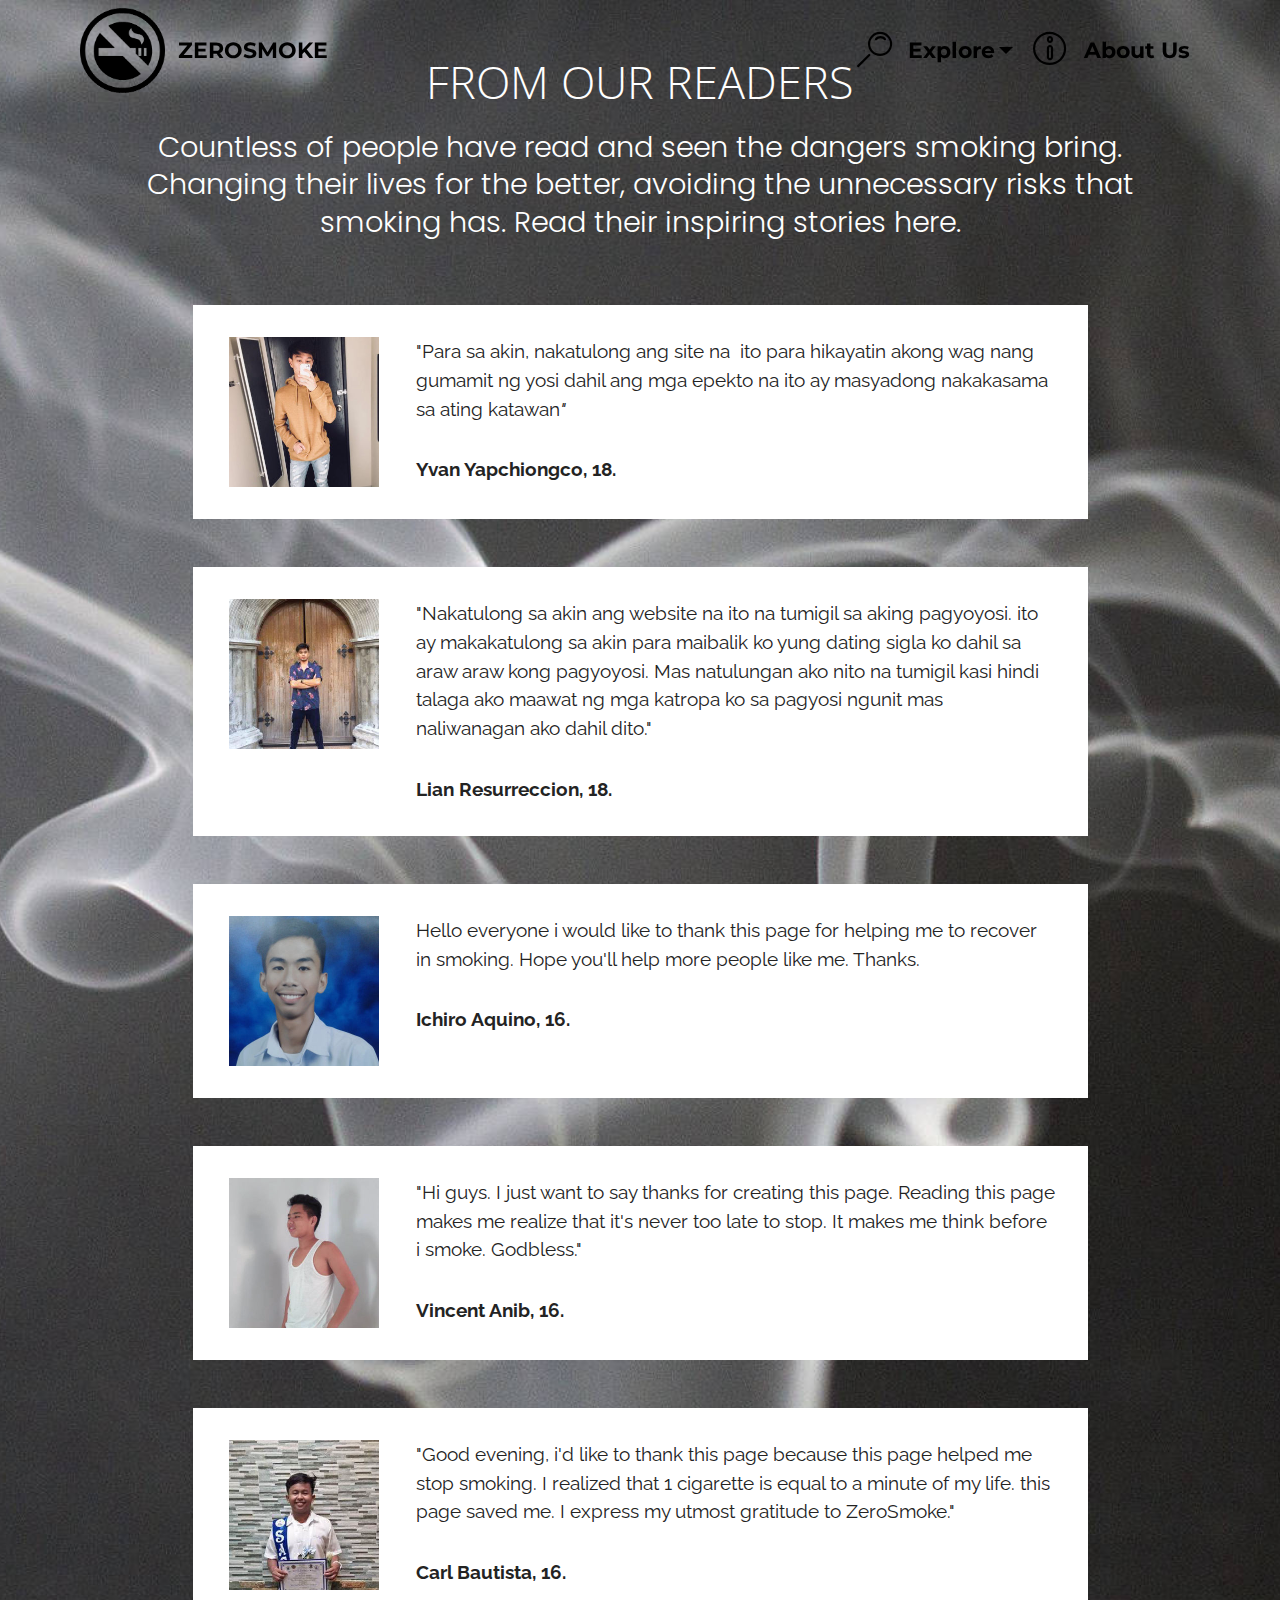
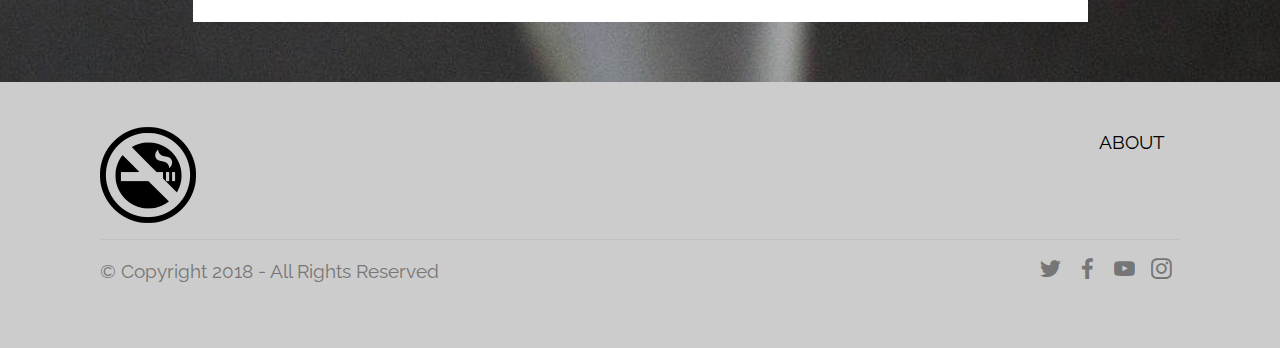
<file: page7.html>
<!DOCTYPE html>
<html >
<head>
  <!-- Site made with Mobirise Website Builder v4.8.1, https://mobirise.com -->
  <meta charset="UTF-8">
  <meta http-equiv="X-UA-Compatible" content="IE=edge">
  <meta name="generator" content="Mobirise v4.8.1, mobirise.com">
  <meta name="viewport" content="width=device-width, initial-scale=1, minimum-scale=1">
  <link rel="shortcut icon" href="assets/images/kisspng-smoking-ban-oklahoma-no-symbol-computer-icons-no-smoking-icon-5b248013812906.4280624315291187395291-124x124.png" type="image/x-icon">
  <meta name="description" content="Web Page Creator Description">
  <title>Commmunity</title>
  <link rel="stylesheet" href="assets/web/assets/mobirise-icons-bold/mobirise-icons-bold.css">
  <link rel="stylesheet" href="assets/web/assets/mobirise-icons/mobirise-icons.css">
  <link rel="stylesheet" href="assets/tether/tether.min.css">
  <link rel="stylesheet" href="assets/bootstrap/css/bootstrap.min.css">
  <link rel="stylesheet" href="assets/bootstrap/css/bootstrap-grid.min.css">
  <link rel="stylesheet" href="assets/bootstrap/css/bootstrap-reboot.min.css">
  <link rel="stylesheet" href="assets/dropdown/css/style.css">
  <link rel="stylesheet" href="assets/socicon/css/styles.css">
  <link rel="stylesheet" href="assets/theme/css/style.css">
  <link rel="stylesheet" href="assets/mobirise/css/mbr-additional.css" type="text/css">
  
  
  
</head>
<body>
  <section class="menu cid-r4yYIDxe67" once="menu" id="menu1-u">

    

    <nav class="navbar navbar-expand beta-menu navbar-dropdown align-items-center navbar-fixed-top navbar-toggleable-sm bg-color transparent">
        <button class="navbar-toggler navbar-toggler-right" type="button" data-toggle="collapse" data-target="#navbarSupportedContent" aria-controls="navbarSupportedContent" aria-expanded="false" aria-label="Toggle navigation">
            <div class="hamburger">
                <span></span>
                <span></span>
                <span></span>
                <span></span>
            </div>
        </button>
        <div class="menu-logo">
            <div class="navbar-brand">
                <span class="navbar-logo">
                    <a href="index.html#header2-5">
                         <img src="assets/images/kisspng-smoking-ban-oklahoma-no-symbol-computer-icons-no-smoking-icon-5b248013812906.4280624315291187395291-124x124.png" alt="Mobirise" title="" style="height: 5.3rem;">
                    </a>
                </span>
                <span class="navbar-caption-wrap"><a class="navbar-caption text-black display-4" href="index.html#header2-5">ZEROSMOKE</a></span>
            </div>
        </div>
        <div class="collapse navbar-collapse" id="navbarSupportedContent">
            <ul class="navbar-nav nav-dropdown nav-right" data-app-modern-menu="true"><li class="nav-item">
                    <a class="nav-link link text-black display-4" href="https://mobirise.com">
                        </a>
                </li>
                <li class="nav-item dropdown open"><a class="nav-link link dropdown-toggle text-black display-4" href="page1.html#features16-r" aria-expanded="true" data-toggle="dropdown-submenu"><span class="mbrib-search mbr-iconfont mbr-iconfont-btn"></span>
                        <strong>
                        Explore</strong></a><div class="dropdown-menu"><div class="dropdown"><a class="dropdown-item dropdown-toggle text-black display-4" href="page1.html#header10-10" aria-expanded="false" data-toggle="dropdown-submenu">Blogs</a><div class="dropdown-menu dropdown-submenu"><a class="dropdown-item text-black display-4" href="page1.html#header10-10" aria-expanded="false">For me?</a><a class="dropdown-item text-black display-4" href="page2.html" aria-expanded="false">For everyone?<br></a></div></div><a class="dropdown-item text-black display-4" href="index.html#gallery1-17" aria-expanded="false">Gallery</a><a class="dropdown-item text-black display-4" href="index.html#header1-c" aria-expanded="false">Quotes</a><a class="dropdown-item text-black display-4" href="index.html#progress-bars3-a" aria-expanded="false">Graphs</a><a class="dropdown-item text-black display-4" href="index.html#header1-11" aria-expanded="false">12RW</a><a class="dropdown-item text-black display-4" href="index.html#footer5-b" aria-expanded="false">Community</a></div></li><li class="nav-item"><a class="nav-link link text-black display-4" href="page6.html" aria-expanded="false"><span class="mbrib-info mbr-iconfont mbr-iconfont-btn"></span><strong>
                        
                        About Us
                    </strong></a></li></ul>
            
        </div>
    </nav>
</section>

<section class="engine"><a href="https://mobiri.se/t">free amp template</a></section><section class="testimonials4 cid-r4zBV7fWM3" id="testimonials4-z">

  

  
  <div class="container">
    <h2 class="pb-3 mbr-fonts-style mbr-white align-center display-2">
        FROM OUR READERS</h2>
    <h3 class="mbr-section-subtitle mbr-light pb-3 mbr-fonts-style mbr-white align-center display-5">Countless of people have read and seen the dangers smoking bring. Changing their lives for the better, avoiding the unnecessary risks that smoking has. Read their inspiring stories here.</h3>
    <div class="col-md-10 testimonials-container"> 
      

      
    <div class="testimonials-item">
        <div class="user row">
          <div class="col-lg-3 col-md-4">
            <div class="user_image">
              <img src="assets/images/29356954-1590025314384593-7246772579997858184-n-300x300.jpg" alt="" title="">
            </div>
          </div>
          <div class="testimonials-caption col-lg-9 col-md-8">
            <div class="user_text ">
              <p class="mbr-fonts-style  display-7">"Para sa akin, nakatulong ang site na &nbsp;ito para hikayatin akong wag nang gumamit ng yosi dahil ang mga epekto na ito ay masyadong nakakasama sa ating katawan<em>"</em>
              </p>
            </div>
            <div class="user_name mbr-bold mbr-fonts-style align-left pt-3 display-7">
                 Yvan Yapchiongco, 18.</div>
            
          </div>
        </div>
      </div><div class="testimonials-item">
        <div class="user row">
          <div class="col-lg-3 col-md-4">
            <div class="user_image">
              <img src="assets/images/42397420-341030566441280-5170702099633143808-n-280x280.jpg" alt="" title="">
            </div>
          </div>
          <div class="testimonials-caption col-lg-9 col-md-8">
            <div class="user_text">
              <p class="mbr-fonts-style  display-7">"Nakatulong sa akin ang website na ito na tumigil sa aking pagyoyosi. ito ay makakatulong sa akin para maibalik ko yung dating sigla ko dahil sa araw araw kong pagyoyosi. Mas natulungan ako nito na tumigil kasi hindi talaga ako maawat ng mga katropa ko sa pagyosi ngunit mas naliwanagan ako dahil dito."</p>
            </div>
            <div class="user_name mbr-bold mbr-fonts-style align-left pt-3 display-7">
                 Lian Resurreccion, 18.</div>
            
          </div>
        </div>
      </div><div class="testimonials-item">
        <div class="user row">
          <div class="col-lg-3 col-md-4">
            <div class="user_image">
              <img src="assets/images/ichiro-300x400.jpg" alt="" title="">
            </div>
          </div>
          <div class="testimonials-caption col-lg-9 col-md-8">
            <div class="user_text">
              <p class="mbr-fonts-style  display-7">Hello everyone i would like to thank this page for helping me to recover in smoking. Hope you'll help more people like me. Thanks.</p>
            </div>
            <div class="user_name mbr-bold mbr-fonts-style align-left pt-3 display-7">
                 Ichiro Aquino, 16.</div>
            
          </div>
        </div>
      </div><div class="testimonials-item">
        <div class="user row">
          <div class="col-lg-3 col-md-4">
            <div class="user_image">
              <img src="assets/images/rio-300x532.jpg" alt="" title="">
            </div>
          </div>
          <div class="testimonials-caption col-lg-9 col-md-8">
            <div class="user_text">
              <p class="mbr-fonts-style  display-7">"Hi guys. I just want to say thanks for creating this page. Reading this page makes me realize that it's never too late to stop. It makes me think before i smoke. Godbless."</p>
            </div>
            <div class="user_name mbr-bold mbr-fonts-style align-left pt-3 display-7">
                 Vincent Anib, 16.</div>
            
          </div>
        </div>
      </div><div class="testimonials-item">
        <div class="user row">
          <div class="col-lg-3 col-md-4">
            <div class="user_image">
              <img src="assets/images/42512539-2315082018521291-1104971613540974592-n-280x496.jpg" alt="" title="">
            </div>
          </div>
          <div class="testimonials-caption col-lg-9 col-md-8">
            <div class="user_text">
              <p class="mbr-fonts-style  display-7">"Good evening, i'd like to thank this page because this page helped me stop smoking. I realized that 1 cigarette is equal to a minute of my life. this page saved me. I express my utmost gratitude to ZeroSmoke."</p>
            </div>
            <div class="user_name mbr-bold mbr-fonts-style align-left pt-3 display-7">
                 Carl Bautista, 16.</div>
            
          </div>
        </div>
      </div></div>
  </div>
</section>

<section class="cid-r4Aes5SSq3" id="footer5-1u">

    

    

    <div class="container">
        <div class="media-container-row">
            <div class="col-md-3">
                <div class="media-wrap">
                    <a href="index.html#header2-5">
                       <img src="assets/images/kisspng-smoking-ban-oklahoma-no-symbol-computer-icons-no-smoking-icon-5b248013812906.4280624315291187395291-192x192.png" alt="Mobirise" title="">
                    </a>
                </div>
            </div>
            <div class="col-md-9">
                <p class="mbr-text align-right links mbr-fonts-style display-7">
                    <a href="https://smokefree.gov/" class="text-black">ABOUT</a>&nbsp; &nbsp;</p>
            </div>
        </div>
        <div class="footer-lower">
            <div class="media-container-row">
                <div class="col-md-12">
                    <hr>
                </div>
            </div>
            <div class="media-container-row mbr-white">
                <div class="col-md-6 copyright">
                    <p class="mbr-text mbr-fonts-style display-7">
                        © Copyright 2018 - All Rights Reserved
                    </p>
                </div>
                <div class="col-md-6">
                    <div class="social-list align-right">
                        <div class="soc-item">
                            <a href="https://twitter.com/SmokefreeUs" target="_blank">
                                <span class="mbr-iconfont mbr-iconfont-social socicon-twitter socicon"></span>
                            </a>
                        </div>
                        <div class="soc-item">
                            <a href="https://web.facebook.com/smokefreephilippines/" target="_blank">
                                <span class="mbr-iconfont mbr-iconfont-social socicon-facebook socicon"></span>
                            </a>
                        </div>
                        <div class="soc-item">
                            <a href="https://www.youtube.com/watch?v=D8gygc4boZA" target="_blank">
                                <span class="mbr-iconfont mbr-iconfont-social socicon-youtube socicon"></span>
                            </a>
                        </div>
                        <div class="soc-item">
                            <a href="https://instagram.com/mobirise" target="_blank">
                                <span class="socicon-instagram socicon mbr-iconfont mbr-iconfont-social"></span>
                            </a>
                        </div>
                        
                        
                    </div>
                </div>
            </div>
        </div>
    </div>
</section>


  <script src="assets/web/assets/jquery/jquery.min.js"></script>
  <script src="assets/popper/popper.min.js"></script>
  <script src="assets/tether/tether.min.js"></script>
  <script src="assets/bootstrap/js/bootstrap.min.js"></script>
  <script src="assets/dropdown/js/script.min.js"></script>
  <script src="assets/touchswipe/jquery.touch-swipe.min.js"></script>
  <script src="assets/smoothscroll/smooth-scroll.js"></script>
  <script src="assets/theme/js/script.js"></script>
  
  
</body>
</html>
</file>
<file: assets/web/assets/mobirise-icons-bold/mobirise-icons-bold.css>
@font-face {
  font-family: 'mobirise-icons-bold';
  src:  url('mobirise-icons-bold.eot?m1l4yr');
  src:  url('mobirise-icons-bold.eot?m1l4yr#iefix') format('embedded-opentype'),
    url('mobirise-icons-bold.ttf?m1l4yr') format('truetype'),
    url('mobirise-icons-bold.woff?m1l4yr') format('woff'),
    url('mobirise-icons-bold.svg?m1l4yr#mobirise-icons-bold') format('svg');
  font-weight: normal;
  font-style: normal;
}

[class^="mbrib-"], [class*="mbrib-"] {
  /* use !important to prevent issues with browser extensions that change fonts */
  font-family: 'mobirise-icons-bold' !important;
  speak: none;
  font-style: normal;
  font-weight: normal;
  font-variant: normal;
  text-transform: none;
  line-height: 1;

  /* Better Font Rendering =========== */
  -webkit-font-smoothing: antialiased;
  -moz-osx-font-smoothing: grayscale;
}

.mbrib-add-submenu:before {
  content: "\e900";
}
.mbrib-alert:before {
  content: "\e901";
}
.mbrib-align-center:before {
  content: "\e902";
}
.mbrib-align-justify:before {
  content: "\e903";
}
.mbrib-align-left:before {
  content: "\e904";
}
.mbrib-align-right:before {
  content: "\e905";
}
.mbrib-android:before {
  content: "\e906";
}
.mbrib-apple:before {
  content: "\e907";
}
.mbrib-arrow-down:before {
  content: "\e908";
}
.mbrib-arrow-next:before {
  content: "\e909";
}
.mbrib-arrow-prev:before {
  content: "\e90a";
}
.mbrib-arrow-up:before {
  content: "\e90b";
}
.mbrib-bold:before {
  content: "\e90c";
}
.mbrib-bookmark:before {
  content: "\e90d";
}
.mbrib-bootstrap:before {
  content: "\e90e";
}
.mbrib-briefcase:before {
  content: "\e90f";
}
.mbrib-browse:before {
  content: "\e910";
}
.mbrib-bulleted-list:before {
  content: "\e911";
}
.mbrib-calendar:before {
  content: "\e912";
}
.mbrib-camera:before {
  content: "\e913";
}
.mbrib-cart-add:before {
  content: "\e914";
}
.mbrib-cart-full:before {
  content: "\e915";
}
.mbrib-cash:before {
  content: "\e916";
}
.mbrib-change-style:before {
  content: "\e917";
}
.mbrib-chat:before {
  content: "\e918";
}
.mbrib-clock:before {
  content: "\e919";
}
.mbrib-close:before {
  content: "\e91a";
}
.mbrib-cloud:before {
  content: "\e91b";
}
.mbrib-code:before {
  content: "\e91c";
}
.mbrib-contact-form:before {
  content: "\e91d";
}
.mbrib-credit-card:before {
  content: "\e91e";
}
.mbrib-cursor-click:before {
  content: "\e91f";
}
.mbrib-cust-feedback:before {
  content: "\e920";
}
.mbrib-database:before {
  content: "\e921";
}
.mbrib-delivery:before {
  content: "\e922";
}
.mbrib-desktop:before {
  content: "\e923";
}
.mbrib-devices:before {
  content: "\e924";
}
.mbrib-down:before {
  content: "\e925";
}
.mbrib-download:before {
  content: "\e926";
}
.mbrib-drag-n-drop:before {
  content: "\e927";
}
.mbrib-drag-n-drop2:before {
  content: "\e928";
}
.mbrib-edit:before {
  content: "\e929";
}
.mbrib-edit2:before {
  content: "\e92a";
}
.mbrib-error:before {
  content: "\e92b";
}
.mbrib-extension:before {
  content: "\e92c";
}
.mbrib-features:before {
  content: "\e92d";
}
.mbrib-file:before {
  content: "\e92e";
}
.mbrib-flag:before {
  content: "\e92f";
}
.mbrib-folder:before {
  content: "\e930";
}
.mbrib-gift:before {
  content: "\e931";
}
.mbrib-github:before {
  content: "\e932";
}
.mbrib-globe-2:before {
  content: "\e933";
}
.mbrib-globe:before {
  content: "\e934";
}
.mbrib-growing-chart:before {
  content: "\e935";
}
.mbrib-hearth:before {
  content: "\e936";
}
.mbrib-help:before {
  content: "\e937";
}
.mbrib-home:before {
  content: "\e938";
}
.mbrib-hot-cup:before {
  content: "\e939";
}
.mbrib-idea:before {
  content: "\e93a";
}
.mbrib-image-gallery:before {
  content: "\e93b";
}
.mbrib-image-slider:before {
  content: "\e93c";
}
.mbrib-info:before {
  content: "\e93d";
}
.mbrib-italic:before {
  content: "\e93e";
}
.mbrib-key:before {
  content: "\e93f";
}
.mbrib-laptop:before {
  content: "\e940";
}
.mbrib-layers:before {
  content: "\e941";
}
.mbrib-left-right:before {
  content: "\e942";
}
.mbrib-left:before {
  content: "\e943";
}
.mbrib-letter:before {
  content: "\e944";
}
.mbrib-like:before {
  content: "\e945";
}
.mbrib-link:before {
  content: "\e946";
}
.mbrib-lock:before {
  content: "\e947";
}
.mbrib-login:before {
  content: "\e948";
}
.mbrib-logout:before {
  content: "\e949";
}
.mbrib-magic-stick:before {
  content: "\e94a";
}
.mbrib-map-pin:before {
  content: "\e94b";
}
.mbrib-menu:before {
  content: "\e94c";
}
.mbrib-mobile:before {
  content: "\e94d";
}
.mbrib-mobile2:before {
  content: "\e94e";
}
.mbrib-mobirise:before {
  content: "\e94f";
}
.mbrib-more-horizontal:before {
  content: "\e950";
}
.mbrib-more-vertical:before {
  content: "\e951";
}
.mbrib-music:before {
  content: "\e952";
}
.mbrib-new-file:before {
  content: "\e953";
}
.mbrib-numbered-list:before {
  content: "\e954";
}
.mbrib-opened-folder:before {
  content: "\e955";
}
.mbrib-pages:before {
  content: "\e956";
}
.mbrib-paper-plane:before {
  content: "\e957";
}
.mbrib-paperclip:before {
  content: "\e958";
}
.mbrib-photo:before {
  content: "\e959";
}
.mbrib-photos:before {
  content: "\e95a";
}
.mbrib-pin:before {
  content: "\e95b";
}
.mbrib-play:before {
  content: "\e95c";
}
.mbrib-plus:before {
  content: "\e95d";
}
.mbrib-preview:before {
  content: "\e95e";
}
.mbrib-print:before {
  content: "\e95f";
}
.mbrib-protect:before {
  content: "\e960";
}
.mbrib-question:before {
  content: "\e961";
}
.mbrib-quote-left:before {
  content: "\e962";
}
.mbrib-quote-right:before {
  content: "\e963";
}
.mbrib-redo:before {
  content: "\e964";
}
.mbrib-refresh:before {
  content: "\e965";
}
.mbrib-responsive:before {
  content: "\e966";
}
.mbrib-right:before {
  content: "\e967";
}
.mbrib-rocket:before {
  content: "\e968";
}
.mbrib-sad-face:before {
  content: "\e969";
}
.mbrib-sale:before {
  content: "\e96a";
}
.mbrib-save:before {
  content: "\e96b";
}
.mbrib-search:before {
  content: "\e96c";
}
.mbrib-setting:before {
  content: "\e96d";
}
.mbrib-setting2:before {
  content: "\e96e";
}
.mbrib-setting3:before {
  content: "\e96f";
}
.mbrib-share:before {
  content: "\e970";
}
.mbrib-shopping-bag:before {
  content: "\e971";
}
.mbrib-shopping-basket:before {
  content: "\e972";
}
.mbrib-shopping-cart:before {
  content: "\e973";
}
.mbrib-sites:before {
  content: "\e974";
}
.mbrib-smile-face:before {
  content: "\e975";
}
.mbrib-speed:before {
  content: "\e976";
}
.mbrib-star:before {
  content: "\e977";
}
.mbrib-success:before {
  content: "\e978";
}
.mbrib-sun:before {
  content: "\e979";
}
.mbrib-sun2:before {
  content: "\e97a";
}
.mbrib-tablet-vertical:before {
  content: "\e97b";
}
.mbrib-tablet:before {
  content: "\e97c";
}
.mbrib-target:before {
  content: "\e97d";
}
.mbrib-timer:before {
  content: "\e97e";
}
.mbrib-to-ftp:before {
  content: "\e97f";
}
.mbrib-to-local-drive:before {
  content: "\e980";
}
.mbrib-touch-swipe:before {
  content: "\e981";
}
.mbrib-touch:before {
  content: "\e982";
}
.mbrib-trash:before {
  content: "\e983";
}
.mbrib-underline:before {
  content: "\e984";
}
.mbrib-undo:before {
  content: "\e985";
}
.mbrib-unlink:before {
  content: "\e986";
}
.mbrib-unlock:before {
  content: "\e987";
}
.mbrib-up-down:before {
  content: "\e988";
}
.mbrib-up:before {
  content: "\e989";
}
.mbrib-update:before {
  content: "\e98a";
}
.mbrib-upload:before {
  content: "\e98b";
}
.mbrib-user:before {
  content: "\e98c";
}
.mbrib-user2:before {
  content: "\e98d";
}
.mbrib-users:before {
  content: "\e98e";
}
.mbrib-video-play:before {
  content: "\e98f";
}
.mbrib-video:before {
  content: "\e990";
}
.mbrib-watch:before {
  content: "\e991";
}
.mbrib-website-theme:before {
  content: "\e992";
}
.mbrib-wifi:before {
  content: "\e993";
}
.mbrib-windows:before {
  content: "\e994";
}
.mbrib-zoom-out:before {
  content: "\e995";
}
</file>
<file: assets/web/assets/mobirise-icons/mobirise-icons.css>
@font-face {
  font-family: 'MobiriseIcons';
  src:  url('mobirise-icons.eot?spat4u');
  src:  url('mobirise-icons.eot?spat4u#iefix') format('embedded-opentype'),
    url('mobirise-icons.ttf?spat4u') format('truetype'),
    url('mobirise-icons.woff?spat4u') format('woff'),
    url('mobirise-icons.svg?spat4u#MobiriseIcons') format('svg');
  font-weight: normal;
  font-style: normal;
}

[class^="mbri-"], [class*=" mbri-"] {
  /* use !important to prevent issues with browser extensions that change fonts */
  font-family: MobiriseIcons !important;
  speak: none;
  font-style: normal;
  font-weight: normal;
  font-variant: normal;
  text-transform: none;
  line-height: 1;

  /* Better Font Rendering =========== */
  -webkit-font-smoothing: antialiased;
  -moz-osx-font-smoothing: grayscale;
}

.mbri-add-submenu:before {
  content: "\e900";
}
.mbri-alert:before {
  content: "\e901";
}
.mbri-align-center:before {
  content: "\e902";
}
.mbri-align-justify:before {
  content: "\e903";
}
.mbri-align-left:before {
  content: "\e904";
}
.mbri-align-right:before {
  content: "\e905";
}
.mbri-android:before {
  content: "\e906";
}
.mbri-apple:before {
  content: "\e907";
}
.mbri-arrow-down:before {
  content: "\e908";
}
.mbri-arrow-next:before {
  content: "\e909";
}
.mbri-arrow-prev:before {
  content: "\e90a";
}
.mbri-arrow-up:before {
  content: "\e90b";
}
.mbri-bold:before {
  content: "\e90c";
}
.mbri-bookmark:before {
  content: "\e90d";
}
.mbri-bootstrap:before {
  content: "\e90e";
}
.mbri-briefcase:before {
  content: "\e90f";
}
.mbri-browse:before {
  content: "\e910";
}
.mbri-bulleted-list:before {
  content: "\e911";
}
.mbri-calendar:before {
  content: "\e912";
}
.mbri-camera:before {
  content: "\e913";
}
.mbri-cart-add:before {
  content: "\e914";
}
.mbri-cart-full:before {
  content: "\e915";
}
.mbri-cash:before {
  content: "\e916";
}
.mbri-change-style:before {
  content: "\e917";
}
.mbri-chat:before {
  content: "\e918";
}
.mbri-clock:before {
  content: "\e919";
}
.mbri-close:before {
  content: "\e91a";
}
.mbri-cloud:before {
  content: "\e91b";
}
.mbri-code:before {
  content: "\e91c";
}
.mbri-contact-form:before {
  content: "\e91d";
}
.mbri-credit-card:before {
  content: "\e91e";
}
.mbri-cursor-click:before {
  content: "\e91f";
}
.mbri-cust-feedback:before {
  content: "\e920";
}
.mbri-database:before {
  content: "\e921";
}
.mbri-delivery:before {
  content: "\e922";
}
.mbri-desktop:before {
  content: "\e923";
}
.mbri-devices:before {
  content: "\e924";
}
.mbri-down:before {
  content: "\e925";
}
.mbri-download:before {
  content: "\e989";
}
.mbri-drag-n-drop:before {
  content: "\e927";
}
.mbri-drag-n-drop2:before {
  content: "\e928";
}
.mbri-edit:before {
  content: "\e929";
}
.mbri-edit2:before {
  content: "\e92a";
}
.mbri-error:before {
  content: "\e92b";
}
.mbri-extension:before {
  content: "\e92c";
}
.mbri-features:before {
  content: "\e92d";
}
.mbri-file:before {
  content: "\e92e";
}
.mbri-flag:before {
  content: "\e92f";
}
.mbri-folder:before {
  content: "\e930";
}
.mbri-gift:before {
  content: "\e931";
}
.mbri-github:before {
  content: "\e932";
}
.mbri-globe:before {
  content: "\e933";
}
.mbri-globe-2:before {
  content: "\e934";
}
.mbri-growing-chart:before {
  content: "\e935";
}
.mbri-hearth:before {
  content: "\e936";
}
.mbri-help:before {
  content: "\e937";
}
.mbri-home:before {
  content: "\e938";
}
.mbri-hot-cup:before {
  content: "\e939";
}
.mbri-idea:before {
  content: "\e93a";
}
.mbri-image-gallery:before {
  content: "\e93b";
}
.mbri-image-slider:before {
  content: "\e93c";
}
.mbri-info:before {
  content: "\e93d";
}
.mbri-italic:before {
  content: "\e93e";
}
.mbri-key:before {
  content: "\e93f";
}
.mbri-laptop:before {
  content: "\e940";
}
.mbri-layers:before {
  content: "\e941";
}
.mbri-left-right:before {
  content: "\e942";
}
.mbri-left:before {
  content: "\e943";
}
.mbri-letter:before {
  content: "\e944";
}
.mbri-like:before {
  content: "\e945";
}
.mbri-link:before {
  content: "\e946";
}
.mbri-lock:before {
  content: "\e947";
}
.mbri-login:before {
  content: "\e948";
}
.mbri-logout:before {
  content: "\e949";
}
.mbri-magic-stick:before {
  content: "\e94a";
}
.mbri-map-pin:before {
  content: "\e94b";
}
.mbri-menu:before {
  content: "\e94c";
}
.mbri-mobile:before {
  content: "\e94d";
}
.mbri-mobile2:before {
  content: "\e94e";
}
.mbri-mobirise:before {
  content: "\e94f";
}
.mbri-more-horizontal:before {
  content: "\e950";
}
.mbri-more-vertical:before {
  content: "\e951";
}
.mbri-music:before {
  content: "\e952";
}
.mbri-new-file:before {
  content: "\e953";
}
.mbri-numbered-list:before {
  content: "\e954";
}
.mbri-opened-folder:before {
  content: "\e955";
}
.mbri-pages:before {
  content: "\e956";
}
.mbri-paper-plane:before {
  content: "\e957";
}
.mbri-paperclip:before {
  content: "\e958";
}
.mbri-photo:before {
  content: "\e959";
}
.mbri-photos:before {
  content: "\e95a";
}
.mbri-pin:before {
  content: "\e95b";
}
.mbri-play:before {
  content: "\e95c";
}
.mbri-plus:before {
  content: "\e95d";
}
.mbri-preview:before {
  content: "\e95e";
}
.mbri-print:before {
  content: "\e95f";
}
.mbri-protect:before {
  content: "\e960";
}
.mbri-question:before {
  content: "\e961";
}
.mbri-quote-left:before {
  content: "\e962";
}
.mbri-quote-right:before {
  content: "\e963";
}
.mbri-refresh:before {
  content: "\e964";
}
.mbri-responsive:before {
  content: "\e965";
}
.mbri-right:before {
  content: "\e966";
}
.mbri-rocket:before {
  content: "\e967";
}
.mbri-sad-face:before {
  content: "\e968";
}
.mbri-sale:before {
  content: "\e969";
}
.mbri-save:before {
  content: "\e96a";
}
.mbri-search:before {
  content: "\e96b";
}
.mbri-setting:before {
  content: "\e96c";
}
.mbri-setting2:before {
  content: "\e96d";
}
.mbri-setting3:before {
  content: "\e96e";
}
.mbri-share:before {
  content: "\e96f";
}
.mbri-shopping-bag:before {
  content: "\e970";
}
.mbri-shopping-basket:before {
  content: "\e971";
}
.mbri-shopping-cart:before {
  content: "\e972";
}
.mbri-sites:before {
  content: "\e973";
}
.mbri-smile-face:before {
  content: "\e974";
}
.mbri-speed:before {
  content: "\e975";
}
.mbri-star:before {
  content: "\e976";
}
.mbri-success:before {
  content: "\e977";
}
.mbri-sun:before {
  content: "\e978";
}
.mbri-sun2:before {
  content: "\e979";
}
.mbri-tablet:before {
  content: "\e97a";
}
.mbri-tablet-vertical:before {
  content: "\e97b";
}
.mbri-target:before {
  content: "\e97c";
}
.mbri-timer:before {
  content: "\e97d";
}
.mbri-to-ftp:before {
  content: "\e97e";
}
.mbri-to-local-drive:before {
  content: "\e97f";
}
.mbri-touch-swipe:before {
  content: "\e980";
}
.mbri-touch:before {
  content: "\e981";
}
.mbri-trash:before {
  content: "\e982";
}
.mbri-underline:before {
  content: "\e983";
}
.mbri-unlink:before {
  content: "\e984";
}
.mbri-unlock:before {
  content: "\e985";
}
.mbri-up-down:before {
  content: "\e986";
}
.mbri-up:before {
  content: "\e987";
}
.mbri-update:before {
  content: "\e988";
}
.mbri-upload:before {
 content: "\e926"; 
}
.mbri-user:before {
  content: "\e98a";
}
.mbri-user2:before {
  content: "\e98b";
}
.mbri-users:before {
  content: "\e98c";
}
.mbri-video:before {
  content: "\e98d";
}
.mbri-video-play:before {
  content: "\e98e";
}
.mbri-watch:before {
  content: "\e98f";
}
.mbri-website-theme:before {
  content: "\e990";
}
.mbri-wifi:before {
  content: "\e991";
}
.mbri-windows:before {
  content: "\e992";
}
.mbri-zoom-out:before {
  content: "\e993";
}
.mbri-redo:before {
  content: "\e994";
}
.mbri-undo:before {
  content: "\e995";
}
</file>
<file: assets/dropdown/css/style.css>
.navbar-dropdown {
  left: 0;
  padding: 0;
  position: absolute;
  right: 0;
  top: 0;
  transition: all 0.45s ease;
  z-index: 1030;
  background: #282828; }
  .navbar-dropdown .navbar-logo {
    margin-right: 0.8rem;
    transition: margin 0.3s ease-in-out;
    vertical-align: middle; }
    .navbar-dropdown .navbar-logo img {
      height: 3.125rem;
      transition: all 0.3s ease-in-out; }
    .navbar-dropdown .navbar-logo.mbr-iconfont {
      font-size: 3.125rem;
      line-height: 3.125rem; }
  .navbar-dropdown .navbar-caption {
    font-weight: 700;
    white-space: normal;
    vertical-align: -4px;
    line-height: 3.125rem !important; }
    .navbar-dropdown .navbar-caption, .navbar-dropdown .navbar-caption:hover {
      color: inherit;
      text-decoration: none; }
  .navbar-dropdown .mbr-iconfont + .navbar-caption {
    vertical-align: -1px; }
  .navbar-dropdown.navbar-fixed-top {
    position: fixed; }
  .navbar-dropdown .navbar-brand span {
    vertical-align: -4px; }
  .navbar-dropdown.bg-color.transparent {
    background: none; }
  .navbar-dropdown.navbar-short .navbar-brand {
    padding: 0.625rem 0; }
    .navbar-dropdown.navbar-short .navbar-brand span {
      vertical-align: -1px; }
  .navbar-dropdown.navbar-short .navbar-caption {
    line-height: 2.375rem !important;
    vertical-align: -2px; }
  .navbar-dropdown.navbar-short .navbar-logo {
    margin-right: 0.5rem; }
    .navbar-dropdown.navbar-short .navbar-logo img {
      height: 2.375rem; }
    .navbar-dropdown.navbar-short .navbar-logo.mbr-iconfont {
      font-size: 2.375rem;
      line-height: 2.375rem; }
  .navbar-dropdown.navbar-short .mbr-table-cell {
    height: 3.625rem; }
  .navbar-dropdown .navbar-close {
    left: 0.6875rem;
    position: fixed;
    top: 0.75rem;
    z-index: 1000; }
  .navbar-dropdown .hamburger-icon {
    content: "";
    display: inline-block;
    vertical-align: middle;
    width: 16px;
    -webkit-box-shadow: 0 -6px 0 1px #282828,0 0 0 1px #282828,0 6px 0 1px #282828;
    -moz-box-shadow: 0 -6px 0 1px #282828,0 0 0 1px #282828,0 6px 0 1px #282828;
    box-shadow: 0 -6px 0 1px #282828,0 0 0 1px #282828,0 6px 0 1px #282828; }

.dropdown-menu .dropdown-toggle[data-toggle="dropdown-submenu"]::after {
  border-bottom: 0.35em solid transparent;
  border-left: 0.35em solid;
  border-right: 0;
  border-top: 0.35em solid transparent;
  margin-left: 0.3rem; }

.dropdown-menu .dropdown-item:focus {
  outline: 0; }

.nav-dropdown {
  font-size: 0.75rem;
  font-weight: 500;
  height: auto !important; }
  .nav-dropdown .nav-btn {
    padding-left: 1rem; }
  .nav-dropdown .link {
    margin: .667em 1.667em;
    font-weight: 500;
    padding: 0;
    transition: color .2s ease-in-out; }
    .nav-dropdown .link.dropdown-toggle {
      margin-right: 2.583em; }
      .nav-dropdown .link.dropdown-toggle::after {
        margin-left: .25rem;
        border-top: 0.35em solid;
        border-right: 0.35em solid transparent;
        border-left: 0.35em solid transparent;
        border-bottom: 0; }
      .nav-dropdown .link.dropdown-toggle[aria-expanded="true"] {
        margin: 0;
        padding: 0.667em 3.263em  0.667em 1.667em; }
  .nav-dropdown .link::after,
  .nav-dropdown .dropdown-item::after {
    color: inherit; }
  .nav-dropdown .btn {
    font-size: 0.75rem;
    font-weight: 700;
    letter-spacing: 0;
    margin-bottom: 0;
    padding-left: 1.25rem;
    padding-right: 1.25rem; }
  .nav-dropdown .dropdown-menu {
    border-radius: 0;
    border: 0;
    left: 0;
    margin: 0;
    padding-bottom: 1.25rem;
    padding-top: 1.25rem;
    position: relative; }
  .nav-dropdown .dropdown-submenu {
    margin-left: 0.125rem;
    top: 0; }
  .nav-dropdown .dropdown-item {
    font-weight: 500;
    line-height: 2;
    padding: 0.3846em 4.615em 0.3846em 1.5385em;
    position: relative;
    transition: color .2s ease-in-out, background-color .2s ease-in-out; }
    .nav-dropdown .dropdown-item::after {
      margin-top: -0.3077em;
      position: absolute;
      right: 1.1538em;
      top: 50%; }
    .nav-dropdown .dropdown-item:focus, .nav-dropdown .dropdown-item:hover {
      background: none; }

@media (max-width: 767px) {
  .nav-dropdown.navbar-toggleable-sm {
    bottom: 0;
    display: none;
    left: 0;
    overflow-x: hidden;
    position: fixed;
    top: 0;
    transform: translateX(-100%);
    -ms-transform: translateX(-100%);
    -webkit-transform: translateX(-100%);
    width: 18.75rem;
    z-index: 999; } }
.nav-dropdown.navbar-toggleable-xl {
  bottom: 0;
  display: none;
  left: 0;
  overflow-x: hidden;
  position: fixed;
  top: 0;
  transform: translateX(-100%);
  -ms-transform: translateX(-100%);
  -webkit-transform: translateX(-100%);
  width: 18.75rem;
  z-index: 999; }

.nav-dropdown-sm {
  display: block !important;
  overflow-x: hidden;
  overflow: auto;
  padding-top: 3.875rem; }
  .nav-dropdown-sm::after {
    content: "";
    display: block;
    height: 3rem;
    width: 100%; }
  .nav-dropdown-sm.collapse.in ~ .navbar-close {
    display: block !important; }
  .nav-dropdown-sm.collapsing, .nav-dropdown-sm.collapse.in {
    transform: translateX(0);
    -ms-transform: translateX(0);
    -webkit-transform: translateX(0);
    transition: all 0.25s ease-out;
    -webkit-transition: all 0.25s ease-out;
    background: #282828; }
  .nav-dropdown-sm.collapsing[aria-expanded="false"] {
    transform: translateX(-100%);
    -ms-transform: translateX(-100%);
    -webkit-transform: translateX(-100%); }
  .nav-dropdown-sm .nav-item {
    display: block;
    margin-left: 0 !important;
    padding-left: 0; }
  .nav-dropdown-sm .link,
  .nav-dropdown-sm .dropdown-item {
    border-top: 1px dotted rgba(255, 255, 255, 0.1);
    font-size: 0.8125rem;
    line-height: 1.6;
    margin: 0 !important;
    padding: 0.875rem 2.4rem 0.875rem 1.5625rem !important;
    position: relative;
    white-space: normal; }
    .nav-dropdown-sm .link:focus, .nav-dropdown-sm .link:hover,
    .nav-dropdown-sm .dropdown-item:focus,
    .nav-dropdown-sm .dropdown-item:hover {
      background: rgba(0, 0, 0, 0.2) !important;
      color: #c0a375; }
  .nav-dropdown-sm .nav-btn {
    position: relative;
    padding: 1.5625rem 1.5625rem 0 1.5625rem; }
    .nav-dropdown-sm .nav-btn::before {
      border-top: 1px dotted rgba(255, 255, 255, 0.1);
      content: "";
      left: 0;
      position: absolute;
      top: 0;
      width: 100%; }
    .nav-dropdown-sm .nav-btn + .nav-btn {
      padding-top: 0.625rem; }
      .nav-dropdown-sm .nav-btn + .nav-btn::before {
        display: none; }
  .nav-dropdown-sm .btn {
    padding: 0.625rem 0; }
  .nav-dropdown-sm .dropdown-toggle[data-toggle="dropdown-submenu"]::after {
    margin-left: .25rem;
    border-top: 0.35em solid;
    border-right: 0.35em solid transparent;
    border-left: 0.35em solid transparent;
    border-bottom: 0; }
  .nav-dropdown-sm .dropdown-toggle[data-toggle="dropdown-submenu"][aria-expanded="true"]::after {
    border-top: 0;
    border-right: 0.35em solid transparent;
    border-left: 0.35em solid transparent;
    border-bottom: 0.35em solid; }
  .nav-dropdown-sm .dropdown-menu {
    margin: 0;
    padding: 0;
    position: relative;
    top: 0;
    left: 0;
    width: 100%;
    border: 0;
    float: none;
    border-radius: 0;
    background: none; }
  .nav-dropdown-sm .dropdown-submenu {
    left: 100%;
    margin-left: 0.125rem;
    margin-top: -1.25rem;
    top: 0; }

.navbar-toggleable-sm .nav-dropdown .dropdown-menu {
  position: absolute; }

.navbar-toggleable-sm .nav-dropdown .dropdown-submenu {
  left: 100%;
  margin-left: 0.125rem;
  margin-top: -1.25rem;
  top: 0; }

.navbar-toggleable-sm.opened .nav-dropdown .dropdown-menu {
  position: relative; }

.navbar-toggleable-sm.opened .nav-dropdown .dropdown-submenu {
  left: 0;
  margin-left: 00rem;
  margin-top: 0rem;
  top: 0; }

.is-builder .nav-dropdown.collapsing {
  transition: none !important; }

/*# sourceMappingURL=style.css.map */
</file>
<file: assets/socicon/css/styles.css>
@charset "UTF-8";

@font-face {
  font-family: "socicon";
  src:url("../fonts/socicon.eot");
  src:url("../fonts/socicon.eot?#iefix") format("embedded-opentype"),
    url("../fonts/socicon.woff") format("woff"),
    url("../fonts/socicon.ttf") format("truetype"),
    url("../fonts/socicon.svg#socicon") format("svg");
  font-weight: normal;
  font-style: normal;

}

[data-icon]:before {
  font-family: "socicon" !important;
  content: attr(data-icon);
  font-style: normal !important;
  font-weight: normal !important;
  font-variant: normal !important;
  text-transform: none !important;
  speak: none;
  line-height: 1;
  -webkit-font-smoothing: antialiased;
  -moz-osx-font-smoothing: grayscale;
}

[class^="socicon-"]:before,
[class*=" socicon-"]:before {
  font-family: "socicon" !important;
  font-style: normal !important;
  font-weight: normal !important;
  font-variant: normal !important;
  text-transform: none !important;
  speak: none;
  line-height: 1;
  -webkit-font-smoothing: antialiased;
  -moz-osx-font-smoothing: grayscale;
}

.socicon-modelmayhem:before {
  content: "\e000";
}
.socicon-mixcloud:before {
  content: "\e001";
}
.socicon-drupal:before {
  content: "\e002";
}
.socicon-swarm:before {
  content: "\e003";
}
.socicon-istock:before {
  content: "\e004";
}
.socicon-yammer:before {
  content: "\e005";
}
.socicon-ello:before {
  content: "\e006";
}
.socicon-stackoverflow:before {
  content: "\e007";
}
.socicon-persona:before {
  content: "\e008";
}
.socicon-triplej:before {
  content: "\e009";
}
.socicon-houzz:before {
  content: "\e00a";
}
.socicon-rss:before {
  content: "\e00b";
}
.socicon-paypal:before {
  content: "\e00c";
}
.socicon-odnoklassniki:before {
  content: "\e00d";
}
.socicon-airbnb:before {
  content: "\e00e";
}
.socicon-periscope:before {
  content: "\e00f";
}
.socicon-outlook:before {
  content: "\e010";
}
.socicon-coderwall:before {
  content: "\e011";
}
.socicon-tripadvisor:before {
  content: "\e012";
}
.socicon-appnet:before {
  content: "\e013";
}
.socicon-goodreads:before {
  content: "\e014";
}
.socicon-tripit:before {
  content: "\e015";
}
.socicon-lanyrd:before {
  content: "\e016";
}
.socicon-slideshare:before {
  content: "\e017";
}
.socicon-buffer:before {
  content: "\e018";
}
.socicon-disqus:before {
  content: "\e019";
}
.socicon-vkontakte:before {
  content: "\e01a";
}
.socicon-whatsapp:before {
  content: "\e01b";
}
.socicon-patreon:before {
  content: "\e01c";
}
.socicon-storehouse:before {
  content: "\e01d";
}
.socicon-pocket:before {
  content: "\e01e";
}
.socicon-mail:before {
  content: "\e01f";
}
.socicon-blogger:before {
  content: "\e020";
}
.socicon-technorati:before {
  content: "\e021";
}
.socicon-reddit:before {
  content: "\e022";
}
.socicon-dribbble:before {
  content: "\e023";
}
.socicon-stumbleupon:before {
  content: "\e024";
}
.socicon-digg:before {
  content: "\e025";
}
.socicon-envato:before {
  content: "\e026";
}
.socicon-behance:before {
  content: "\e027";
}
.socicon-delicious:before {
  content: "\e028";
}
.socicon-deviantart:before {
  content: "\e029";
}
.socicon-forrst:before {
  content: "\e02a";
}
.socicon-play:before {
  content: "\e02b";
}
.socicon-zerply:before {
  content: "\e02c";
}
.socicon-wikipedia:before {
  content: "\e02d";
}
.socicon-apple:before {
  content: "\e02e";
}
.socicon-flattr:before {
  content: "\e02f";
}
.socicon-github:before {
  content: "\e030";
}
.socicon-renren:before {
  content: "\e031";
}
.socicon-friendfeed:before {
  content: "\e032";
}
.socicon-newsvine:before {
  content: "\e033";
}
.socicon-identica:before {
  content: "\e034";
}
.socicon-bebo:before {
  content: "\e035";
}
.socicon-zynga:before {
  content: "\e036";
}
.socicon-steam:before {
  content: "\e037";
}
.socicon-xbox:before {
  content: "\e038";
}
.socicon-windows:before {
  content: "\e039";
}
.socicon-qq:before {
  content: "\e03a";
}
.socicon-douban:before {
  content: "\e03b";
}
.socicon-meetup:before {
  content: "\e03c";
}
.socicon-playstation:before {
  content: "\e03d";
}
.socicon-android:before {
  content: "\e03e";
}
.socicon-snapchat:before {
  content: "\e03f";
}
.socicon-twitter:before {
  content: "\e040";
}
.socicon-facebook:before {
  content: "\e041";
}
.socicon-googleplus:before {
  content: "\e042";
}
.socicon-pinterest:before {
  content: "\e043";
}
.socicon-foursquare:before {
  content: "\e044";
}
.socicon-yahoo:before {
  content: "\e045";
}
.socicon-skype:before {
  content: "\e046";
}
.socicon-yelp:before {
  content: "\e047";
}
.socicon-feedburner:before {
  content: "\e048";
}
.socicon-linkedin:before {
  content: "\e049";
}
.socicon-viadeo:before {
  content: "\e04a";
}
.socicon-xing:before {
  content: "\e04b";
}
.socicon-myspace:before {
  content: "\e04c";
}
.socicon-soundcloud:before {
  content: "\e04d";
}
.socicon-spotify:before {
  content: "\e04e";
}
.socicon-grooveshark:before {
  content: "\e04f";
}
.socicon-lastfm:before {
  content: "\e050";
}
.socicon-youtube:before {
  content: "\e051";
}
.socicon-vimeo:before {
  content: "\e052";
}
.socicon-dailymotion:before {
  content: "\e053";
}
.socicon-vine:before {
  content: "\e054";
}
.socicon-flickr:before {
  content: "\e055";
}
.socicon-500px:before {
  content: "\e056";
}
.socicon-wordpress:before {
  content: "\e058";
}
.socicon-tumblr:before {
  content: "\e059";
}
.socicon-twitch:before {
  content: "\e05a";
}
.socicon-8tracks:before {
  content: "\e05b";
}
.socicon-amazon:before {
  content: "\e05c";
}
.socicon-icq:before {
  content: "\e05d";
}
.socicon-smugmug:before {
  content: "\e05e";
}
.socicon-ravelry:before {
  content: "\e05f";
}
.socicon-weibo:before {
  content: "\e060";
}
.socicon-baidu:before {
  content: "\e061";
}
.socicon-angellist:before {
  content: "\e062";
}
.socicon-ebay:before {
  content: "\e063";
}
.socicon-imdb:before {
  content: "\e064";
}
.socicon-stayfriends:before {
  content: "\e065";
}
.socicon-residentadvisor:before {
  content: "\e066";
}
.socicon-google:before {
  content: "\e067";
}
.socicon-yandex:before {
  content: "\e068";
}
.socicon-sharethis:before {
  content: "\e069";
}
.socicon-bandcamp:before {
  content: "\e06a";
}
.socicon-itunes:before {
  content: "\e06b";
}
.socicon-deezer:before {
  content: "\e06c";
}
.socicon-telegram:before {
  content: "\e06e";
}
.socicon-openid:before {
  content: "\e06f";
}
.socicon-amplement:before {
  content: "\e070";
}
.socicon-viber:before {
  content: "\e071";
}
.socicon-zomato:before {
  content: "\e072";
}
.socicon-draugiem:before {
  content: "\e074";
}
.socicon-endomodo:before {
  content: "\e075";
}
.socicon-filmweb:before {
  content: "\e076";
}
.socicon-stackexchange:before {
  content: "\e077";
}
.socicon-wykop:before {
  content: "\e078";
}
.socicon-teamspeak:before {
  content: "\e079";
}
.socicon-teamviewer:before {
  content: "\e07a";
}
.socicon-ventrilo:before {
  content: "\e07b";
}
.socicon-younow:before {
  content: "\e07c";
}
.socicon-raidcall:before {
  content: "\e07d";
}
.socicon-mumble:before {
  content: "\e07e";
}
.socicon-medium:before {
  content: "\e06d";
}
.socicon-bebee:before {
  content: "\e07f";
}
.socicon-hitbox:before {
  content: "\e080";
}
.socicon-reverbnation:before {
  content: "\e081";
}
.socicon-formulr:before {
  content: "\e082";
}
.socicon-instagram:before {
  content: "\e057";
}
.socicon-battlenet:before {
  content: "\e083";
}
.socicon-chrome:before {
  content: "\e084";
}
.socicon-discord:before {
  content: "\e086";
}
.socicon-issuu:before {
  content: "\e087";
}
.socicon-macos:before {
  content: "\e088";
}
.socicon-firefox:before {
  content: "\e089";
}
.socicon-opera:before {
  content: "\e08d";
}
.socicon-keybase:before {
  content: "\e090";
}
.socicon-alliance:before {
  content: "\e091";
}
.socicon-livejournal:before {
  content: "\e092";
}
.socicon-googlephotos:before {
  content: "\e093";
}
.socicon-horde:before {
  content: "\e094";
}
.socicon-etsy:before {
  content: "\e095";
}
.socicon-zapier:before {
  content: "\e096";
}
.socicon-google-scholar:before {
  content: "\e097";
}
.socicon-researchgate:before {
  content: "\e098";
}
.socicon-wechat:before {
  content: "\e099";
}
.socicon-strava:before {
  content: "\e09a";
}
.socicon-line:before {
  content: "\e09b";
}
.socicon-lyft:before {
  content: "\e09c";
}
.socicon-uber:before {
  content: "\e09d";
}
.socicon-songkick:before {
  content: "\e09e";
}
.socicon-viewbug:before {
  content: "\e09f";
}
.socicon-googlegroups:before {
  content: "\e0a0";
}
.socicon-quora:before {
  content: "\e073";
}
.socicon-diablo:before {
  content: "\e085";
}
.socicon-blizzard:before {
  content: "\e0a1";
}
.socicon-hearthstone:before {
  content: "\e08b";
}
.socicon-heroes:before {
  content: "\e08a";
}
.socicon-overwatch:before {
  content: "\e08c";
}
.socicon-warcraft:before {
  content: "\e08e";
}
.socicon-starcraft:before {
  content: "\e08f";
}
.socicon-beam:before {
  content: "\e0a2";
}
.socicon-curse:before {
  content: "\e0a3";
}
.socicon-player:before {
  content: "\e0a4";
}
.socicon-streamjar:before {
  content: "\e0a5";
}
.socicon-nintendo:before {
  content: "\e0a6";
}
.socicon-hellocoton:before {
  content: "\e0a7";
}
</file>
<file: assets/theme/css/style.css>
/*!
 * Mobirise v4 theme (https://mobirise.com/)
 * Copyright 2017 Mobirise
 */
section {
  background-color: #eeeeee; }

section,
.container,
.container-fluid {
  position: relative;
  word-wrap: break-word; }

a.mbr-iconfont:hover {
  text-decoration: none; }

.article .lead p, .article .lead ul, .article .lead ol, .article .lead pre, .article .lead blockquote {
  margin-bottom: 0; }

a {
  font-style: normal;
  font-weight: 400;
  cursor: pointer; }
  a, a:hover {
    text-decoration: none; }

figure {
  margin-bottom: 0; }

body {
  color: #232323; }

h1, h2, h3, h4, h5, h6,
.h1, .h2, .h3, .h4, .h5, .h6,
.display-1, .display-2, .display-3, .display-4 {
  line-height: 1;
  word-break: break-word;
  word-wrap: break-word; }

b, strong {
  font-weight: bold; }

blockquote {
  padding: 10px 0 10px 20px;
  position: relative;
  border-left: 2px solid;
  border-color: #ff3366; }

input:-webkit-autofill, input:-webkit-autofill:hover, input:-webkit-autofill:focus, input:-webkit-autofill:active {
  transition-delay: 9999s;
  transition-property: background-color, color; }

textarea[type="hidden"] {
  display: none; }

body {
  position: relative; }

section {
  background-position: 50% 50%;
  background-repeat: no-repeat;
  background-size: cover; }
  section .mbr-background-video,
  section .mbr-background-video-preview {
    position: absolute;
    bottom: 0;
    left: 0;
    right: 0;
    top: 0; }

.hidden {
  visibility: hidden; }

.mbr-z-index20 {
  z-index: 20; }

/*! Base colors */
.mbr-white {
  color: #ffffff; }

.mbr-black {
  color: #000000; }

.mbr-bg-white {
  background-color: #ffffff; }

.mbr-bg-black {
  background-color: #000000; }

/*! Text-aligns */
.align-left {
  text-align: left; }

.align-center {
  text-align: center; }

.align-right {
  text-align: right; }

@media (max-width: 767px) {
  .align-left, .align-center, .align-right, .mbr-section-btn, .mbr-section-title {
    text-align: center; } }
/*! Font-weight  */
.mbr-light {
  font-weight: 300; }

.mbr-regular {
  font-weight: 400; }

.mbr-semibold {
  font-weight: 500; }

.mbr-bold {
  font-weight: 700; }

/*! Media  */
.media-size-item {
  -webkit-flex: 1 1 auto;
  -moz-flex: 1 1 auto;
  -ms-flex: 1 1 auto;
  -o-flex: 1 1 auto;
  flex: 1 1 auto; }

.media-content {
  -webkit-flex-basis: 100%;
  flex-basis: 100%; }

.media-container-row {
  display: -ms-flexbox;
  display: -webkit-flex;
  display: flex;
  -webkit-flex-direction: row;
  -ms-flex-direction: row;
  flex-direction: row;
  -webkit-flex-wrap: wrap;
  -ms-flex-wrap: wrap;
  flex-wrap: wrap;
  -webkit-justify-content: center;
  -ms-flex-pack: center;
  justify-content: center;
  -webkit-align-content: center;
  -ms-flex-line-pack: center;
  align-content: center;
  -webkit-align-items: start;
  -ms-flex-align: start;
  align-items: start; }
  .media-container-row .media-size-item {
    width: 400px; }

.media-container-column {
  display: -ms-flexbox;
  display: -webkit-flex;
  display: flex;
  -webkit-flex-direction: column;
  -ms-flex-direction: column;
  flex-direction: column;
  -webkit-flex-wrap: wrap;
  -ms-flex-wrap: wrap;
  flex-wrap: wrap;
  -webkit-justify-content: center;
  -ms-flex-pack: center;
  justify-content: center;
  -webkit-align-content: center;
  -ms-flex-line-pack: center;
  align-content: center;
  -webkit-align-items: stretch;
  -ms-flex-align: stretch;
  align-items: stretch; }
  .media-container-column > * {
    width: 100%; }

@media (min-width: 992px) {
  .media-container-row {
    -webkit-flex-wrap: nowrap;
    -ms-flex-wrap: nowrap;
    flex-wrap: nowrap; } }
figure {
  overflow: hidden; }

figure[mbr-media-size] {
  transition: width 0.1s; }

.mbr-figure img, .mbr-figure iframe {
  display: block;
  width: 100%; }

.card {
  background-color: transparent;
  border: none; }

.card-img {
  text-align: center;
  flex-shrink: 0; }

.media {
  max-width: 100%;
  margin: 0 auto; }

.mbr-figure {
  -ms-flex-item-align: center;
  -ms-grid-row-align: center;
  -webkit-align-self: center;
  align-self: center; }

.media-container > div {
  max-width: 100%; }

.mbr-figure img, .card-img img {
  width: 100%; }

@media (max-width: 991px) {
  .media-size-item {
    width: auto !important; }

  .media {
    width: auto; }

  .mbr-figure {
    width: 100% !important; } }
/*! Buttons */
.mbr-section-btn {
  margin-left: -.25rem;
  margin-right: -.25rem;
  font-size: 0; }

nav .mbr-section-btn {
  margin-left: 0rem;
  margin-right: 0rem; }

/*! Btn icon margin */
.btn .mbr-iconfont, .btn.btn-sm .mbr-iconfont {
  cursor: pointer;
  margin-right: 0.5rem; }

.btn.btn-md .mbr-iconfont, .btn.btn-md .mbr-iconfont {
  margin-right: 0.8rem; }

.mbr-regular {
  font-weight: 400; }

.mbr-semibold {
  font-weight: 500; }

.mbr-bold {
  font-weight: 700; }

[type="submit"] {
  -webkit-appearance: none; }

/*! Full-screen */
.mbr-fullscreen .mbr-overlay {
  min-height: 100vh; }

.mbr-fullscreen {
  display: flex;
  display: -webkit-flex;
  display: -moz-flex;
  display: -ms-flex;
  display: -o-flex;
  align-items: center;
  -webkit-align-items: center;
  min-height: 100vh;
  padding-top: 3rem;
  padding-bottom: 3rem; }

/*! Map */
.map {
  height: 25rem;
  position: relative; }
  .map iframe {
    width: 100%;
    height: 100%; }

/* Form */
.form-asterisk {
  font-family: initial;
  position: absolute;
  top: -2px;
  font-weight: normal; }

/*! Scroll to top arrow */
.mbr-arrow-up {
  bottom: 25px;
  right: 90px;
  position: fixed;
  text-align: right;
  z-index: 5000;
  color: #ffffff;
  font-size: 32px;
  transform: rotate(180deg);
  -webkit-transform: rotate(180deg); }

.mbr-arrow-up a {
  background: rgba(0, 0, 0, 0.2);
  border-radius: 3px;
  color: #fff;
  display: inline-block;
  height: 60px;
  width: 60px;
  outline-style: none !important;
  position: relative;
  text-decoration: none;
  transition: all .3s ease-in-out;
  cursor: pointer;
  text-align: center; }
  .mbr-arrow-up a:hover {
    background-color: rgba(0, 0, 0, 0.4); }
  .mbr-arrow-up a i {
    line-height: 60px; }

.mbr-arrow-up-icon {
  display: block;
  color: #fff; }

.mbr-arrow-up-icon::before {
  content: "\203a";
  display: inline-block;
  font-family: serif;
  font-size: 32px;
  line-height: 1;
  font-style: normal;
  position: relative;
  top: 6px;
  left: -4px;
  -webkit-transform: rotate(-90deg);
  transform: rotate(-90deg); }

/*! Arrow Down */
.mbr-arrow {
  position: absolute;
  bottom: 45px;
  left: 50%;
  width: 60px;
  height: 60px;
  cursor: pointer;
  background-color: rgba(80, 80, 80, 0.5);
  border-radius: 50%;
  -webkit-transform: translateX(-50%);
  transform: translateX(-50%); }
  .mbr-arrow > a {
    display: inline-block;
    text-decoration: none;
    outline-style: none;
    -webkit-animation: arrowdown 1.7s ease-in-out infinite;
    animation: arrowdown 1.7s ease-in-out infinite; }
    .mbr-arrow > a > i {
      position: absolute;
      top: -2px;
      left: 15px;
      font-size: 2rem; }

@keyframes arrowdown {
  0% {
    transform: translateY(0px);
    -webkit-transform: translateY(0px); }
  50% {
    transform: translateY(-5px);
    -webkit-transform: translateY(-5px); }
  100% {
    transform: translateY(0px);
    -webkit-transform: translateY(0px); } }
@-webkit-keyframes arrowdown {
  0% {
    transform: translateY(0px);
    -webkit-transform: translateY(0px); }
  50% {
    transform: translateY(-5px);
    -webkit-transform: translateY(-5px); }
  100% {
    transform: translateY(0px);
    -webkit-transform: translateY(0px); } }
@media (max-width: 500px) {
  .mbr-arrow-up {
    left: 50%;
    right: auto;
    transform: translateX(-50%) rotate(180deg);
    -webkit-transform: translateX(-50%) rotate(180deg); } }
/*Gradients animation*/
@keyframes gradient-animation {
  from {
    background-position: 0% 100%;
    animation-timing-function: ease-in-out; }
  to {
    background-position: 100% 0%;
    animation-timing-function: ease-in-out; } }
@-webkit-keyframes gradient-animation {
  from {
    background-position: 0% 100%;
    animation-timing-function: ease-in-out; }
  to {
    background-position: 100% 0%;
    animation-timing-function: ease-in-out; } }
.bg-gradient {
  background-size: 200% 200%;
  animation: gradient-animation 5s infinite alternate;
  -webkit-animation: gradient-animation 5s infinite alternate; }

.menu .navbar-brand {
  display: -webkit-flex; }
  .menu .navbar-brand span {
    display: flex;
    display: -webkit-flex; }
  .menu .navbar-brand .navbar-caption-wrap {
    display: -webkit-flex; }
  .menu .navbar-brand .navbar-logo img {
    display: -webkit-flex; }
@media (min-width: 768px) and (max-width: 991px) {
  .menu .navbar-toggleable-sm .navbar-nav {
    display: -webkit-box;
    display: -webkit-flex;
    display: -ms-flexbox; } }
@media (min-width: 992px) {
  .menu .navbar-nav.nav-dropdown {
    display: -webkit-flex; }
  .menu .navbar-toggleable-sm .navbar-collapse {
    display: -webkit-flex !important; } }

/*# sourceMappingURL=style.css.map */
.engine {
	position: absolute;
	text-indent: -2400px;
	text-align: center;
	padding: 0;
	top: 0;
	left: -2400px;
}
</file>
<file: assets/gallery/style.css>
/*-------

   Gallery

-------*/
.mbr-gallery .mbr-gallery-item {
  position: relative;
  display: inline-block;
  width: 25%;
  cursor: pointer; }

@media (max-width: 768px) {
  .mbr-gallery .mbr-gallery-item {
    width: 50%; } }
@media (max-width: 400px) {
  .mbr-gallery .mbr-gallery-item {
    width: 100%; } }
.mbr-gallery .icon-focus,
.mbr-gallery .icon-video {
  position: absolute;
  top: calc(50% - 32px);
  left: calc(50% - 24px);
  font-family: 'MobiriseIcons' !important;
  font-size: 3rem !important;
  color: #fff;
  opacity: 0;
  transition: .2s opacity ease-in-out;
  z-index: 5; }

.mbr-gallery .icon-focus::before {
  content: '\e96b'; }

.mbr-gallery .icon-video::before {
  content: '\e95c'; }

.mbr-gallery .mbr-gallery-item > div:hover .icon-focus,
.mbr-gallery .mbr-gallery-item > div:hover .icon-video {
  opacity: 1; }

.mbr-gallery .mbr-gallery-item img {
  width: 100%;
  opacity: 1;
  -webkit-transition: .2s opacity ease-in-out;
  transition: .2s opacity ease-in-out; }

.mbr-gallery .mbr-gallery-item > div:hover img {
  opacity: 1; }

.mbr-gallery .mbr-gallery-item > div {
  background: #fff;
  display: block;
  outline: none;
  position: relative; }

.mbr-gallery .mbr-gallery-item .icon {
  -webkit-transform: translateX(-50%) translateY(-50%);
  -webkit-transition: .2s opacity ease-in-out;
  color: #000;
  font-size: 30px;
  height: 69px;
  left: 50%;
  opacity: 0;
  position: absolute;
  top: 50%;
  transform: translateX(-50%) translateY(-50%);
  transition: .2s opacity ease-in-out;
  width: 69px; }

.mbr-gallery .mbr-gallery-item .icon::after,
.mbr-gallery .mbr-gallery-item .icon::before {
  content: '';
  display: block;
  position: absolute;
  height: 69px;
  width: 1px;
  margin-left: 34.5px;
  background-color: #fff; }

.mbr-gallery .mbr-gallery-item .icon::after {
  width: 69px;
  height: 1px;
  margin-left: 0;
  margin-top: 34.5px; }

.mbr-gallery .mbr-gallery-item > div:hover .icon {
  opacity: 1; }

.mbr-gallery .mbr-gallery-item > div:hover::before {
  opacity: .9; }

.mbr-gallery .mbr-gallery-item > div:hover .mbr-gallery-title {
  background: transparent !important; }

/* remove spacing */
.mbr-gallery .mbr-gallery-row.no-gutter {
  margin: 0; }

.mbr-gallery .mbr-gallery-row.no-gutter .mbr-gallery-item {
  padding: 0; }

/* container */
.mbr-gallery .container.mbr-gallery-layout-default {
  padding: 93px 0; }

/* fix horizontal scrollbar */
.mbr-gallery .mbr-gallery-layout-article,
.mbr-gallery .mbr-gallery-layout-default {
  overflow: hidden; }

/* lightbox */
.mbr-gallery .modal {
  position: fixed;
  overflow: hidden;
  padding-right: 0 !important; }

.mbr-gallery .modal-content {
  border-radius: 0;
  border: none;
  background: transparent; }

.mbr-gallery .modal-body {
  padding: 0; }

.mbr-gallery .modal-body img {
  width: 100%; }

.mbr-gallery .modal .close {
  position: fixed;
  background: #1b1b1b;
  opacity: .5;
  font-size: 35px;
  font-weight: 300;
  width: 70px;
  height: 70px;
  border-radius: 50%;
  color: #fff;
  top: 2.5rem;
  right: 2.5rem;
  line-height: 70px;
  border: none;
  text-align: center;
  text-shadow: none;
  z-index: 5;
  -webkit-transition: opacity .3s ease;
  -moz-transition: opacity .3s ease;
  -o-transition: opacity .3s ease;
  transition: opacity .3s ease;
  font-family: 'MobiriseIcons'; }
  .mbr-gallery .modal .close::before {
    content: '\e91a'; }

.mbr-gallery .modal .close:hover {
  opacity: 1;
  background: #000;
  color: #fff; }

.mbr-gallery .modal-dialog {
  max-width: 100% !important; }

.mbr-gallery .modal.in .modal-dialog {
  margin: 0 auto; }

/* modal back color opacity */
.modal-backdrop.in {
  opacity: .8;
  filter: alpha(opacity=80); }

@media (max-width: 768px) {
  .mbr-gallery .carousel-control,
  .mbr-gallery .carousel-indicators,
  .mbr-gallery .modal .close {
    position: fixed; } }
/* fix fade in effect */
.mbr-gallery .modal.fade .modal-dialog {
  -webkit-transition: margin-top .3s ease-out;
  -moz-transition: margin-top .3s ease-out;
  -o-transition: margin-top .3s ease-out;
  transition: margin-top .3s ease-out; }

.mbr-gallery .modal.fade .modal-dialog,
.mbr-gallery .modal.in .modal-dialog {
  -webkit-transform: none;
  -ms-transform: none;
  -o-transform: none;
  transform: none; }

/*-------

   Slider

-------*/
.mbr-slider .carousel-inner > .active,
.mbr-slider .carousel-inner > .next,
.mbr-slider .carousel-inner > .prev {
  display: table; }

.mbr-slider .carousel-control {
  position: absolute;
  width: 70px;
  height: 70px;
  top: 50%;
  margin-top: -35px;
  line-height: 70px;
  border-radius: 50%;
  font-size: 35px;
  border: 0;
  opacity: .5;
  text-shadow: none;
  z-index: 5;
  color: #fff;
  -webkit-transition: all .2s ease-in-out 0s;
  -o-transition: all .2s ease-in-out 0s;
  transition: all .2s ease-in-out 0s; }

.mbr-gallery .mbr-slider .carousel-control {
  position: fixed; }

@media (max-width: 991px) {
  .mbr-gallery .mbr-slider .carousel-control {
    bottom: 2.5rem;
    margin-top: 0;
    top: auto;
    z-index: 17; } }
.mbr-gallery .mbr-slider .carousel-inner > .active {
  display: block; }

.mbr-slider .carousel-control.left {
  left: 0;
  margin-left: 2.5rem; }

.mbr-slider .carousel-control.right {
  right: 0;
  margin-right: 2.5rem; }

.mbr-slider .carousel-control .icon-next,
.mbr-slider .carousel-control .icon-prev {
  margin-top: -18px;
  font-size: 40px;
  line-height: 27px; }

.mbr-slider .carousel-control:hover {
  background: #1b1b1b;
  color: #fff;
  opacity: 1; }

.mbr-slider .carousel-indicators {
  position: absolute;
  bottom: 0;
  margin-bottom: 1.5rem !important; }

@media (max-width: 543px) {
  .mbr-slider .carousel-indicators {
    display: none; } }
.carousel-indicators .active,
.carousel-indicators li {
  width: 15px;
  height: 15px;
  margin: 3px;
  background: #1b1b1b;
  border: 0;
  opacity: .5; }

.carousel-indicators .active {
  border: 4px solid #1b1b1b;
  background: #fff; }

.carousel-indicators li {
  max-width: 15px;
  max-height: 15px;
  margin: 3px;
  background: #1b1b1b;
  border: 0;
  border-radius: 50%;
  opacity: .5; }

.carousel-indicators li.active {
  border: 4px solid #1b1b1b;
  background: #fff; }

.container .carousel-indicators {
  margin-bottom: 3px; }

.mbr-gallery .mbr-slider .carousel-indicators {
  position: fixed;
  margin-bottom: 2.5rem !important; }

@media (max-width: 991px) {
  .mbr-gallery .mbr-slider .carousel-indicators {
    margin-bottom: 3.625rem !important;
    padding-left: 2.5rem;
    padding-right: 2.5rem; } }
.mbr-slider .carousel-indicators .active,
.mbr-slider .carousel-indicators li {
  width: 20px;
  height: 20px;
  margin: 3px;
  background: #1b1b1b;
  border: 0;
  opacity: .5; }

.mbr-slider .carousel-indicators .active {
  border: 4px solid #1b1b1b;
  background: #fff; }

@media (max-width: 767px) {
  .mbr-slider .carousel-control {
    top: auto;
    bottom: 20px; }

  .mbr-slider > .container .carousel-control {
    margin-bottom: 0; } }
/* boxed slider */
.mbr-slider > .boxed-slider {
  position: relative;
  padding: 93px 0; }

.mbr-slider > .boxed-slider > div {
  position: relative; }

.mbr-slider > .container img {
  width: 100%; }

.mbr-slider > .container img + .row {
  position: absolute;
  top: 50%;
  left: 0;
  right: 0;
  -webkit-transform: translateY(-50%);
  -moz-transform: translateY(-50%);
  transform: translateY(-50%);
  z-index: 2; }

.mbr-slider .mbr-section {
  padding: 0;
  background-attachment: scroll; }

.mbr-slider .mbr-table-cell {
  padding: 0; }

.mbr-slider > .container .carousel-indicators {
  margin-bottom: 3px; }

/* article slider */
.mbr-slider > .article-slider .mbr-section,
.mbr-slider > .article-slider .mbr-section .mbr-table-cell {
  padding-top: 0;
  padding-bottom: 0; }

.modal-backdrop.show {
  opacity: .7; }

.video-container .mbr-background-video iframe {
  width: 100%;
  height: 100%; }

.mbr-gallery-item__hided {
  position: absolute !important;
  left: 0 !important;
  width: 0 !important;
  height: 0;
  padding: 0 !important; }

.mbr-gallery-item__hided img {
  display: none !important; }

.mbr-gallery-item__hided span {
  display: none !important; }

.mbr-gallery-filter {
  padding-top: 30px;
  padding-bottom: 30px;
  text-align: center; }
  .mbr-gallery-filter li {
    display: inline-block;
    padding: 5px 0;
    transition: all .3s ease-out; }
    .mbr-gallery-filter li .btn {
      cursor: pointer; }
  .mbr-gallery-filter.gallery-filter__bg li {
    color: #fff; }
  .mbr-gallery-filter.gallery-filter__bg .active {
    color: #000;
    background-color: #fff; }
  .mbr-gallery-filter ul {
    display: inline-block;
    width: 100%;
    padding-left: 0;
    margin-bottom: 0;
    list-style: none; }

.mbr-gallery-item > div {
  position: relative; }

.mbr-gallery-item--p1 {
  padding: 0.5rem; }

.mbr-gallery-item--p2 {
  padding: 1rem; }

.mbr-gallery-item--p3 {
  padding: 1.5rem; }

.mbr-gallery-item--p4 {
  padding: 2rem; }

.mbr-gallery-item--p5 {
  padding: 2.5rem; }

.mbr-gallery-item--p6 {
  padding: 3rem; }

.mbr-gallery .mbr-gallery-item--p4 {
  width: 33.333%; }

.mbr-gallery .mbr-gallery-item--p6, .mbr-gallery .mbr-gallery-item--p5 {
  width: 50%; }

@media (max-width: 992px) {
  .mbr-gallery-item--p1 {
    padding: 0.5rem; }

  .mbr-gallery-item--p2 {
    padding: 0.8rem; }

  .mbr-gallery-item--p3 {
    padding: 1rem; }

  .mbr-gallery-item--p4 {
    padding: 1.5rem; }

  .mbr-gallery-item--p5 {
    padding: 1.8rem; }

  .mbr-gallery-item--p6 {
    padding: 2rem; }

  .mbr-gallery .mbr-gallery-item--p2,
  .mbr-gallery .mbr-gallery-item--p3 {
    width: 50%; }

  .mbr-gallery .mbr-gallery-item--p6,
  .mbr-gallery .mbr-gallery-item--p5,
  .mbr-gallery .mbr-gallery-item--p4 {
    width: 100%; } }
@media (max-width: 400px) {
  .mbr-gallery .mbr-gallery-item--p3,
  .mbr-gallery .mbr-gallery-item--p2,
  .mbr-gallery .mbr-gallery-item--p1 {
    width: 100%; } }

/*# sourceMappingURL=style.css.map */
</file>
<file: assets/mobirise/css/mbr-additional.css>
@import url(https://fonts.googleapis.com/css?family=Poppins:100,100i,200,200i,300,300i,400,400i,500,500i,600,600i,700,700i,800,800i,900,900i);
@import url(https://fonts.googleapis.com/css?family=Open+Sans:300,300i,400,400i,600,600i,700,700i,800,800i);
@import url(https://fonts.googleapis.com/css?family=Raleway:100,100i,200,200i,300,300i,400,400i,500,500i,600,600i,700,700i,800,800i,900,900i);
@import url(https://fonts.googleapis.com/css?family=Montserrat:100,100i,200,200i,300,300i,400,400i,500,500i,600,600i,700,700i,800,800i,900,900i);





body {
  font-style: normal;
  line-height: 1.5;
}
.mbr-section-title {
  font-style: normal;
  line-height: 1.2;
}
.mbr-section-subtitle {
  line-height: 1.3;
}
.mbr-text {
  font-style: normal;
  line-height: 1.6;
}
.display-1 {
  font-family: 'Poppins', sans-serif;
  font-size: 5.2rem;
}
.display-1 > .mbr-iconfont {
  font-size: 8.32rem;
}
.display-2 {
  font-family: 'Open Sans', sans-serif;
  font-size: 2.8rem;
}
.display-2 > .mbr-iconfont {
  font-size: 4.48rem;
}
.display-4 {
  font-family: 'Montserrat', sans-serif;
  font-size: 1.4rem;
}
.display-4 > .mbr-iconfont {
  font-size: 2.24rem;
}
.display-5 {
  font-family: 'Poppins', sans-serif;
  font-size: 1.8rem;
}
.display-5 > .mbr-iconfont {
  font-size: 2.88rem;
}
.display-7 {
  font-family: 'Raleway', sans-serif;
  font-size: 1.2rem;
}
.display-7 > .mbr-iconfont {
  font-size: 1.92rem;
}
/* ---- Fluid typography for mobile devices ---- */
/* 1.4 - font scale ratio ( bootstrap == 1.42857 ) */
/* 100vw - current viewport width */
/* (48 - 20)  48 == 48rem == 768px, 20 == 20rem == 320px(minimal supported viewport) */
/* 0.65 - min scale variable, may vary */
@media (max-width: 768px) {
  .display-1 {
    font-size: 4.16rem;
    font-size: calc( 2.4699999999999998rem + (5.2 - 2.4699999999999998) * ((100vw - 20rem) / (48 - 20)));
    line-height: calc( 1.4 * (2.4699999999999998rem + (5.2 - 2.4699999999999998) * ((100vw - 20rem) / (48 - 20))));
  }
  .display-2 {
    font-size: 2.24rem;
    font-size: calc( 1.63rem + (2.8 - 1.63) * ((100vw - 20rem) / (48 - 20)));
    line-height: calc( 1.4 * (1.63rem + (2.8 - 1.63) * ((100vw - 20rem) / (48 - 20))));
  }
  .display-4 {
    font-size: 1.12rem;
    font-size: calc( 1.14rem + (1.4 - 1.14) * ((100vw - 20rem) / (48 - 20)));
    line-height: calc( 1.4 * (1.14rem + (1.4 - 1.14) * ((100vw - 20rem) / (48 - 20))));
  }
  .display-5 {
    font-size: 1.44rem;
    font-size: calc( 1.28rem + (1.8 - 1.28) * ((100vw - 20rem) / (48 - 20)));
    line-height: calc( 1.4 * (1.28rem + (1.8 - 1.28) * ((100vw - 20rem) / (48 - 20))));
  }
}
/* Buttons */
.btn {
  font-weight: 500;
  border-width: 2px;
  font-style: normal;
  letter-spacing: 1px;
  margin: .4rem .8rem;
  white-space: normal;
  -webkit-transition: all 0.3s ease-in-out;
  -moz-transition: all 0.3s ease-in-out;
  transition: all 0.3s ease-in-out;
  padding: 1rem 3rem;
  border-radius: 3px;
  display: inline-flex;
  align-items: center;
  justify-content: center;
  word-break: break-word;
}
.btn-sm {
  font-weight: 500;
  letter-spacing: 1px;
  -webkit-transition: all 0.3s ease-in-out;
  -moz-transition: all 0.3s ease-in-out;
  transition: all 0.3s ease-in-out;
  padding: 0.6rem 1.5rem;
  border-radius: 3px;
}
.btn-md {
  font-weight: 500;
  letter-spacing: 1px;
  margin: .4rem .8rem !important;
  -webkit-transition: all 0.3s ease-in-out;
  -moz-transition: all 0.3s ease-in-out;
  transition: all 0.3s ease-in-out;
  padding: 1rem 3rem;
  border-radius: 3px;
}
.btn-lg {
  font-weight: 500;
  letter-spacing: 1px;
  margin: .4rem .8rem !important;
  -webkit-transition: all 0.3s ease-in-out;
  -moz-transition: all 0.3s ease-in-out;
  transition: all 0.3s ease-in-out;
  padding: 1.2rem 3.2rem;
  border-radius: 3px;
}
.bg-primary {
  background-color: #149dcc !important;
}
.bg-success {
  background-color: #f7ed4a !important;
}
.bg-info {
  background-color: #82786e !important;
}
.bg-warning {
  background-color: #cccccc !important;
}
.bg-danger {
  background-color: #b1a374 !important;
}
.btn-primary,
.btn-primary:active {
  background-color: #149dcc !important;
  border-color: #149dcc !important;
  color: #ffffff !important;
}
.btn-primary:hover,
.btn-primary:focus,
.btn-primary.focus,
.btn-primary.active {
  color: #ffffff !important;
  background-color: #0d6786 !important;
  border-color: #0d6786 !important;
}
.btn-primary.disabled,
.btn-primary:disabled {
  color: #ffffff !important;
  background-color: #0d6786 !important;
  border-color: #0d6786 !important;
}
.btn-secondary,
.btn-secondary:active {
  background-color: #ff3366 !important;
  border-color: #ff3366 !important;
  color: #ffffff !important;
}
.btn-secondary:hover,
.btn-secondary:focus,
.btn-secondary.focus,
.btn-secondary.active {
  color: #ffffff !important;
  background-color: #e50039 !important;
  border-color: #e50039 !important;
}
.btn-secondary.disabled,
.btn-secondary:disabled {
  color: #ffffff !important;
  background-color: #e50039 !important;
  border-color: #e50039 !important;
}
.btn-info,
.btn-info:active {
  background-color: #82786e !important;
  border-color: #82786e !important;
  color: #ffffff !important;
}
.btn-info:hover,
.btn-info:focus,
.btn-info.focus,
.btn-info.active {
  color: #ffffff !important;
  background-color: #59524b !important;
  border-color: #59524b !important;
}
.btn-info.disabled,
.btn-info:disabled {
  color: #ffffff !important;
  background-color: #59524b !important;
  border-color: #59524b !important;
}
.btn-success,
.btn-success:active {
  background-color: #f7ed4a !important;
  border-color: #f7ed4a !important;
  color: #3f3c03 !important;
}
.btn-success:hover,
.btn-success:focus,
.btn-success.focus,
.btn-success.active {
  color: #3f3c03 !important;
  background-color: #eadd0a !important;
  border-color: #eadd0a !important;
}
.btn-success.disabled,
.btn-success:disabled {
  color: #3f3c03 !important;
  background-color: #eadd0a !important;
  border-color: #eadd0a !important;
}
.btn-warning,
.btn-warning:active {
  background-color: #cccccc !important;
  border-color: #cccccc !important;
  color: #4d4d4d !important;
}
.btn-warning:hover,
.btn-warning:focus,
.btn-warning.focus,
.btn-warning.active {
  color: #4d4d4d !important;
  background-color: #a6a6a6 !important;
  border-color: #a6a6a6 !important;
}
.btn-warning.disabled,
.btn-warning:disabled {
  color: #4d4d4d !important;
  background-color: #a6a6a6 !important;
  border-color: #a6a6a6 !important;
}
.btn-danger,
.btn-danger:active {
  background-color: #b1a374 !important;
  border-color: #b1a374 !important;
  color: #ffffff !important;
}
.btn-danger:hover,
.btn-danger:focus,
.btn-danger.focus,
.btn-danger.active {
  color: #ffffff !important;
  background-color: #8b7d4e !important;
  border-color: #8b7d4e !important;
}
.btn-danger.disabled,
.btn-danger:disabled {
  color: #ffffff !important;
  background-color: #8b7d4e !important;
  border-color: #8b7d4e !important;
}
.btn-white {
  color: #333333 !important;
}
.btn-white,
.btn-white:active {
  background-color: #ffffff !important;
  border-color: #ffffff !important;
  color: #808080 !important;
}
.btn-white:hover,
.btn-white:focus,
.btn-white.focus,
.btn-white.active {
  color: #808080 !important;
  background-color: #d9d9d9 !important;
  border-color: #d9d9d9 !important;
}
.btn-white.disabled,
.btn-white:disabled {
  color: #808080 !important;
  background-color: #d9d9d9 !important;
  border-color: #d9d9d9 !important;
}
.btn-black,
.btn-black:active {
  background-color: #333333 !important;
  border-color: #333333 !important;
  color: #ffffff !important;
}
.btn-black:hover,
.btn-black:focus,
.btn-black.focus,
.btn-black.active {
  color: #ffffff !important;
  background-color: #0d0d0d !important;
  border-color: #0d0d0d !important;
}
.btn-black.disabled,
.btn-black:disabled {
  color: #ffffff !important;
  background-color: #0d0d0d !important;
  border-color: #0d0d0d !important;
}
.btn-primary-outline,
.btn-primary-outline:active {
  background: none;
  border-color: #0b566f;
  color: #0b566f;
}
.btn-primary-outline:hover,
.btn-primary-outline:focus,
.btn-primary-outline.focus,
.btn-primary-outline.active {
  color: #ffffff;
  background-color: #149dcc;
  border-color: #149dcc;
}
.btn-primary-outline.disabled,
.btn-primary-outline:disabled {
  color: #ffffff !important;
  background-color: #149dcc !important;
  border-color: #149dcc !important;
}
.btn-secondary-outline,
.btn-secondary-outline:active {
  background: none;
  border-color: #cc0033;
  color: #cc0033;
}
.btn-secondary-outline:hover,
.btn-secondary-outline:focus,
.btn-secondary-outline.focus,
.btn-secondary-outline.active {
  color: #ffffff;
  background-color: #ff3366;
  border-color: #ff3366;
}
.btn-secondary-outline.disabled,
.btn-secondary-outline:disabled {
  color: #ffffff !important;
  background-color: #ff3366 !important;
  border-color: #ff3366 !important;
}
.btn-info-outline,
.btn-info-outline:active {
  background: none;
  border-color: #4b453f;
  color: #4b453f;
}
.btn-info-outline:hover,
.btn-info-outline:focus,
.btn-info-outline.focus,
.btn-info-outline.active {
  color: #ffffff;
  background-color: #82786e;
  border-color: #82786e;
}
.btn-info-outline.disabled,
.btn-info-outline:disabled {
  color: #ffffff !important;
  background-color: #82786e !important;
  border-color: #82786e !important;
}
.btn-success-outline,
.btn-success-outline:active {
  background: none;
  border-color: #d2c609;
  color: #d2c609;
}
.btn-success-outline:hover,
.btn-success-outline:focus,
.btn-success-outline.focus,
.btn-success-outline.active {
  color: #3f3c03;
  background-color: #f7ed4a;
  border-color: #f7ed4a;
}
.btn-success-outline.disabled,
.btn-success-outline:disabled {
  color: #3f3c03 !important;
  background-color: #f7ed4a !important;
  border-color: #f7ed4a !important;
}
.btn-warning-outline,
.btn-warning-outline:active {
  background: none;
  border-color: #999999;
  color: #999999;
}
.btn-warning-outline:hover,
.btn-warning-outline:focus,
.btn-warning-outline.focus,
.btn-warning-outline.active {
  color: #4d4d4d;
  background-color: #cccccc;
  border-color: #cccccc;
}
.btn-warning-outline.disabled,
.btn-warning-outline:disabled {
  color: #4d4d4d !important;
  background-color: #cccccc !important;
  border-color: #cccccc !important;
}
.btn-danger-outline,
.btn-danger-outline:active {
  background: none;
  border-color: #7a6e45;
  color: #7a6e45;
}
.btn-danger-outline:hover,
.btn-danger-outline:focus,
.btn-danger-outline.focus,
.btn-danger-outline.active {
  color: #ffffff;
  background-color: #b1a374;
  border-color: #b1a374;
}
.btn-danger-outline.disabled,
.btn-danger-outline:disabled {
  color: #ffffff !important;
  background-color: #b1a374 !important;
  border-color: #b1a374 !important;
}
.btn-black-outline,
.btn-black-outline:active {
  background: none;
  border-color: #000000;
  color: #000000;
}
.btn-black-outline:hover,
.btn-black-outline:focus,
.btn-black-outline.focus,
.btn-black-outline.active {
  color: #ffffff;
  background-color: #333333;
  border-color: #333333;
}
.btn-black-outline.disabled,
.btn-black-outline:disabled {
  color: #ffffff !important;
  background-color: #333333 !important;
  border-color: #333333 !important;
}
.btn-white-outline,
.btn-white-outline:active,
.btn-white-outline.active {
  background: none;
  border-color: #ffffff;
  color: #ffffff;
}
.btn-white-outline:hover,
.btn-white-outline:focus,
.btn-white-outline.focus {
  color: #333333;
  background-color: #ffffff;
  border-color: #ffffff;
}
.text-primary {
  color: #149dcc !important;
}
.text-secondary {
  color: #ff3366 !important;
}
.text-success {
  color: #f7ed4a !important;
}
.text-info {
  color: #82786e !important;
}
.text-warning {
  color: #cccccc !important;
}
.text-danger {
  color: #b1a374 !important;
}
.text-white {
  color: #ffffff !important;
}
.text-black {
  color: #000000 !important;
}
a.text-primary:hover,
a.text-primary:focus {
  color: #0b566f !important;
}
a.text-secondary:hover,
a.text-secondary:focus {
  color: #cc0033 !important;
}
a.text-success:hover,
a.text-success:focus {
  color: #d2c609 !important;
}
a.text-info:hover,
a.text-info:focus {
  color: #4b453f !important;
}
a.text-warning:hover,
a.text-warning:focus {
  color: #999999 !important;
}
a.text-danger:hover,
a.text-danger:focus {
  color: #7a6e45 !important;
}
a.text-white:hover,
a.text-white:focus {
  color: #b3b3b3 !important;
}
a.text-black:hover,
a.text-black:focus {
  color: #4d4d4d !important;
}
.alert-success {
  background-color: #70c770;
}
.alert-info {
  background-color: #82786e;
}
.alert-warning {
  background-color: #cccccc;
}
.alert-danger {
  background-color: #b1a374;
}
.mbr-section-btn a.btn:not(.btn-form) {
  border-radius: 100px;
}
.mbr-section-btn a.btn:not(.btn-form):hover,
.mbr-section-btn a.btn:not(.btn-form):focus {
  box-shadow: none !important;
}
.mbr-section-btn a.btn:not(.btn-form):hover,
.mbr-section-btn a.btn:not(.btn-form):focus {
  box-shadow: 0 10px 40px 0 rgba(0, 0, 0, 0.2) !important;
  -webkit-box-shadow: 0 10px 40px 0 rgba(0, 0, 0, 0.2) !important;
}
.mbr-gallery-filter li a {
  border-radius: 100px !important;
}
.mbr-gallery-filter li.active .btn {
  background-color: #149dcc;
  border-color: #149dcc;
  color: #ffffff;
}
.mbr-gallery-filter li.active .btn:focus {
  box-shadow: none;
}
.nav-tabs .nav-link {
  border-radius: 100px !important;
}
.btn-form {
  border-radius: 0;
}
.btn-form:hover {
  cursor: pointer;
}
a,
a:hover {
  color: #149dcc;
}
.mbr-plan-header.bg-primary .mbr-plan-subtitle,
.mbr-plan-header.bg-primary .mbr-plan-price-desc {
  color: #b4e6f8;
}
.mbr-plan-header.bg-success .mbr-plan-subtitle,
.mbr-plan-header.bg-success .mbr-plan-price-desc {
  color: #ffffff;
}
.mbr-plan-header.bg-info .mbr-plan-subtitle,
.mbr-plan-header.bg-info .mbr-plan-price-desc {
  color: #beb8b2;
}
.mbr-plan-header.bg-warning .mbr-plan-subtitle,
.mbr-plan-header.bg-warning .mbr-plan-price-desc {
  color: #ffffff;
}
.mbr-plan-header.bg-danger .mbr-plan-subtitle,
.mbr-plan-header.bg-danger .mbr-plan-price-desc {
  color: #dfd9c6;
}
/* Scroll to top button*/
.scrollToTop_wraper {
  display: none;
}
#scrollToTop a i:before {
  content: '';
  position: absolute;
  height: 40%;
  top: 25%;
  background: #fff;
  width: 2px;
  left: calc(50% - 1px);
}
#scrollToTop a i:after {
  content: '';
  position: absolute;
  display: block;
  border-top: 2px solid #fff;
  border-right: 2px solid #fff;
  width: 40%;
  height: 40%;
  left: 30%;
  bottom: 30%;
  transform: rotate(135deg);
}
/* Others*/
.note-check a[data-value=Rubik] {
  font-style: normal;
}
.mbr-arrow a {
  color: #ffffff;
}
@media (max-width: 767px) {
  .mbr-arrow {
    display: none;
  }
}
.form-control-label {
  position: relative;
  cursor: pointer;
  margin-bottom: .357em;
  padding: 0;
}
.alert {
  color: #ffffff;
  border-radius: 0;
  border: 0;
  font-size: .875rem;
  line-height: 1.5;
  margin-bottom: 1.875rem;
  padding: 1.25rem;
  position: relative;
}
.alert.alert-form::after {
  background-color: inherit;
  bottom: -7px;
  content: "";
  display: block;
  height: 14px;
  left: 50%;
  margin-left: -7px;
  position: absolute;
  transform: rotate(45deg);
  width: 14px;
}
.form-control {
  background-color: #f5f5f5;
  box-shadow: none;
  color: #565656;
  font-family: 'Raleway', sans-serif;
  font-size: 1.2rem;
  line-height: 1.43;
  min-height: 3.5em;
  padding: 1.07em .5em;
}
.form-control > .mbr-iconfont {
  font-size: 1.92rem;
}
.form-control,
.form-control:focus {
  border: 1px solid #e8e8e8;
}
.form-active .form-control:invalid {
  border-color: red;
}
.mbr-overlay {
  background-color: #000;
  bottom: 0;
  left: 0;
  opacity: .5;
  position: absolute;
  right: 0;
  top: 0;
  z-index: 0;
}
blockquote {
  font-style: italic;
  padding: 10px 0 10px 20px;
  font-size: 1.09rem;
  position: relative;
  border-color: #149dcc;
  border-width: 3px;
}
ul,
ol,
pre,
blockquote {
  margin-bottom: 2.3125rem;
}
pre {
  background: #f4f4f4;
  padding: 10px 24px;
  white-space: pre-wrap;
}
.inactive {
  -webkit-user-select: none;
  -moz-user-select: none;
  -ms-user-select: none;
  user-select: none;
  pointer-events: none;
  -webkit-user-drag: none;
  user-drag: none;
}
.mbr-section__comments .row {
  justify-content: center;
}
/* Forms */
.mbr-form .btn {
  margin: .4rem 0;
}
.mbr-form .input-group-btn a.btn {
  border-radius: 100px !important;
}
.mbr-form .input-group-btn a.btn:hover {
  box-shadow: 0 10px 40px 0 rgba(0, 0, 0, 0.2);
}
.mbr-form .input-group-btn button[type="submit"] {
  border-radius: 100px !important;
  padding: 1rem 3rem;
}
.mbr-form .input-group-btn button[type="submit"]:hover {
  box-shadow: 0 10px 40px 0 rgba(0, 0, 0, 0.2);
}
.form2 .form-control {
  border-top-left-radius: 100px;
  border-bottom-left-radius: 100px;
}
.form2 .input-group-btn a.btn {
  border-top-left-radius: 0 !important;
  border-bottom-left-radius: 0 !important;
}
.form2 .input-group-btn button[type="submit"] {
  border-top-left-radius: 0 !important;
  border-bottom-left-radius: 0 !important;
}
.form3 input[type="email"] {
  border-radius: 100px !important;
}
@media (max-width: 349px) {
  .form2 input[type="email"] {
    border-radius: 100px !important;
  }
  .form2 .input-group-btn a.btn {
    border-radius: 100px !important;
  }
  .form2 .input-group-btn button[type="submit"] {
    border-radius: 100px !important;
  }
}
@media (max-width: 767px) {
  .btn {
    font-size: .75rem !important;
  }
  .btn .mbr-iconfont {
    font-size: 1rem !important;
  }
}
/* Social block */
.btn-social {
  font-size: 20px;
  border-radius: 50%;
  padding: 0;
  width: 44px;
  height: 44px;
  line-height: 44px;
  text-align: center;
  position: relative;
  border: 2px solid #c0a375;
  border-color: #149dcc;
  color: #232323;
  cursor: pointer;
}
.btn-social i {
  top: 0;
  line-height: 44px;
  width: 44px;
}
.btn-social:hover {
  color: #fff;
  background: #149dcc;
}
.btn-social + .btn {
  margin-left: .1rem;
}
/* Footer */
.mbr-footer-content li::before,
.mbr-footer .mbr-contacts li::before {
  background: #149dcc;
}
.mbr-footer-content li a:hover,
.mbr-footer .mbr-contacts li a:hover {
  color: #149dcc;
}
.footer3 input[type="email"],
.footer4 input[type="email"] {
  border-radius: 100px !important;
}
.footer3 .input-group-btn a.btn,
.footer4 .input-group-btn a.btn {
  border-radius: 100px !important;
}
.footer3 .input-group-btn button[type="submit"],
.footer4 .input-group-btn button[type="submit"] {
  border-radius: 100px !important;
}
/* Headers*/
.header13 .form-inline input[type="email"],
.header14 .form-inline input[type="email"] {
  border-radius: 100px;
}
.header13 .form-inline input[type="text"],
.header14 .form-inline input[type="text"] {
  border-radius: 100px;
}
.header13 .form-inline input[type="tel"],
.header14 .form-inline input[type="tel"] {
  border-radius: 100px;
}
.header13 .form-inline a.btn,
.header14 .form-inline a.btn {
  border-radius: 100px;
}
.header13 .form-inline button,
.header14 .form-inline button {
  border-radius: 100px !important;
}
.offset-1 {
  margin-left: 8.33333%;
}
.offset-2 {
  margin-left: 16.66667%;
}
.offset-3 {
  margin-left: 25%;
}
.offset-4 {
  margin-left: 33.33333%;
}
.offset-5 {
  margin-left: 41.66667%;
}
.offset-6 {
  margin-left: 50%;
}
.offset-7 {
  margin-left: 58.33333%;
}
.offset-8 {
  margin-left: 66.66667%;
}
.offset-9 {
  margin-left: 75%;
}
.offset-10 {
  margin-left: 83.33333%;
}
.offset-11 {
  margin-left: 91.66667%;
}
@media (min-width: 576px) {
  .offset-sm-0 {
    margin-left: 0%;
  }
  .offset-sm-1 {
    margin-left: 8.33333%;
  }
  .offset-sm-2 {
    margin-left: 16.66667%;
  }
  .offset-sm-3 {
    margin-left: 25%;
  }
  .offset-sm-4 {
    margin-left: 33.33333%;
  }
  .offset-sm-5 {
    margin-left: 41.66667%;
  }
  .offset-sm-6 {
    margin-left: 50%;
  }
  .offset-sm-7 {
    margin-left: 58.33333%;
  }
  .offset-sm-8 {
    margin-left: 66.66667%;
  }
  .offset-sm-9 {
    margin-left: 75%;
  }
  .offset-sm-10 {
    margin-left: 83.33333%;
  }
  .offset-sm-11 {
    margin-left: 91.66667%;
  }
}
@media (min-width: 768px) {
  .offset-md-0 {
    margin-left: 0%;
  }
  .offset-md-1 {
    margin-left: 8.33333%;
  }
  .offset-md-2 {
    margin-left: 16.66667%;
  }
  .offset-md-3 {
    margin-left: 25%;
  }
  .offset-md-4 {
    margin-left: 33.33333%;
  }
  .offset-md-5 {
    margin-left: 41.66667%;
  }
  .offset-md-6 {
    margin-left: 50%;
  }
  .offset-md-7 {
    margin-left: 58.33333%;
  }
  .offset-md-8 {
    margin-left: 66.66667%;
  }
  .offset-md-9 {
    margin-left: 75%;
  }
  .offset-md-10 {
    margin-left: 83.33333%;
  }
  .offset-md-11 {
    margin-left: 91.66667%;
  }
}
@media (min-width: 992px) {
  .offset-lg-0 {
    margin-left: 0%;
  }
  .offset-lg-1 {
    margin-left: 8.33333%;
  }
  .offset-lg-2 {
    margin-left: 16.66667%;
  }
  .offset-lg-3 {
    margin-left: 25%;
  }
  .offset-lg-4 {
    margin-left: 33.33333%;
  }
  .offset-lg-5 {
    margin-left: 41.66667%;
  }
  .offset-lg-6 {
    margin-left: 50%;
  }
  .offset-lg-7 {
    margin-left: 58.33333%;
  }
  .offset-lg-8 {
    margin-left: 66.66667%;
  }
  .offset-lg-9 {
    margin-left: 75%;
  }
  .offset-lg-10 {
    margin-left: 83.33333%;
  }
  .offset-lg-11 {
    margin-left: 91.66667%;
  }
}
@media (min-width: 1200px) {
  .offset-xl-0 {
    margin-left: 0%;
  }
  .offset-xl-1 {
    margin-left: 8.33333%;
  }
  .offset-xl-2 {
    margin-left: 16.66667%;
  }
  .offset-xl-3 {
    margin-left: 25%;
  }
  .offset-xl-4 {
    margin-left: 33.33333%;
  }
  .offset-xl-5 {
    margin-left: 41.66667%;
  }
  .offset-xl-6 {
    margin-left: 50%;
  }
  .offset-xl-7 {
    margin-left: 58.33333%;
  }
  .offset-xl-8 {
    margin-left: 66.66667%;
  }
  .offset-xl-9 {
    margin-left: 75%;
  }
  .offset-xl-10 {
    margin-left: 83.33333%;
  }
  .offset-xl-11 {
    margin-left: 91.66667%;
  }
}
.navbar-toggler {
  -webkit-align-self: flex-start;
  -ms-flex-item-align: start;
  align-self: flex-start;
  padding: 0.25rem 0.75rem;
  font-size: 1.25rem;
  line-height: 1;
  background: transparent;
  border: 1px solid transparent;
  -webkit-border-radius: 0.25rem;
  border-radius: 0.25rem;
}
.navbar-toggler:focus,
.navbar-toggler:hover {
  text-decoration: none;
}
.navbar-toggler-icon {
  display: inline-block;
  width: 1.5em;
  height: 1.5em;
  vertical-align: middle;
  content: "";
  background: no-repeat center center;
  -webkit-background-size: 100% 100%;
  -o-background-size: 100% 100%;
  background-size: 100% 100%;
}
.navbar-toggler-left {
  position: absolute;
  left: 1rem;
}
.navbar-toggler-right {
  position: absolute;
  right: 1rem;
}
@media (max-width: 575px) {
  .navbar-toggleable .navbar-nav .dropdown-menu {
    position: static;
    float: none;
  }
  .navbar-toggleable > .container {
    padding-right: 0;
    padding-left: 0;
  }
}
@media (min-width: 576px) {
  .navbar-toggleable {
    -webkit-box-orient: horizontal;
    -webkit-box-direction: normal;
    -webkit-flex-direction: row;
    -ms-flex-direction: row;
    flex-direction: row;
    -webkit-flex-wrap: nowrap;
    -ms-flex-wrap: nowrap;
    flex-wrap: nowrap;
    -webkit-box-align: center;
    -webkit-align-items: center;
    -ms-flex-align: center;
    align-items: center;
  }
  .navbar-toggleable .navbar-nav {
    -webkit-box-orient: horizontal;
    -webkit-box-direction: normal;
    -webkit-flex-direction: row;
    -ms-flex-direction: row;
    flex-direction: row;
  }
  .navbar-toggleable .navbar-nav .nav-link {
    padding-right: .5rem;
    padding-left: .5rem;
  }
  .navbar-toggleable > .container {
    display: -webkit-box;
    display: -webkit-flex;
    display: -ms-flexbox;
    display: flex;
    -webkit-flex-wrap: nowrap;
    -ms-flex-wrap: nowrap;
    flex-wrap: nowrap;
    -webkit-box-align: center;
    -webkit-align-items: center;
    -ms-flex-align: center;
    align-items: center;
  }
  .navbar-toggleable .navbar-collapse {
    display: -webkit-box !important;
    display: -webkit-flex !important;
    display: -ms-flexbox !important;
    display: flex !important;
    width: 100%;
  }
  .navbar-toggleable .navbar-toggler {
    display: none;
  }
}
@media (max-width: 767px) {
  .navbar-toggleable-sm .navbar-nav .dropdown-menu {
    position: static;
    float: none;
  }
  .navbar-toggleable-sm > .container {
    padding-right: 0;
    padding-left: 0;
  }
}
@media (min-width: 768px) {
  .navbar-toggleable-sm {
    -webkit-box-orient: horizontal;
    -webkit-box-direction: normal;
    -webkit-flex-direction: row;
    -ms-flex-direction: row;
    flex-direction: row;
    -webkit-flex-wrap: nowrap;
    -ms-flex-wrap: nowrap;
    flex-wrap: nowrap;
    -webkit-box-align: center;
    -webkit-align-items: center;
    -ms-flex-align: center;
    align-items: center;
  }
  .navbar-toggleable-sm .navbar-nav {
    -webkit-box-orient: horizontal;
    -webkit-box-direction: normal;
    -webkit-flex-direction: row;
    -ms-flex-direction: row;
    flex-direction: row;
  }
  .navbar-toggleable-sm .navbar-nav .nav-link {
    padding-right: .5rem;
    padding-left: .5rem;
  }
  .navbar-toggleable-sm > .container {
    display: -webkit-box;
    display: -webkit-flex;
    display: -ms-flexbox;
    display: flex;
    -webkit-flex-wrap: nowrap;
    -ms-flex-wrap: nowrap;
    flex-wrap: nowrap;
    -webkit-box-align: center;
    -webkit-align-items: center;
    -ms-flex-align: center;
    align-items: center;
  }
  .navbar-toggleable-sm .navbar-collapse {
    display: -webkit-box !important;
    display: -webkit-flex !important;
    display: -ms-flexbox !important;
    display: flex !important;
    width: 100%;
  }
  .navbar-toggleable-sm .navbar-toggler {
    display: none;
  }
}
@media (max-width: 991px) {
  .navbar-toggleable-md .navbar-nav .dropdown-menu {
    position: static;
    float: none;
  }
  .navbar-toggleable-md > .container {
    padding-right: 0;
    padding-left: 0;
  }
}
@media (min-width: 992px) {
  .navbar-toggleable-md {
    -webkit-box-orient: horizontal;
    -webkit-box-direction: normal;
    -webkit-flex-direction: row;
    -ms-flex-direction: row;
    flex-direction: row;
    -webkit-flex-wrap: nowrap;
    -ms-flex-wrap: nowrap;
    flex-wrap: nowrap;
    -webkit-box-align: center;
    -webkit-align-items: center;
    -ms-flex-align: center;
    align-items: center;
  }
  .navbar-toggleable-md .navbar-nav {
    -webkit-box-orient: horizontal;
    -webkit-box-direction: normal;
    -webkit-flex-direction: row;
    -ms-flex-direction: row;
    flex-direction: row;
  }
  .navbar-toggleable-md .navbar-nav .nav-link {
    padding-right: .5rem;
    padding-left: .5rem;
  }
  .navbar-toggleable-md > .container {
    display: -webkit-box;
    display: -webkit-flex;
    display: -ms-flexbox;
    display: flex;
    -webkit-flex-wrap: nowrap;
    -ms-flex-wrap: nowrap;
    flex-wrap: nowrap;
    -webkit-box-align: center;
    -webkit-align-items: center;
    -ms-flex-align: center;
    align-items: center;
  }
  .navbar-toggleable-md .navbar-collapse {
    display: -webkit-box !important;
    display: -webkit-flex !important;
    display: -ms-flexbox !important;
    display: flex !important;
    width: 100%;
  }
  .navbar-toggleable-md .navbar-toggler {
    display: none;
  }
}
@media (max-width: 1199px) {
  .navbar-toggleable-lg .navbar-nav .dropdown-menu {
    position: static;
    float: none;
  }
  .navbar-toggleable-lg > .container {
    padding-right: 0;
    padding-left: 0;
  }
}
@media (min-width: 1200px) {
  .navbar-toggleable-lg {
    -webkit-box-orient: horizontal;
    -webkit-box-direction: normal;
    -webkit-flex-direction: row;
    -ms-flex-direction: row;
    flex-direction: row;
    -webkit-flex-wrap: nowrap;
    -ms-flex-wrap: nowrap;
    flex-wrap: nowrap;
    -webkit-box-align: center;
    -webkit-align-items: center;
    -ms-flex-align: center;
    align-items: center;
  }
  .navbar-toggleable-lg .navbar-nav {
    -webkit-box-orient: horizontal;
    -webkit-box-direction: normal;
    -webkit-flex-direction: row;
    -ms-flex-direction: row;
    flex-direction: row;
  }
  .navbar-toggleable-lg .navbar-nav .nav-link {
    padding-right: .5rem;
    padding-left: .5rem;
  }
  .navbar-toggleable-lg > .container {
    display: -webkit-box;
    display: -webkit-flex;
    display: -ms-flexbox;
    display: flex;
    -webkit-flex-wrap: nowrap;
    -ms-flex-wrap: nowrap;
    flex-wrap: nowrap;
    -webkit-box-align: center;
    -webkit-align-items: center;
    -ms-flex-align: center;
    align-items: center;
  }
  .navbar-toggleable-lg .navbar-collapse {
    display: -webkit-box !important;
    display: -webkit-flex !important;
    display: -ms-flexbox !important;
    display: flex !important;
    width: 100%;
  }
  .navbar-toggleable-lg .navbar-toggler {
    display: none;
  }
}
.navbar-toggleable-xl {
  -webkit-box-orient: horizontal;
  -webkit-box-direction: normal;
  -webkit-flex-direction: row;
  -ms-flex-direction: row;
  flex-direction: row;
  -webkit-flex-wrap: nowrap;
  -ms-flex-wrap: nowrap;
  flex-wrap: nowrap;
  -webkit-box-align: center;
  -webkit-align-items: center;
  -ms-flex-align: center;
  align-items: center;
}
.navbar-toggleable-xl .navbar-nav .dropdown-menu {
  position: static;
  float: none;
}
.navbar-toggleable-xl > .container {
  padding-right: 0;
  padding-left: 0;
}
.navbar-toggleable-xl .navbar-nav {
  -webkit-box-orient: horizontal;
  -webkit-box-direction: normal;
  -webkit-flex-direction: row;
  -ms-flex-direction: row;
  flex-direction: row;
}
.navbar-toggleable-xl .navbar-nav .nav-link {
  padding-right: .5rem;
  padding-left: .5rem;
}
.navbar-toggleable-xl > .container {
  display: -webkit-box;
  display: -webkit-flex;
  display: -ms-flexbox;
  display: flex;
  -webkit-flex-wrap: nowrap;
  -ms-flex-wrap: nowrap;
  flex-wrap: nowrap;
  -webkit-box-align: center;
  -webkit-align-items: center;
  -ms-flex-align: center;
  align-items: center;
}
.navbar-toggleable-xl .navbar-collapse {
  display: -webkit-box !important;
  display: -webkit-flex !important;
  display: -ms-flexbox !important;
  display: flex !important;
  width: 100%;
}
.navbar-toggleable-xl .navbar-toggler {
  display: none;
}
.card-img {
  width: auto;
}
.menu .navbar.collapsed:not(.beta-menu) {
  flex-direction: column;
}
.carousel-item.active,
.carousel-item-next,
.carousel-item-prev {
  display: -webkit-box;
  display: -webkit-flex;
  display: -ms-flexbox;
  display: flex;
}
.note-air-layout .dropup .dropdown-menu,
.note-air-layout .navbar-fixed-bottom .dropdown .dropdown-menu {
  bottom: initial !important;
}
html,
body {
  height: auto;
  min-height: 100vh;
}
.dropup .dropdown-toggle::after {
  display: none;
}
.cid-r4yYMnehKs {
  background-image: url("../../../assets/images/mbr-1920x1280.jpg");
}
.cid-r4yYMnehKs H1 {
  color: #767676;
}
.cid-r4yYIDxe67 .navbar {
  padding: .5rem 0;
  background: #cccccc;
  transition: none;
  min-height: 77px;
}
.cid-r4yYIDxe67 .navbar-dropdown.bg-color.transparent.opened {
  background: #cccccc;
}
.cid-r4yYIDxe67 a {
  font-style: normal;
}
.cid-r4yYIDxe67 .nav-item span {
  padding-right: 0.4em;
  line-height: 0.5em;
  vertical-align: text-bottom;
  position: relative;
  text-decoration: none;
}
.cid-r4yYIDxe67 .nav-item a {
  display: flex;
  align-items: center;
  justify-content: center;
  padding: 0.7rem 0 !important;
  margin: 0rem .65rem !important;
}
.cid-r4yYIDxe67 .nav-item:focus,
.cid-r4yYIDxe67 .nav-link:focus {
  outline: none;
}
.cid-r4yYIDxe67 .btn {
  padding: 0.4rem 1.5rem;
  display: inline-flex;
  align-items: center;
}
.cid-r4yYIDxe67 .btn .mbr-iconfont {
  font-size: 1.6rem;
}
.cid-r4yYIDxe67 .menu-logo {
  margin-right: auto;
}
.cid-r4yYIDxe67 .menu-logo .navbar-brand {
  display: flex;
  margin-left: 5rem;
  padding: 0;
  transition: padding .2s;
  min-height: 3.8rem;
  align-items: center;
}
.cid-r4yYIDxe67 .menu-logo .navbar-brand .navbar-caption-wrap {
  display: -webkit-flex;
  -webkit-align-items: center;
  align-items: center;
  word-break: break-word;
  min-width: 7rem;
  margin: .3rem 0;
}
.cid-r4yYIDxe67 .menu-logo .navbar-brand .navbar-caption-wrap .navbar-caption {
  line-height: 1.2rem !important;
  padding-right: 2rem;
}
.cid-r4yYIDxe67 .menu-logo .navbar-brand .navbar-logo {
  font-size: 4rem;
  transition: font-size 0.25s;
}
.cid-r4yYIDxe67 .menu-logo .navbar-brand .navbar-logo img {
  display: flex;
}
.cid-r4yYIDxe67 .menu-logo .navbar-brand .navbar-logo .mbr-iconfont {
  transition: font-size 0.25s;
}
.cid-r4yYIDxe67 .navbar-toggleable-sm .navbar-collapse {
  justify-content: flex-end;
  -webkit-justify-content: flex-end;
  padding-right: 5rem;
  width: auto;
}
.cid-r4yYIDxe67 .navbar-toggleable-sm .navbar-collapse .navbar-nav {
  flex-wrap: wrap;
  -webkit-flex-wrap: wrap;
  padding-left: 0;
}
.cid-r4yYIDxe67 .navbar-toggleable-sm .navbar-collapse .navbar-nav .nav-item {
  -webkit-align-self: center;
  align-self: center;
}
.cid-r4yYIDxe67 .navbar-toggleable-sm .navbar-collapse .navbar-buttons {
  padding-left: 0;
  padding-bottom: 0;
}
.cid-r4yYIDxe67 .dropdown .dropdown-menu {
  background: #cccccc;
  display: none;
  position: absolute;
  min-width: 5rem;
  padding-top: 1.4rem;
  padding-bottom: 1.4rem;
  text-align: left;
}
.cid-r4yYIDxe67 .dropdown .dropdown-menu .dropdown-item {
  width: auto;
  padding: 0.235em 1.5385em 0.235em 1.5385em !important;
}
.cid-r4yYIDxe67 .dropdown .dropdown-menu .dropdown-item::after {
  right: 0.5rem;
}
.cid-r4yYIDxe67 .dropdown .dropdown-menu .dropdown-submenu {
  margin: 0;
}
.cid-r4yYIDxe67 .dropdown.open > .dropdown-menu {
  display: block;
}
.cid-r4yYIDxe67 .navbar-toggleable-sm.opened:after {
  position: absolute;
  width: 100vw;
  height: 100vh;
  content: '';
  background-color: rgba(0, 0, 0, 0.1);
  left: 0;
  bottom: 0;
  transform: translateY(100%);
  -webkit-transform: translateY(100%);
  z-index: 1000;
}
.cid-r4yYIDxe67 .navbar.navbar-short {
  min-height: 60px;
  transition: all .2s;
}
.cid-r4yYIDxe67 .navbar.navbar-short .navbar-toggler-right {
  top: 20px;
}
.cid-r4yYIDxe67 .navbar.navbar-short .navbar-logo a {
  font-size: 2.5rem !important;
  line-height: 2.5rem;
  transition: font-size 0.25s;
}
.cid-r4yYIDxe67 .navbar.navbar-short .navbar-logo a .mbr-iconfont {
  font-size: 2.5rem !important;
}
.cid-r4yYIDxe67 .navbar.navbar-short .navbar-logo a img {
  height: 3rem !important;
}
.cid-r4yYIDxe67 .navbar.navbar-short .navbar-brand {
  min-height: 3rem;
}
.cid-r4yYIDxe67 button.navbar-toggler {
  width: 31px;
  height: 18px;
  cursor: pointer;
  transition: all .2s;
  top: 1.5rem;
  right: 1rem;
}
.cid-r4yYIDxe67 button.navbar-toggler:focus {
  outline: none;
}
.cid-r4yYIDxe67 button.navbar-toggler .hamburger span {
  position: absolute;
  right: 0;
  width: 30px;
  height: 2px;
  border-right: 5px;
  background-color: #ffffff;
}
.cid-r4yYIDxe67 button.navbar-toggler .hamburger span:nth-child(1) {
  top: 0;
  transition: all .2s;
}
.cid-r4yYIDxe67 button.navbar-toggler .hamburger span:nth-child(2) {
  top: 8px;
  transition: all .15s;
}
.cid-r4yYIDxe67 button.navbar-toggler .hamburger span:nth-child(3) {
  top: 8px;
  transition: all .15s;
}
.cid-r4yYIDxe67 button.navbar-toggler .hamburger span:nth-child(4) {
  top: 16px;
  transition: all .2s;
}
.cid-r4yYIDxe67 nav.opened .hamburger span:nth-child(1) {
  top: 8px;
  width: 0;
  opacity: 0;
  right: 50%;
  transition: all .2s;
}
.cid-r4yYIDxe67 nav.opened .hamburger span:nth-child(2) {
  -webkit-transform: rotate(45deg);
  transform: rotate(45deg);
  transition: all .25s;
}
.cid-r4yYIDxe67 nav.opened .hamburger span:nth-child(3) {
  -webkit-transform: rotate(-45deg);
  transform: rotate(-45deg);
  transition: all .25s;
}
.cid-r4yYIDxe67 nav.opened .hamburger span:nth-child(4) {
  top: 8px;
  width: 0;
  opacity: 0;
  right: 50%;
  transition: all .2s;
}
.cid-r4yYIDxe67 .collapsed.navbar-expand {
  flex-direction: column;
}
.cid-r4yYIDxe67 .collapsed .btn {
  display: flex;
}
.cid-r4yYIDxe67 .collapsed .navbar-collapse {
  display: none !important;
  padding-right: 0 !important;
}
.cid-r4yYIDxe67 .collapsed .navbar-collapse.collapsing,
.cid-r4yYIDxe67 .collapsed .navbar-collapse.show {
  display: block !important;
}
.cid-r4yYIDxe67 .collapsed .navbar-collapse.collapsing .navbar-nav,
.cid-r4yYIDxe67 .collapsed .navbar-collapse.show .navbar-nav {
  display: block;
  text-align: center;
}
.cid-r4yYIDxe67 .collapsed .navbar-collapse.collapsing .navbar-nav .nav-item,
.cid-r4yYIDxe67 .collapsed .navbar-collapse.show .navbar-nav .nav-item {
  clear: both;
}
.cid-r4yYIDxe67 .collapsed .navbar-collapse.collapsing .navbar-nav .nav-item:last-child,
.cid-r4yYIDxe67 .collapsed .navbar-collapse.show .navbar-nav .nav-item:last-child {
  margin-bottom: 1rem;
}
.cid-r4yYIDxe67 .collapsed .navbar-collapse.collapsing .navbar-buttons,
.cid-r4yYIDxe67 .collapsed .navbar-collapse.show .navbar-buttons {
  text-align: center;
}
.cid-r4yYIDxe67 .collapsed .navbar-collapse.collapsing .navbar-buttons:last-child,
.cid-r4yYIDxe67 .collapsed .navbar-collapse.show .navbar-buttons:last-child {
  margin-bottom: 1rem;
}
.cid-r4yYIDxe67 .collapsed button.navbar-toggler {
  display: block;
}
.cid-r4yYIDxe67 .collapsed .navbar-brand {
  margin-left: 1rem !important;
}
.cid-r4yYIDxe67 .collapsed .navbar-toggleable-sm {
  flex-direction: column;
  -webkit-flex-direction: column;
}
.cid-r4yYIDxe67 .collapsed .dropdown .dropdown-menu {
  width: 100%;
  text-align: center;
  position: relative;
  opacity: 0;
  display: block;
  height: 0;
  visibility: hidden;
  padding: 0;
  transition-duration: .5s;
  transition-property: opacity,padding,height;
}
.cid-r4yYIDxe67 .collapsed .dropdown.open > .dropdown-menu {
  position: relative;
  opacity: 1;
  height: auto;
  padding: 1.4rem 0;
  visibility: visible;
}
.cid-r4yYIDxe67 .collapsed .dropdown .dropdown-submenu {
  left: 0;
  text-align: center;
  width: 100%;
}
.cid-r4yYIDxe67 .collapsed .dropdown .dropdown-toggle[data-toggle="dropdown-submenu"]::after {
  margin-top: 0;
  position: inherit;
  right: 0;
  top: 50%;
  display: inline-block;
  width: 0;
  height: 0;
  margin-left: .3em;
  vertical-align: middle;
  content: "";
  border-top: .30em solid;
  border-right: .30em solid transparent;
  border-left: .30em solid transparent;
}
@media (max-width: 991px) {
  .cid-r4yYIDxe67 .navbar-expand {
    flex-direction: column;
  }
  .cid-r4yYIDxe67 img {
    height: 3.8rem !important;
  }
  .cid-r4yYIDxe67 .btn {
    display: flex;
  }
  .cid-r4yYIDxe67 button.navbar-toggler {
    display: block;
  }
  .cid-r4yYIDxe67 .navbar-brand {
    margin-left: 1rem !important;
  }
  .cid-r4yYIDxe67 .navbar-toggleable-sm {
    flex-direction: column;
    -webkit-flex-direction: column;
  }
  .cid-r4yYIDxe67 .navbar-collapse {
    display: none !important;
    padding-right: 0 !important;
  }
  .cid-r4yYIDxe67 .navbar-collapse.collapsing,
  .cid-r4yYIDxe67 .navbar-collapse.show {
    display: block !important;
  }
  .cid-r4yYIDxe67 .navbar-collapse.collapsing .navbar-nav,
  .cid-r4yYIDxe67 .navbar-collapse.show .navbar-nav {
    display: block;
    text-align: center;
  }
  .cid-r4yYIDxe67 .navbar-collapse.collapsing .navbar-nav .nav-item,
  .cid-r4yYIDxe67 .navbar-collapse.show .navbar-nav .nav-item {
    clear: both;
  }
  .cid-r4yYIDxe67 .navbar-collapse.collapsing .navbar-nav .nav-item:last-child,
  .cid-r4yYIDxe67 .navbar-collapse.show .navbar-nav .nav-item:last-child {
    margin-bottom: 1rem;
  }
  .cid-r4yYIDxe67 .navbar-collapse.collapsing .navbar-buttons,
  .cid-r4yYIDxe67 .navbar-collapse.show .navbar-buttons {
    text-align: center;
  }
  .cid-r4yYIDxe67 .navbar-collapse.collapsing .navbar-buttons:last-child,
  .cid-r4yYIDxe67 .navbar-collapse.show .navbar-buttons:last-child {
    margin-bottom: 1rem;
  }
  .cid-r4yYIDxe67 .dropdown .dropdown-menu {
    width: 100%;
    text-align: center;
    position: relative;
    opacity: 0;
    display: block;
    height: 0;
    visibility: hidden;
    padding: 0;
    transition-duration: .5s;
    transition-property: opacity,padding,height;
  }
  .cid-r4yYIDxe67 .dropdown.open > .dropdown-menu {
    position: relative;
    opacity: 1;
    height: auto;
    padding: 1.4rem 0;
    visibility: visible;
  }
  .cid-r4yYIDxe67 .dropdown .dropdown-submenu {
    left: 0;
    text-align: center;
    width: 100%;
  }
  .cid-r4yYIDxe67 .dropdown .dropdown-toggle[data-toggle="dropdown-submenu"]::after {
    margin-top: 0;
    position: inherit;
    right: 0;
    top: 50%;
    display: inline-block;
    width: 0;
    height: 0;
    margin-left: .3em;
    vertical-align: middle;
    content: "";
    border-top: .30em solid;
    border-right: .30em solid transparent;
    border-left: .30em solid transparent;
  }
}
@media (min-width: 767px) {
  .cid-r4yYIDxe67 .menu-logo {
    flex-shrink: 0;
  }
}
.cid-r4yYIDxe67 .navbar-collapse {
  flex-basis: auto;
}
.cid-r4yYIDxe67 .nav-link:hover,
.cid-r4yYIDxe67 .dropdown-item:hover {
  color: #c1c1c1 !important;
}
.cid-r4yYGlWh4W {
  background-image: url("../../../assets/images/mbr-1-982x737.jpg");
}
.cid-r4yYGlWh4W .mbr-section-subtitle {
  letter-spacing: .2rem;
}
.cid-r4yYGlWh4W .mbr-text,
.cid-r4yYGlWh4W .mbr-section-btn {
  color: #232323;
  text-align: right;
}
.cid-r4yYGlWh4W H3 {
  color: #232323;
}
.cid-r4yYYMBwuz {
  background-image: url("../../../assets/images/mbr-800x530.jpg");
}
.cid-r4yYYMBwuz h1 {
  color: #616161;
}
.cid-r4yYYMBwuz h2,
.cid-r4yYYMBwuz h3,
.cid-r4yYYMBwuz p {
  color: #767676;
}
.cid-r4yYYMBwuz .mbr-section-subtitle {
  font-style: italic;
}
.cid-r4yYYMBwuz H1 {
  color: #ffffff;
}
.cid-r4yYYMBwuz H3 {
  color: #ffffff;
}
.cid-r4yYYMBwuz P {
  color: #ffffff;
}
.cid-r4yZ0fXn5N {
  padding-top: 90px;
  padding-bottom: 90px;
  background-color: #cccccc;
}
.cid-r4yZ0fXn5N h2 {
  text-align: center;
}
.cid-r4yZ0fXn5N h3 {
  text-align: center;
  font-weight: 300;
}
.cid-r4yZ0fXn5N p {
  color: #767676;
}
.cid-r4yZ0fXn5N .block-content {
  display: -webkit-flex;
  flex-direction: column;
  -webkit-flex-direction: column;
  flex-basis: 100%;
  -webkit-flex-basis: 100%;
}
.cid-r4yZ0fXn5N .mbr-figure {
  align-self: flex-start;
  -webkit-align-self: flex-start;
  flex-shrink: 0;
  -webkit-flex-shrink: 0;
}
.cid-r4yZ0fXn5N .media-container-row {
  word-wrap: break-word;
  word-break: break-word;
}
.cid-r4yZ0fXn5N .mbr-section-subtitle {
  color: #767676;
}
.cid-r4yZ0fXn5N .card-title {
  font-weight: 500;
}
.cid-r4yZ0fXn5N .card-img {
  text-align: inherit;
}
.cid-r4yZ0fXn5N .card-img span {
  font-size: 48px;
  color: #707070;
}
@media (min-width: 992px) {
  .cid-r4yZ0fXn5N .mbr-figure {
    padding-right: 2rem;
    padding-left: 2rem;
  }
}
@media (max-width: 991px) {
  .cid-r4yZ0fXn5N .mbr-figure {
    margin-bottom: 2rem;
  }
}
@media (max-width: 991px) and (min-width: 768px) {
  .cid-r4yZ0fXn5N .mbr-figure {
    padding-right: 0;
    padding-bottom: 1rem;
    padding-top: 1rem;
  }
  .cid-r4yZ0fXn5N .block-content {
    flex-direction: row;
    -webkit-flex-direction: row;
    text-align: center;
  }
  .cid-r4yZ0fXn5N .block-content .card {
    flex-basis: 100%;
    -webkit-flex-basis: 100%;
  }
}
.cid-r4yZ0fXn5N .mbr-crt-title {
  color: #767676;
}
.cid-r4yZ0QzoU0 {
  background: linear-gradient(45deg, #eae6e6, #a09fc0);
}
@media (min-width: 992px) {
  .cid-r4yZ0QzoU0 .mbr-figure {
    padding-left: 4rem;
  }
}
@media (max-width: 991px) {
  .cid-r4yZ0QzoU0 .mbr-figure {
    padding-top: 3rem;
  }
}
.cid-r4yZ0QzoU0 .media-container-row {
  flex-direction: row-reverse;
}
@media (min-width: 992px) {
  .cid-r4yZ0QzoU0 .media-container-row .mbr-figure {
    padding-left: 0;
    padding-right: 4rem;
  }
}
.cid-r4yZ0QzoU0 .mbr-section-title {
  color: #232323;
}
.cid-r4yZ0QzoU0 .mbr-text,
.cid-r4yZ0QzoU0 .mbr-section-btn {
  color: #232323;
}
.cid-r4zJ9mNVlY {
  padding-top: 90px;
  padding-bottom: 90px;
  background-image: url("../../../assets/images/giphy-12.gif");
}
.cid-r4zVnmeBrl {
  padding-top: 135px;
  padding-bottom: 135px;
  background-color: #cccccc;
}
.cid-r4zVnmeBrl .mbr-slider .carousel-control {
  background: #1b1b1b;
}
.cid-r4zVnmeBrl .mbr-slider .carousel-control-prev {
  left: 0;
  margin-left: 2.5rem;
}
.cid-r4zVnmeBrl .mbr-slider .carousel-control-next {
  right: 0;
  margin-right: 2.5rem;
}
.cid-r4zVnmeBrl .mbr-slider .modal-body .close {
  background: #1b1b1b;
}
.cid-r4zVnmeBrl .mbr-gallery-item > div::before {
  content: '';
  position: absolute;
  left: 0;
  top: 0;
  width: 100%;
  height: 100%;
  background: #554346;
  background: linear-gradient(to left, #554346, #45505b) !important;
  opacity: 0;
  -webkit-transition: 0.2s opacity ease-in-out;
  transition: 0.2s opacity ease-in-out;
}
.cid-r4zVnmeBrl .mbr-gallery-item > div:hover .mbr-gallery-title::before {
  background: transparent !important;
}
.cid-r4zVnmeBrl .mbr-gallery-item > div:hover:before {
  opacity: 0.7 !important;
}
.cid-r4zVnmeBrl .mbr-gallery-title {
  font-size: .9em;
  position: absolute;
  display: block;
  width: 100%;
  bottom: 0;
  padding: 1rem;
  color: #fff;
  z-index: 2;
}
.cid-r4zVnmeBrl .mbr-gallery-title:before {
  content: " ";
  width: 100%;
  height: 100%;
  top: 0;
  left: 0;
  z-index: -1;
  position: absolute;
  background: #554346 !important;
  background: linear-gradient(to left, #554346, #45505b) !important;
  opacity: 0.7;
  -webkit-transition: 0.2s background ease-in-out;
  transition: 0.2s background ease-in-out;
}
.cid-r4yZbSklYJ {
  padding-top: 90px;
  padding-bottom: 90px;
  background-image: url("../../../assets/images/giphy-7.gif");
}
.cid-r4yZ3cseHI {
  padding-top: 90px;
  padding-bottom: 90px;
  background-image: url("../../../assets/images/mbr-1-1920x1271.jpg");
}
.cid-r4yZ3cseHI h3 {
  text-align: center;
  font-weight: 300;
}
.cid-r4yZ3cseHI .wrap {
  width: 150px;
  height: 150px;
  margin: 0 auto;
}
.cid-r4yZ3cseHI .mbr-section-subtitle {
  color: #767676;
}
.cid-r4yZ3cseHI .card {
  -webkit-flex-basis: 100%;
  flex-basis: 100%;
  word-wrap: break-word;
}
.cid-r4yZ3cseHI ellipse {
  stroke: rgba(206, 206, 206, 0.4);
}
.cid-r4yZ3cseHI path {
  stroke: #767676;
}
@media (max-width: 991px) and (min-width: 768px) {
  .cid-r4yZ3cseHI .card {
    -webkit-flex-basis: 33%;
    flex-basis: 33%;
  }
}
.cid-r4zFCAfLVc {
  padding-top: 90px;
  padding-bottom: 90px;
  background-image: url("../../../assets/images/giphy-5.gif");
}
.cid-r4yZ4eao8D {
  padding-top: 45px;
  padding-bottom: 45px;
  background-color: #cccccc;
}
@media (max-width: 767px) {
  .cid-r4yZ4eao8D .media-wrap {
    margin-bottom: 1rem;
    text-align: center;
  }
}
.cid-r4yZ4eao8D .media-wrap .mbr-iconfont-logo {
  font-size: 7rem;
  color: #f36;
}
.cid-r4yZ4eao8D .media-wrap img {
  height: 6rem;
}
.cid-r4yZ4eao8D .mbr-text {
  color: #767676;
}
@media (max-width: 767px) {
  .cid-r4yZ4eao8D .footer-lower .copyright {
    margin-bottom: 1rem;
    text-align: center;
  }
}
.cid-r4yZ4eao8D .footer-lower hr {
  margin: 1rem 0;
  border-color: #000;
  opacity: .05;
}
.cid-r4yZ4eao8D .footer-lower .social-list {
  padding-left: 0;
  margin-bottom: 0;
  list-style: none;
  display: flex;
  flex-wrap: wrap;
  justify-content: flex-end;
  -webkit-justify-content: flex-end;
}
.cid-r4yZ4eao8D .footer-lower .social-list .mbr-iconfont-social {
  font-size: 1.3rem;
  color: #232323;
}
.cid-r4yZ4eao8D .footer-lower .social-list .soc-item {
  margin: 0 .5rem;
}
.cid-r4yZ4eao8D .footer-lower .social-list a {
  margin: 0;
  opacity: .5;
  -webkit-transition: .2s linear;
  transition: .2s linear;
}
.cid-r4yZ4eao8D .footer-lower .social-list a:hover {
  opacity: 1;
}
@media (max-width: 767px) {
  .cid-r4yZ4eao8D .footer-lower .social-list {
    justify-content: center;
    -webkit-justify-content: center;
  }
}
.cid-r4yYIDxe67 .navbar {
  padding: .5rem 0;
  background: #cccccc;
  transition: none;
  min-height: 77px;
}
.cid-r4yYIDxe67 .navbar-dropdown.bg-color.transparent.opened {
  background: #cccccc;
}
.cid-r4yYIDxe67 a {
  font-style: normal;
}
.cid-r4yYIDxe67 .nav-item span {
  padding-right: 0.4em;
  line-height: 0.5em;
  vertical-align: text-bottom;
  position: relative;
  text-decoration: none;
}
.cid-r4yYIDxe67 .nav-item a {
  display: flex;
  align-items: center;
  justify-content: center;
  padding: 0.7rem 0 !important;
  margin: 0rem .65rem !important;
}
.cid-r4yYIDxe67 .nav-item:focus,
.cid-r4yYIDxe67 .nav-link:focus {
  outline: none;
}
.cid-r4yYIDxe67 .btn {
  padding: 0.4rem 1.5rem;
  display: inline-flex;
  align-items: center;
}
.cid-r4yYIDxe67 .btn .mbr-iconfont {
  font-size: 1.6rem;
}
.cid-r4yYIDxe67 .menu-logo {
  margin-right: auto;
}
.cid-r4yYIDxe67 .menu-logo .navbar-brand {
  display: flex;
  margin-left: 5rem;
  padding: 0;
  transition: padding .2s;
  min-height: 3.8rem;
  align-items: center;
}
.cid-r4yYIDxe67 .menu-logo .navbar-brand .navbar-caption-wrap {
  display: -webkit-flex;
  -webkit-align-items: center;
  align-items: center;
  word-break: break-word;
  min-width: 7rem;
  margin: .3rem 0;
}
.cid-r4yYIDxe67 .menu-logo .navbar-brand .navbar-caption-wrap .navbar-caption {
  line-height: 1.2rem !important;
  padding-right: 2rem;
}
.cid-r4yYIDxe67 .menu-logo .navbar-brand .navbar-logo {
  font-size: 4rem;
  transition: font-size 0.25s;
}
.cid-r4yYIDxe67 .menu-logo .navbar-brand .navbar-logo img {
  display: flex;
}
.cid-r4yYIDxe67 .menu-logo .navbar-brand .navbar-logo .mbr-iconfont {
  transition: font-size 0.25s;
}
.cid-r4yYIDxe67 .navbar-toggleable-sm .navbar-collapse {
  justify-content: flex-end;
  -webkit-justify-content: flex-end;
  padding-right: 5rem;
  width: auto;
}
.cid-r4yYIDxe67 .navbar-toggleable-sm .navbar-collapse .navbar-nav {
  flex-wrap: wrap;
  -webkit-flex-wrap: wrap;
  padding-left: 0;
}
.cid-r4yYIDxe67 .navbar-toggleable-sm .navbar-collapse .navbar-nav .nav-item {
  -webkit-align-self: center;
  align-self: center;
}
.cid-r4yYIDxe67 .navbar-toggleable-sm .navbar-collapse .navbar-buttons {
  padding-left: 0;
  padding-bottom: 0;
}
.cid-r4yYIDxe67 .dropdown .dropdown-menu {
  background: #cccccc;
  display: none;
  position: absolute;
  min-width: 5rem;
  padding-top: 1.4rem;
  padding-bottom: 1.4rem;
  text-align: left;
}
.cid-r4yYIDxe67 .dropdown .dropdown-menu .dropdown-item {
  width: auto;
  padding: 0.235em 1.5385em 0.235em 1.5385em !important;
}
.cid-r4yYIDxe67 .dropdown .dropdown-menu .dropdown-item::after {
  right: 0.5rem;
}
.cid-r4yYIDxe67 .dropdown .dropdown-menu .dropdown-submenu {
  margin: 0;
}
.cid-r4yYIDxe67 .dropdown.open > .dropdown-menu {
  display: block;
}
.cid-r4yYIDxe67 .navbar-toggleable-sm.opened:after {
  position: absolute;
  width: 100vw;
  height: 100vh;
  content: '';
  background-color: rgba(0, 0, 0, 0.1);
  left: 0;
  bottom: 0;
  transform: translateY(100%);
  -webkit-transform: translateY(100%);
  z-index: 1000;
}
.cid-r4yYIDxe67 .navbar.navbar-short {
  min-height: 60px;
  transition: all .2s;
}
.cid-r4yYIDxe67 .navbar.navbar-short .navbar-toggler-right {
  top: 20px;
}
.cid-r4yYIDxe67 .navbar.navbar-short .navbar-logo a {
  font-size: 2.5rem !important;
  line-height: 2.5rem;
  transition: font-size 0.25s;
}
.cid-r4yYIDxe67 .navbar.navbar-short .navbar-logo a .mbr-iconfont {
  font-size: 2.5rem !important;
}
.cid-r4yYIDxe67 .navbar.navbar-short .navbar-logo a img {
  height: 3rem !important;
}
.cid-r4yYIDxe67 .navbar.navbar-short .navbar-brand {
  min-height: 3rem;
}
.cid-r4yYIDxe67 button.navbar-toggler {
  width: 31px;
  height: 18px;
  cursor: pointer;
  transition: all .2s;
  top: 1.5rem;
  right: 1rem;
}
.cid-r4yYIDxe67 button.navbar-toggler:focus {
  outline: none;
}
.cid-r4yYIDxe67 button.navbar-toggler .hamburger span {
  position: absolute;
  right: 0;
  width: 30px;
  height: 2px;
  border-right: 5px;
  background-color: #ffffff;
}
.cid-r4yYIDxe67 button.navbar-toggler .hamburger span:nth-child(1) {
  top: 0;
  transition: all .2s;
}
.cid-r4yYIDxe67 button.navbar-toggler .hamburger span:nth-child(2) {
  top: 8px;
  transition: all .15s;
}
.cid-r4yYIDxe67 button.navbar-toggler .hamburger span:nth-child(3) {
  top: 8px;
  transition: all .15s;
}
.cid-r4yYIDxe67 button.navbar-toggler .hamburger span:nth-child(4) {
  top: 16px;
  transition: all .2s;
}
.cid-r4yYIDxe67 nav.opened .hamburger span:nth-child(1) {
  top: 8px;
  width: 0;
  opacity: 0;
  right: 50%;
  transition: all .2s;
}
.cid-r4yYIDxe67 nav.opened .hamburger span:nth-child(2) {
  -webkit-transform: rotate(45deg);
  transform: rotate(45deg);
  transition: all .25s;
}
.cid-r4yYIDxe67 nav.opened .hamburger span:nth-child(3) {
  -webkit-transform: rotate(-45deg);
  transform: rotate(-45deg);
  transition: all .25s;
}
.cid-r4yYIDxe67 nav.opened .hamburger span:nth-child(4) {
  top: 8px;
  width: 0;
  opacity: 0;
  right: 50%;
  transition: all .2s;
}
.cid-r4yYIDxe67 .collapsed.navbar-expand {
  flex-direction: column;
}
.cid-r4yYIDxe67 .collapsed .btn {
  display: flex;
}
.cid-r4yYIDxe67 .collapsed .navbar-collapse {
  display: none !important;
  padding-right: 0 !important;
}
.cid-r4yYIDxe67 .collapsed .navbar-collapse.collapsing,
.cid-r4yYIDxe67 .collapsed .navbar-collapse.show {
  display: block !important;
}
.cid-r4yYIDxe67 .collapsed .navbar-collapse.collapsing .navbar-nav,
.cid-r4yYIDxe67 .collapsed .navbar-collapse.show .navbar-nav {
  display: block;
  text-align: center;
}
.cid-r4yYIDxe67 .collapsed .navbar-collapse.collapsing .navbar-nav .nav-item,
.cid-r4yYIDxe67 .collapsed .navbar-collapse.show .navbar-nav .nav-item {
  clear: both;
}
.cid-r4yYIDxe67 .collapsed .navbar-collapse.collapsing .navbar-nav .nav-item:last-child,
.cid-r4yYIDxe67 .collapsed .navbar-collapse.show .navbar-nav .nav-item:last-child {
  margin-bottom: 1rem;
}
.cid-r4yYIDxe67 .collapsed .navbar-collapse.collapsing .navbar-buttons,
.cid-r4yYIDxe67 .collapsed .navbar-collapse.show .navbar-buttons {
  text-align: center;
}
.cid-r4yYIDxe67 .collapsed .navbar-collapse.collapsing .navbar-buttons:last-child,
.cid-r4yYIDxe67 .collapsed .navbar-collapse.show .navbar-buttons:last-child {
  margin-bottom: 1rem;
}
.cid-r4yYIDxe67 .collapsed button.navbar-toggler {
  display: block;
}
.cid-r4yYIDxe67 .collapsed .navbar-brand {
  margin-left: 1rem !important;
}
.cid-r4yYIDxe67 .collapsed .navbar-toggleable-sm {
  flex-direction: column;
  -webkit-flex-direction: column;
}
.cid-r4yYIDxe67 .collapsed .dropdown .dropdown-menu {
  width: 100%;
  text-align: center;
  position: relative;
  opacity: 0;
  display: block;
  height: 0;
  visibility: hidden;
  padding: 0;
  transition-duration: .5s;
  transition-property: opacity,padding,height;
}
.cid-r4yYIDxe67 .collapsed .dropdown.open > .dropdown-menu {
  position: relative;
  opacity: 1;
  height: auto;
  padding: 1.4rem 0;
  visibility: visible;
}
.cid-r4yYIDxe67 .collapsed .dropdown .dropdown-submenu {
  left: 0;
  text-align: center;
  width: 100%;
}
.cid-r4yYIDxe67 .collapsed .dropdown .dropdown-toggle[data-toggle="dropdown-submenu"]::after {
  margin-top: 0;
  position: inherit;
  right: 0;
  top: 50%;
  display: inline-block;
  width: 0;
  height: 0;
  margin-left: .3em;
  vertical-align: middle;
  content: "";
  border-top: .30em solid;
  border-right: .30em solid transparent;
  border-left: .30em solid transparent;
}
@media (max-width: 991px) {
  .cid-r4yYIDxe67 .navbar-expand {
    flex-direction: column;
  }
  .cid-r4yYIDxe67 img {
    height: 3.8rem !important;
  }
  .cid-r4yYIDxe67 .btn {
    display: flex;
  }
  .cid-r4yYIDxe67 button.navbar-toggler {
    display: block;
  }
  .cid-r4yYIDxe67 .navbar-brand {
    margin-left: 1rem !important;
  }
  .cid-r4yYIDxe67 .navbar-toggleable-sm {
    flex-direction: column;
    -webkit-flex-direction: column;
  }
  .cid-r4yYIDxe67 .navbar-collapse {
    display: none !important;
    padding-right: 0 !important;
  }
  .cid-r4yYIDxe67 .navbar-collapse.collapsing,
  .cid-r4yYIDxe67 .navbar-collapse.show {
    display: block !important;
  }
  .cid-r4yYIDxe67 .navbar-collapse.collapsing .navbar-nav,
  .cid-r4yYIDxe67 .navbar-collapse.show .navbar-nav {
    display: block;
    text-align: center;
  }
  .cid-r4yYIDxe67 .navbar-collapse.collapsing .navbar-nav .nav-item,
  .cid-r4yYIDxe67 .navbar-collapse.show .navbar-nav .nav-item {
    clear: both;
  }
  .cid-r4yYIDxe67 .navbar-collapse.collapsing .navbar-nav .nav-item:last-child,
  .cid-r4yYIDxe67 .navbar-collapse.show .navbar-nav .nav-item:last-child {
    margin-bottom: 1rem;
  }
  .cid-r4yYIDxe67 .navbar-collapse.collapsing .navbar-buttons,
  .cid-r4yYIDxe67 .navbar-collapse.show .navbar-buttons {
    text-align: center;
  }
  .cid-r4yYIDxe67 .navbar-collapse.collapsing .navbar-buttons:last-child,
  .cid-r4yYIDxe67 .navbar-collapse.show .navbar-buttons:last-child {
    margin-bottom: 1rem;
  }
  .cid-r4yYIDxe67 .dropdown .dropdown-menu {
    width: 100%;
    text-align: center;
    position: relative;
    opacity: 0;
    display: block;
    height: 0;
    visibility: hidden;
    padding: 0;
    transition-duration: .5s;
    transition-property: opacity,padding,height;
  }
  .cid-r4yYIDxe67 .dropdown.open > .dropdown-menu {
    position: relative;
    opacity: 1;
    height: auto;
    padding: 1.4rem 0;
    visibility: visible;
  }
  .cid-r4yYIDxe67 .dropdown .dropdown-submenu {
    left: 0;
    text-align: center;
    width: 100%;
  }
  .cid-r4yYIDxe67 .dropdown .dropdown-toggle[data-toggle="dropdown-submenu"]::after {
    margin-top: 0;
    position: inherit;
    right: 0;
    top: 50%;
    display: inline-block;
    width: 0;
    height: 0;
    margin-left: .3em;
    vertical-align: middle;
    content: "";
    border-top: .30em solid;
    border-right: .30em solid transparent;
    border-left: .30em solid transparent;
  }
}
@media (min-width: 767px) {
  .cid-r4yYIDxe67 .menu-logo {
    flex-shrink: 0;
  }
}
.cid-r4yYIDxe67 .navbar-collapse {
  flex-basis: auto;
}
.cid-r4yYIDxe67 .nav-link:hover,
.cid-r4yYIDxe67 .dropdown-item:hover {
  color: #c1c1c1 !important;
}
.cid-r4z3D8DOXI {
  padding-top: 135px;
  padding-bottom: 135px;
  background-image: url("../../../assets/images/mbr-1-982x737.jpg");
}
.cid-r4z3D8DOXI .mbr-section-subtitle {
  letter-spacing: .2rem;
}
.cid-r4z3D8DOXI .mbr-text,
.cid-r4z3D8DOXI .mbr-section-btn {
  color: #232323;
  text-align: right;
}
.cid-r4z3D8DOXI H3 {
  color: #232323;
}
.cid-r4z3ECYWdj {
  padding-top: 90px;
  padding-bottom: 90px;
  background-image: url("../../../assets/images/giphy-1.gif");
}
.cid-r4z3ECYWdj h1 {
  color: #616161;
}
.cid-r4z3ECYWdj h2,
.cid-r4z3ECYWdj h3,
.cid-r4z3ECYWdj p {
  color: #767676;
}
.cid-r4z3ECYWdj .mbr-section-subtitle {
  font-style: italic;
}
.cid-r4z3ECYWdj P {
  color: #eae6e6;
}
.cid-r4z3FkRw92 {
  background-image: url("../../../assets/images/mbr-1920x1271.jpg");
}
.cid-r4z3FkRw92 .mbr-text,
.cid-r4z3FkRw92 .mbr-section-btn {
  color: #ffffff;
}
.cid-r4z3FkRw92 .mbr-text,
.cid-r4z3FkRw92 .mbr-section-btn P {
  text-align: center;
}
.cid-r4AdZfxLJX {
  padding-top: 45px;
  padding-bottom: 45px;
  background-color: #cccccc;
}
@media (max-width: 767px) {
  .cid-r4AdZfxLJX .media-wrap {
    margin-bottom: 1rem;
    text-align: center;
  }
}
.cid-r4AdZfxLJX .media-wrap .mbr-iconfont-logo {
  font-size: 7rem;
  color: #f36;
}
.cid-r4AdZfxLJX .media-wrap img {
  height: 6rem;
}
.cid-r4AdZfxLJX .mbr-text {
  color: #767676;
}
@media (max-width: 767px) {
  .cid-r4AdZfxLJX .footer-lower .copyright {
    margin-bottom: 1rem;
    text-align: center;
  }
}
.cid-r4AdZfxLJX .footer-lower hr {
  margin: 1rem 0;
  border-color: #000;
  opacity: .05;
}
.cid-r4AdZfxLJX .footer-lower .social-list {
  padding-left: 0;
  margin-bottom: 0;
  list-style: none;
  display: flex;
  flex-wrap: wrap;
  justify-content: flex-end;
  -webkit-justify-content: flex-end;
}
.cid-r4AdZfxLJX .footer-lower .social-list .mbr-iconfont-social {
  font-size: 1.3rem;
  color: #232323;
}
.cid-r4AdZfxLJX .footer-lower .social-list .soc-item {
  margin: 0 .5rem;
}
.cid-r4AdZfxLJX .footer-lower .social-list a {
  margin: 0;
  opacity: .5;
  -webkit-transition: .2s linear;
  transition: .2s linear;
}
.cid-r4AdZfxLJX .footer-lower .social-list a:hover {
  opacity: 1;
}
@media (max-width: 767px) {
  .cid-r4AdZfxLJX .footer-lower .social-list {
    justify-content: center;
    -webkit-justify-content: center;
  }
}
.cid-r4yYIDxe67 .navbar {
  padding: .5rem 0;
  background: #cccccc;
  transition: none;
  min-height: 77px;
}
.cid-r4yYIDxe67 .navbar-dropdown.bg-color.transparent.opened {
  background: #cccccc;
}
.cid-r4yYIDxe67 a {
  font-style: normal;
}
.cid-r4yYIDxe67 .nav-item span {
  padding-right: 0.4em;
  line-height: 0.5em;
  vertical-align: text-bottom;
  position: relative;
  text-decoration: none;
}
.cid-r4yYIDxe67 .nav-item a {
  display: flex;
  align-items: center;
  justify-content: center;
  padding: 0.7rem 0 !important;
  margin: 0rem .65rem !important;
}
.cid-r4yYIDxe67 .nav-item:focus,
.cid-r4yYIDxe67 .nav-link:focus {
  outline: none;
}
.cid-r4yYIDxe67 .btn {
  padding: 0.4rem 1.5rem;
  display: inline-flex;
  align-items: center;
}
.cid-r4yYIDxe67 .btn .mbr-iconfont {
  font-size: 1.6rem;
}
.cid-r4yYIDxe67 .menu-logo {
  margin-right: auto;
}
.cid-r4yYIDxe67 .menu-logo .navbar-brand {
  display: flex;
  margin-left: 5rem;
  padding: 0;
  transition: padding .2s;
  min-height: 3.8rem;
  align-items: center;
}
.cid-r4yYIDxe67 .menu-logo .navbar-brand .navbar-caption-wrap {
  display: -webkit-flex;
  -webkit-align-items: center;
  align-items: center;
  word-break: break-word;
  min-width: 7rem;
  margin: .3rem 0;
}
.cid-r4yYIDxe67 .menu-logo .navbar-brand .navbar-caption-wrap .navbar-caption {
  line-height: 1.2rem !important;
  padding-right: 2rem;
}
.cid-r4yYIDxe67 .menu-logo .navbar-brand .navbar-logo {
  font-size: 4rem;
  transition: font-size 0.25s;
}
.cid-r4yYIDxe67 .menu-logo .navbar-brand .navbar-logo img {
  display: flex;
}
.cid-r4yYIDxe67 .menu-logo .navbar-brand .navbar-logo .mbr-iconfont {
  transition: font-size 0.25s;
}
.cid-r4yYIDxe67 .navbar-toggleable-sm .navbar-collapse {
  justify-content: flex-end;
  -webkit-justify-content: flex-end;
  padding-right: 5rem;
  width: auto;
}
.cid-r4yYIDxe67 .navbar-toggleable-sm .navbar-collapse .navbar-nav {
  flex-wrap: wrap;
  -webkit-flex-wrap: wrap;
  padding-left: 0;
}
.cid-r4yYIDxe67 .navbar-toggleable-sm .navbar-collapse .navbar-nav .nav-item {
  -webkit-align-self: center;
  align-self: center;
}
.cid-r4yYIDxe67 .navbar-toggleable-sm .navbar-collapse .navbar-buttons {
  padding-left: 0;
  padding-bottom: 0;
}
.cid-r4yYIDxe67 .dropdown .dropdown-menu {
  background: #cccccc;
  display: none;
  position: absolute;
  min-width: 5rem;
  padding-top: 1.4rem;
  padding-bottom: 1.4rem;
  text-align: left;
}
.cid-r4yYIDxe67 .dropdown .dropdown-menu .dropdown-item {
  width: auto;
  padding: 0.235em 1.5385em 0.235em 1.5385em !important;
}
.cid-r4yYIDxe67 .dropdown .dropdown-menu .dropdown-item::after {
  right: 0.5rem;
}
.cid-r4yYIDxe67 .dropdown .dropdown-menu .dropdown-submenu {
  margin: 0;
}
.cid-r4yYIDxe67 .dropdown.open > .dropdown-menu {
  display: block;
}
.cid-r4yYIDxe67 .navbar-toggleable-sm.opened:after {
  position: absolute;
  width: 100vw;
  height: 100vh;
  content: '';
  background-color: rgba(0, 0, 0, 0.1);
  left: 0;
  bottom: 0;
  transform: translateY(100%);
  -webkit-transform: translateY(100%);
  z-index: 1000;
}
.cid-r4yYIDxe67 .navbar.navbar-short {
  min-height: 60px;
  transition: all .2s;
}
.cid-r4yYIDxe67 .navbar.navbar-short .navbar-toggler-right {
  top: 20px;
}
.cid-r4yYIDxe67 .navbar.navbar-short .navbar-logo a {
  font-size: 2.5rem !important;
  line-height: 2.5rem;
  transition: font-size 0.25s;
}
.cid-r4yYIDxe67 .navbar.navbar-short .navbar-logo a .mbr-iconfont {
  font-size: 2.5rem !important;
}
.cid-r4yYIDxe67 .navbar.navbar-short .navbar-logo a img {
  height: 3rem !important;
}
.cid-r4yYIDxe67 .navbar.navbar-short .navbar-brand {
  min-height: 3rem;
}
.cid-r4yYIDxe67 button.navbar-toggler {
  width: 31px;
  height: 18px;
  cursor: pointer;
  transition: all .2s;
  top: 1.5rem;
  right: 1rem;
}
.cid-r4yYIDxe67 button.navbar-toggler:focus {
  outline: none;
}
.cid-r4yYIDxe67 button.navbar-toggler .hamburger span {
  position: absolute;
  right: 0;
  width: 30px;
  height: 2px;
  border-right: 5px;
  background-color: #cccbcb;
}
.cid-r4yYIDxe67 button.navbar-toggler .hamburger span:nth-child(1) {
  top: 0;
  transition: all .2s;
}
.cid-r4yYIDxe67 button.navbar-toggler .hamburger span:nth-child(2) {
  top: 8px;
  transition: all .15s;
}
.cid-r4yYIDxe67 button.navbar-toggler .hamburger span:nth-child(3) {
  top: 8px;
  transition: all .15s;
}
.cid-r4yYIDxe67 button.navbar-toggler .hamburger span:nth-child(4) {
  top: 16px;
  transition: all .2s;
}
.cid-r4yYIDxe67 nav.opened .hamburger span:nth-child(1) {
  top: 8px;
  width: 0;
  opacity: 0;
  right: 50%;
  transition: all .2s;
}
.cid-r4yYIDxe67 nav.opened .hamburger span:nth-child(2) {
  -webkit-transform: rotate(45deg);
  transform: rotate(45deg);
  transition: all .25s;
}
.cid-r4yYIDxe67 nav.opened .hamburger span:nth-child(3) {
  -webkit-transform: rotate(-45deg);
  transform: rotate(-45deg);
  transition: all .25s;
}
.cid-r4yYIDxe67 nav.opened .hamburger span:nth-child(4) {
  top: 8px;
  width: 0;
  opacity: 0;
  right: 50%;
  transition: all .2s;
}
.cid-r4yYIDxe67 .collapsed.navbar-expand {
  flex-direction: column;
}
.cid-r4yYIDxe67 .collapsed .btn {
  display: flex;
}
.cid-r4yYIDxe67 .collapsed .navbar-collapse {
  display: none !important;
  padding-right: 0 !important;
}
.cid-r4yYIDxe67 .collapsed .navbar-collapse.collapsing,
.cid-r4yYIDxe67 .collapsed .navbar-collapse.show {
  display: block !important;
}
.cid-r4yYIDxe67 .collapsed .navbar-collapse.collapsing .navbar-nav,
.cid-r4yYIDxe67 .collapsed .navbar-collapse.show .navbar-nav {
  display: block;
  text-align: center;
}
.cid-r4yYIDxe67 .collapsed .navbar-collapse.collapsing .navbar-nav .nav-item,
.cid-r4yYIDxe67 .collapsed .navbar-collapse.show .navbar-nav .nav-item {
  clear: both;
}
.cid-r4yYIDxe67 .collapsed .navbar-collapse.collapsing .navbar-nav .nav-item:last-child,
.cid-r4yYIDxe67 .collapsed .navbar-collapse.show .navbar-nav .nav-item:last-child {
  margin-bottom: 1rem;
}
.cid-r4yYIDxe67 .collapsed .navbar-collapse.collapsing .navbar-buttons,
.cid-r4yYIDxe67 .collapsed .navbar-collapse.show .navbar-buttons {
  text-align: center;
}
.cid-r4yYIDxe67 .collapsed .navbar-collapse.collapsing .navbar-buttons:last-child,
.cid-r4yYIDxe67 .collapsed .navbar-collapse.show .navbar-buttons:last-child {
  margin-bottom: 1rem;
}
.cid-r4yYIDxe67 .collapsed button.navbar-toggler {
  display: block;
}
.cid-r4yYIDxe67 .collapsed .navbar-brand {
  margin-left: 1rem !important;
}
.cid-r4yYIDxe67 .collapsed .navbar-toggleable-sm {
  flex-direction: column;
  -webkit-flex-direction: column;
}
.cid-r4yYIDxe67 .collapsed .dropdown .dropdown-menu {
  width: 100%;
  text-align: center;
  position: relative;
  opacity: 0;
  display: block;
  height: 0;
  visibility: hidden;
  padding: 0;
  transition-duration: .5s;
  transition-property: opacity,padding,height;
}
.cid-r4yYIDxe67 .collapsed .dropdown.open > .dropdown-menu {
  position: relative;
  opacity: 1;
  height: auto;
  padding: 1.4rem 0;
  visibility: visible;
}
.cid-r4yYIDxe67 .collapsed .dropdown .dropdown-submenu {
  left: 0;
  text-align: center;
  width: 100%;
}
.cid-r4yYIDxe67 .collapsed .dropdown .dropdown-toggle[data-toggle="dropdown-submenu"]::after {
  margin-top: 0;
  position: inherit;
  right: 0;
  top: 50%;
  display: inline-block;
  width: 0;
  height: 0;
  margin-left: .3em;
  vertical-align: middle;
  content: "";
  border-top: .30em solid;
  border-right: .30em solid transparent;
  border-left: .30em solid transparent;
}
@media (max-width: 991px) {
  .cid-r4yYIDxe67 .navbar-expand {
    flex-direction: column;
  }
  .cid-r4yYIDxe67 img {
    height: 3.8rem !important;
  }
  .cid-r4yYIDxe67 .btn {
    display: flex;
  }
  .cid-r4yYIDxe67 button.navbar-toggler {
    display: block;
  }
  .cid-r4yYIDxe67 .navbar-brand {
    margin-left: 1rem !important;
  }
  .cid-r4yYIDxe67 .navbar-toggleable-sm {
    flex-direction: column;
    -webkit-flex-direction: column;
  }
  .cid-r4yYIDxe67 .navbar-collapse {
    display: none !important;
    padding-right: 0 !important;
  }
  .cid-r4yYIDxe67 .navbar-collapse.collapsing,
  .cid-r4yYIDxe67 .navbar-collapse.show {
    display: block !important;
  }
  .cid-r4yYIDxe67 .navbar-collapse.collapsing .navbar-nav,
  .cid-r4yYIDxe67 .navbar-collapse.show .navbar-nav {
    display: block;
    text-align: center;
  }
  .cid-r4yYIDxe67 .navbar-collapse.collapsing .navbar-nav .nav-item,
  .cid-r4yYIDxe67 .navbar-collapse.show .navbar-nav .nav-item {
    clear: both;
  }
  .cid-r4yYIDxe67 .navbar-collapse.collapsing .navbar-nav .nav-item:last-child,
  .cid-r4yYIDxe67 .navbar-collapse.show .navbar-nav .nav-item:last-child {
    margin-bottom: 1rem;
  }
  .cid-r4yYIDxe67 .navbar-collapse.collapsing .navbar-buttons,
  .cid-r4yYIDxe67 .navbar-collapse.show .navbar-buttons {
    text-align: center;
  }
  .cid-r4yYIDxe67 .navbar-collapse.collapsing .navbar-buttons:last-child,
  .cid-r4yYIDxe67 .navbar-collapse.show .navbar-buttons:last-child {
    margin-bottom: 1rem;
  }
  .cid-r4yYIDxe67 .dropdown .dropdown-menu {
    width: 100%;
    text-align: center;
    position: relative;
    opacity: 0;
    display: block;
    height: 0;
    visibility: hidden;
    padding: 0;
    transition-duration: .5s;
    transition-property: opacity,padding,height;
  }
  .cid-r4yYIDxe67 .dropdown.open > .dropdown-menu {
    position: relative;
    opacity: 1;
    height: auto;
    padding: 1.4rem 0;
    visibility: visible;
  }
  .cid-r4yYIDxe67 .dropdown .dropdown-submenu {
    left: 0;
    text-align: center;
    width: 100%;
  }
  .cid-r4yYIDxe67 .dropdown .dropdown-toggle[data-toggle="dropdown-submenu"]::after {
    margin-top: 0;
    position: inherit;
    right: 0;
    top: 50%;
    display: inline-block;
    width: 0;
    height: 0;
    margin-left: .3em;
    vertical-align: middle;
    content: "";
    border-top: .30em solid;
    border-right: .30em solid transparent;
    border-left: .30em solid transparent;
  }
}
@media (min-width: 767px) {
  .cid-r4yYIDxe67 .menu-logo {
    flex-shrink: 0;
  }
}
.cid-r4yYIDxe67 .navbar-collapse {
  flex-basis: auto;
}
.cid-r4yYIDxe67 .nav-link:hover,
.cid-r4yYIDxe67 .dropdown-item:hover {
  color: #cccccc !important;
}
.cid-r4z4I4BWBj {
  padding-top: 90px;
  padding-bottom: 90px;
  background-image: url("../../../assets/images/mbr-800x530.jpg");
}
.cid-r4z4I4BWBj h1 {
  color: #616161;
}
.cid-r4z4I4BWBj h2,
.cid-r4z4I4BWBj h3,
.cid-r4z4I4BWBj p {
  color: #767676;
}
.cid-r4z4I4BWBj .mbr-section-subtitle {
  font-style: italic;
}
.cid-r4z4I4BWBj H1 {
  color: #ffffff;
}
.cid-r4z4I4BWBj H3 {
  color: #ffffff;
}
.cid-r4z4I4BWBj P {
  color: #ffffff;
}
.cid-r4z4IXTTxt {
  background-image: url("../../../assets/images/mbr-1200x918.jpg");
}
.cid-r4z4IXTTxt .mbr-section-subtitle {
  letter-spacing: .2rem;
}
.cid-r4z4IXTTxt H1 {
  color: #232323;
}
.cid-r4z4IXTTxt .mbr-text,
.cid-r4z4IXTTxt .mbr-section-btn {
  color: #232323;
}
.cid-r4Ae1dYpch {
  padding-top: 45px;
  padding-bottom: 45px;
  background-color: #cccccc;
}
@media (max-width: 767px) {
  .cid-r4Ae1dYpch .media-wrap {
    margin-bottom: 1rem;
    text-align: center;
  }
}
.cid-r4Ae1dYpch .media-wrap .mbr-iconfont-logo {
  font-size: 7rem;
  color: #f36;
}
.cid-r4Ae1dYpch .media-wrap img {
  height: 6rem;
}
.cid-r4Ae1dYpch .mbr-text {
  color: #767676;
}
@media (max-width: 767px) {
  .cid-r4Ae1dYpch .footer-lower .copyright {
    margin-bottom: 1rem;
    text-align: center;
  }
}
.cid-r4Ae1dYpch .footer-lower hr {
  margin: 1rem 0;
  border-color: #000;
  opacity: .05;
}
.cid-r4Ae1dYpch .footer-lower .social-list {
  padding-left: 0;
  margin-bottom: 0;
  list-style: none;
  display: flex;
  flex-wrap: wrap;
  justify-content: flex-end;
  -webkit-justify-content: flex-end;
}
.cid-r4Ae1dYpch .footer-lower .social-list .mbr-iconfont-social {
  font-size: 1.3rem;
  color: #232323;
}
.cid-r4Ae1dYpch .footer-lower .social-list .soc-item {
  margin: 0 .5rem;
}
.cid-r4Ae1dYpch .footer-lower .social-list a {
  margin: 0;
  opacity: .5;
  -webkit-transition: .2s linear;
  transition: .2s linear;
}
.cid-r4Ae1dYpch .footer-lower .social-list a:hover {
  opacity: 1;
}
@media (max-width: 767px) {
  .cid-r4Ae1dYpch .footer-lower .social-list {
    justify-content: center;
    -webkit-justify-content: center;
  }
}
.cid-r4yYIDxe67 .navbar {
  padding: .5rem 0;
  background: #cccccc;
  transition: none;
  min-height: 77px;
}
.cid-r4yYIDxe67 .navbar-dropdown.bg-color.transparent.opened {
  background: #cccccc;
}
.cid-r4yYIDxe67 a {
  font-style: normal;
}
.cid-r4yYIDxe67 .nav-item span {
  padding-right: 0.4em;
  line-height: 0.5em;
  vertical-align: text-bottom;
  position: relative;
  text-decoration: none;
}
.cid-r4yYIDxe67 .nav-item a {
  display: flex;
  align-items: center;
  justify-content: center;
  padding: 0.7rem 0 !important;
  margin: 0rem .65rem !important;
}
.cid-r4yYIDxe67 .nav-item:focus,
.cid-r4yYIDxe67 .nav-link:focus {
  outline: none;
}
.cid-r4yYIDxe67 .btn {
  padding: 0.4rem 1.5rem;
  display: inline-flex;
  align-items: center;
}
.cid-r4yYIDxe67 .btn .mbr-iconfont {
  font-size: 1.6rem;
}
.cid-r4yYIDxe67 .menu-logo {
  margin-right: auto;
}
.cid-r4yYIDxe67 .menu-logo .navbar-brand {
  display: flex;
  margin-left: 5rem;
  padding: 0;
  transition: padding .2s;
  min-height: 3.8rem;
  align-items: center;
}
.cid-r4yYIDxe67 .menu-logo .navbar-brand .navbar-caption-wrap {
  display: -webkit-flex;
  -webkit-align-items: center;
  align-items: center;
  word-break: break-word;
  min-width: 7rem;
  margin: .3rem 0;
}
.cid-r4yYIDxe67 .menu-logo .navbar-brand .navbar-caption-wrap .navbar-caption {
  line-height: 1.2rem !important;
  padding-right: 2rem;
}
.cid-r4yYIDxe67 .menu-logo .navbar-brand .navbar-logo {
  font-size: 4rem;
  transition: font-size 0.25s;
}
.cid-r4yYIDxe67 .menu-logo .navbar-brand .navbar-logo img {
  display: flex;
}
.cid-r4yYIDxe67 .menu-logo .navbar-brand .navbar-logo .mbr-iconfont {
  transition: font-size 0.25s;
}
.cid-r4yYIDxe67 .navbar-toggleable-sm .navbar-collapse {
  justify-content: flex-end;
  -webkit-justify-content: flex-end;
  padding-right: 5rem;
  width: auto;
}
.cid-r4yYIDxe67 .navbar-toggleable-sm .navbar-collapse .navbar-nav {
  flex-wrap: wrap;
  -webkit-flex-wrap: wrap;
  padding-left: 0;
}
.cid-r4yYIDxe67 .navbar-toggleable-sm .navbar-collapse .navbar-nav .nav-item {
  -webkit-align-self: center;
  align-self: center;
}
.cid-r4yYIDxe67 .navbar-toggleable-sm .navbar-collapse .navbar-buttons {
  padding-left: 0;
  padding-bottom: 0;
}
.cid-r4yYIDxe67 .dropdown .dropdown-menu {
  background: #cccccc;
  display: none;
  position: absolute;
  min-width: 5rem;
  padding-top: 1.4rem;
  padding-bottom: 1.4rem;
  text-align: left;
}
.cid-r4yYIDxe67 .dropdown .dropdown-menu .dropdown-item {
  width: auto;
  padding: 0.235em 1.5385em 0.235em 1.5385em !important;
}
.cid-r4yYIDxe67 .dropdown .dropdown-menu .dropdown-item::after {
  right: 0.5rem;
}
.cid-r4yYIDxe67 .dropdown .dropdown-menu .dropdown-submenu {
  margin: 0;
}
.cid-r4yYIDxe67 .dropdown.open > .dropdown-menu {
  display: block;
}
.cid-r4yYIDxe67 .navbar-toggleable-sm.opened:after {
  position: absolute;
  width: 100vw;
  height: 100vh;
  content: '';
  background-color: rgba(0, 0, 0, 0.1);
  left: 0;
  bottom: 0;
  transform: translateY(100%);
  -webkit-transform: translateY(100%);
  z-index: 1000;
}
.cid-r4yYIDxe67 .navbar.navbar-short {
  min-height: 60px;
  transition: all .2s;
}
.cid-r4yYIDxe67 .navbar.navbar-short .navbar-toggler-right {
  top: 20px;
}
.cid-r4yYIDxe67 .navbar.navbar-short .navbar-logo a {
  font-size: 2.5rem !important;
  line-height: 2.5rem;
  transition: font-size 0.25s;
}
.cid-r4yYIDxe67 .navbar.navbar-short .navbar-logo a .mbr-iconfont {
  font-size: 2.5rem !important;
}
.cid-r4yYIDxe67 .navbar.navbar-short .navbar-logo a img {
  height: 3rem !important;
}
.cid-r4yYIDxe67 .navbar.navbar-short .navbar-brand {
  min-height: 3rem;
}
.cid-r4yYIDxe67 button.navbar-toggler {
  width: 31px;
  height: 18px;
  cursor: pointer;
  transition: all .2s;
  top: 1.5rem;
  right: 1rem;
}
.cid-r4yYIDxe67 button.navbar-toggler:focus {
  outline: none;
}
.cid-r4yYIDxe67 button.navbar-toggler .hamburger span {
  position: absolute;
  right: 0;
  width: 30px;
  height: 2px;
  border-right: 5px;
  background-color: #ffffff;
}
.cid-r4yYIDxe67 button.navbar-toggler .hamburger span:nth-child(1) {
  top: 0;
  transition: all .2s;
}
.cid-r4yYIDxe67 button.navbar-toggler .hamburger span:nth-child(2) {
  top: 8px;
  transition: all .15s;
}
.cid-r4yYIDxe67 button.navbar-toggler .hamburger span:nth-child(3) {
  top: 8px;
  transition: all .15s;
}
.cid-r4yYIDxe67 button.navbar-toggler .hamburger span:nth-child(4) {
  top: 16px;
  transition: all .2s;
}
.cid-r4yYIDxe67 nav.opened .hamburger span:nth-child(1) {
  top: 8px;
  width: 0;
  opacity: 0;
  right: 50%;
  transition: all .2s;
}
.cid-r4yYIDxe67 nav.opened .hamburger span:nth-child(2) {
  -webkit-transform: rotate(45deg);
  transform: rotate(45deg);
  transition: all .25s;
}
.cid-r4yYIDxe67 nav.opened .hamburger span:nth-child(3) {
  -webkit-transform: rotate(-45deg);
  transform: rotate(-45deg);
  transition: all .25s;
}
.cid-r4yYIDxe67 nav.opened .hamburger span:nth-child(4) {
  top: 8px;
  width: 0;
  opacity: 0;
  right: 50%;
  transition: all .2s;
}
.cid-r4yYIDxe67 .collapsed.navbar-expand {
  flex-direction: column;
}
.cid-r4yYIDxe67 .collapsed .btn {
  display: flex;
}
.cid-r4yYIDxe67 .collapsed .navbar-collapse {
  display: none !important;
  padding-right: 0 !important;
}
.cid-r4yYIDxe67 .collapsed .navbar-collapse.collapsing,
.cid-r4yYIDxe67 .collapsed .navbar-collapse.show {
  display: block !important;
}
.cid-r4yYIDxe67 .collapsed .navbar-collapse.collapsing .navbar-nav,
.cid-r4yYIDxe67 .collapsed .navbar-collapse.show .navbar-nav {
  display: block;
  text-align: center;
}
.cid-r4yYIDxe67 .collapsed .navbar-collapse.collapsing .navbar-nav .nav-item,
.cid-r4yYIDxe67 .collapsed .navbar-collapse.show .navbar-nav .nav-item {
  clear: both;
}
.cid-r4yYIDxe67 .collapsed .navbar-collapse.collapsing .navbar-nav .nav-item:last-child,
.cid-r4yYIDxe67 .collapsed .navbar-collapse.show .navbar-nav .nav-item:last-child {
  margin-bottom: 1rem;
}
.cid-r4yYIDxe67 .collapsed .navbar-collapse.collapsing .navbar-buttons,
.cid-r4yYIDxe67 .collapsed .navbar-collapse.show .navbar-buttons {
  text-align: center;
}
.cid-r4yYIDxe67 .collapsed .navbar-collapse.collapsing .navbar-buttons:last-child,
.cid-r4yYIDxe67 .collapsed .navbar-collapse.show .navbar-buttons:last-child {
  margin-bottom: 1rem;
}
.cid-r4yYIDxe67 .collapsed button.navbar-toggler {
  display: block;
}
.cid-r4yYIDxe67 .collapsed .navbar-brand {
  margin-left: 1rem !important;
}
.cid-r4yYIDxe67 .collapsed .navbar-toggleable-sm {
  flex-direction: column;
  -webkit-flex-direction: column;
}
.cid-r4yYIDxe67 .collapsed .dropdown .dropdown-menu {
  width: 100%;
  text-align: center;
  position: relative;
  opacity: 0;
  display: block;
  height: 0;
  visibility: hidden;
  padding: 0;
  transition-duration: .5s;
  transition-property: opacity,padding,height;
}
.cid-r4yYIDxe67 .collapsed .dropdown.open > .dropdown-menu {
  position: relative;
  opacity: 1;
  height: auto;
  padding: 1.4rem 0;
  visibility: visible;
}
.cid-r4yYIDxe67 .collapsed .dropdown .dropdown-submenu {
  left: 0;
  text-align: center;
  width: 100%;
}
.cid-r4yYIDxe67 .collapsed .dropdown .dropdown-toggle[data-toggle="dropdown-submenu"]::after {
  margin-top: 0;
  position: inherit;
  right: 0;
  top: 50%;
  display: inline-block;
  width: 0;
  height: 0;
  margin-left: .3em;
  vertical-align: middle;
  content: "";
  border-top: .30em solid;
  border-right: .30em solid transparent;
  border-left: .30em solid transparent;
}
@media (max-width: 991px) {
  .cid-r4yYIDxe67 .navbar-expand {
    flex-direction: column;
  }
  .cid-r4yYIDxe67 img {
    height: 3.8rem !important;
  }
  .cid-r4yYIDxe67 .btn {
    display: flex;
  }
  .cid-r4yYIDxe67 button.navbar-toggler {
    display: block;
  }
  .cid-r4yYIDxe67 .navbar-brand {
    margin-left: 1rem !important;
  }
  .cid-r4yYIDxe67 .navbar-toggleable-sm {
    flex-direction: column;
    -webkit-flex-direction: column;
  }
  .cid-r4yYIDxe67 .navbar-collapse {
    display: none !important;
    padding-right: 0 !important;
  }
  .cid-r4yYIDxe67 .navbar-collapse.collapsing,
  .cid-r4yYIDxe67 .navbar-collapse.show {
    display: block !important;
  }
  .cid-r4yYIDxe67 .navbar-collapse.collapsing .navbar-nav,
  .cid-r4yYIDxe67 .navbar-collapse.show .navbar-nav {
    display: block;
    text-align: center;
  }
  .cid-r4yYIDxe67 .navbar-collapse.collapsing .navbar-nav .nav-item,
  .cid-r4yYIDxe67 .navbar-collapse.show .navbar-nav .nav-item {
    clear: both;
  }
  .cid-r4yYIDxe67 .navbar-collapse.collapsing .navbar-nav .nav-item:last-child,
  .cid-r4yYIDxe67 .navbar-collapse.show .navbar-nav .nav-item:last-child {
    margin-bottom: 1rem;
  }
  .cid-r4yYIDxe67 .navbar-collapse.collapsing .navbar-buttons,
  .cid-r4yYIDxe67 .navbar-collapse.show .navbar-buttons {
    text-align: center;
  }
  .cid-r4yYIDxe67 .navbar-collapse.collapsing .navbar-buttons:last-child,
  .cid-r4yYIDxe67 .navbar-collapse.show .navbar-buttons:last-child {
    margin-bottom: 1rem;
  }
  .cid-r4yYIDxe67 .dropdown .dropdown-menu {
    width: 100%;
    text-align: center;
    position: relative;
    opacity: 0;
    display: block;
    height: 0;
    visibility: hidden;
    padding: 0;
    transition-duration: .5s;
    transition-property: opacity,padding,height;
  }
  .cid-r4yYIDxe67 .dropdown.open > .dropdown-menu {
    position: relative;
    opacity: 1;
    height: auto;
    padding: 1.4rem 0;
    visibility: visible;
  }
  .cid-r4yYIDxe67 .dropdown .dropdown-submenu {
    left: 0;
    text-align: center;
    width: 100%;
  }
  .cid-r4yYIDxe67 .dropdown .dropdown-toggle[data-toggle="dropdown-submenu"]::after {
    margin-top: 0;
    position: inherit;
    right: 0;
    top: 50%;
    display: inline-block;
    width: 0;
    height: 0;
    margin-left: .3em;
    vertical-align: middle;
    content: "";
    border-top: .30em solid;
    border-right: .30em solid transparent;
    border-left: .30em solid transparent;
  }
}
@media (min-width: 767px) {
  .cid-r4yYIDxe67 .menu-logo {
    flex-shrink: 0;
  }
}
.cid-r4yYIDxe67 .navbar-collapse {
  flex-basis: auto;
}
.cid-r4yYIDxe67 .nav-link:hover,
.cid-r4yYIDxe67 .dropdown-item:hover {
  color: #c1c1c1 !important;
}
.cid-r4z6fw6XqY {
  padding-top: 45px;
  padding-bottom: 30px;
  background-image: url("../../../assets/images/giphy-6.gif");
}
.cid-r4z6fw6XqY .mbr-section-subtitle {
  color: #535252;
  text-align: center;
  font-weight: 300;
}
.cid-r4z6fw6XqY .timeline-text-content {
  padding: 2rem 2.5rem;
  background: #cccbcb;
  margin-right: 2rem;
  transition: all .4s;
}
.cid-r4z6fw6XqY .timeline-text-content p {
  margin-bottom: 0;
}
.cid-r4z6fw6XqY .timeline-element {
  margin-bottom: 50px;
  position: relative;
  word-wrap: break-word;
  word-break: break-word;
  display: -webkit-flex;
  flex-direction: row;
  -webkit-flex-direction: row;
}
.cid-r4z6fw6XqY .timeline-element:hover .timeline-text-content {
  box-shadow: 0 7px 20px 0px rgba(0, 0, 0, 0.08);
  transition: all .4s;
}
.cid-r4z6fw6XqY .reverse {
  flex-direction: row-reverse;
  -webkit-flex-direction: row-reverse;
}
.cid-r4z6fw6XqY .reverse .timeline-text-content {
  margin-left: 2rem;
  margin-right: 0;
}
.cid-r4z6fw6XqY .iconsBackground {
  position: absolute;
  left: 50%;
  width: 60px;
  height: 60px;
  line-height: 30px;
  text-align: center;
  border-radius: 50%;
  display: inline-block;
  background-color: #cccbcb;
  top: 20px;
  margin-left: -30px;
}
.cid-r4z6fw6XqY .mbr-iconfont {
  position: absolute;
  text-align: center;
  font-size: 35px;
  display: inline-block;
  z-index: 3;
  top: 13px;
  left: 13px;
}
.cid-r4z6fw6XqY .separline:before {
  top: 20px;
  bottom: 0;
  position: absolute;
  content: "";
  width: 2px;
  background-color: #cccbcb;
  left: calc(50% - 1px);
  height: calc(100% + 4rem);
}
@media (max-width: 768px) {
  .cid-r4z6fw6XqY .iconsBackground {
    left: 1.5rem;
  }
  .cid-r4z6fw6XqY .separline:before {
    left: calc(1.5rem - 1px);
  }
  .cid-r4z6fw6XqY .timeline-text-content {
    margin-left: 3rem !important;
    margin-right: 0 !important;
  }
  .cid-r4z6fw6XqY .reverse .timeline-text-content {
    margin-right: 0 !important;
  }
}
.cid-r4z6fw6XqY .mbr-timeline-text {
  color: #232323;
}
.cid-r4z6fw6XqY .mbr-timeline-title {
  text-align: right;
}
.cid-r4z6fw6XqY .mbr-timeline-title B {
  color: #232323;
}
.cid-r4Aen8cGJz {
  padding-top: 45px;
  padding-bottom: 45px;
  background-color: #cccccc;
}
@media (max-width: 767px) {
  .cid-r4Aen8cGJz .media-wrap {
    margin-bottom: 1rem;
    text-align: center;
  }
}
.cid-r4Aen8cGJz .media-wrap .mbr-iconfont-logo {
  font-size: 7rem;
  color: #f36;
}
.cid-r4Aen8cGJz .media-wrap img {
  height: 6rem;
}
.cid-r4Aen8cGJz .mbr-text {
  color: #767676;
}
@media (max-width: 767px) {
  .cid-r4Aen8cGJz .footer-lower .copyright {
    margin-bottom: 1rem;
    text-align: center;
  }
}
.cid-r4Aen8cGJz .footer-lower hr {
  margin: 1rem 0;
  border-color: #000;
  opacity: .05;
}
.cid-r4Aen8cGJz .footer-lower .social-list {
  padding-left: 0;
  margin-bottom: 0;
  list-style: none;
  display: flex;
  flex-wrap: wrap;
  justify-content: flex-end;
  -webkit-justify-content: flex-end;
}
.cid-r4Aen8cGJz .footer-lower .social-list .mbr-iconfont-social {
  font-size: 1.3rem;
  color: #232323;
}
.cid-r4Aen8cGJz .footer-lower .social-list .soc-item {
  margin: 0 .5rem;
}
.cid-r4Aen8cGJz .footer-lower .social-list a {
  margin: 0;
  opacity: .5;
  -webkit-transition: .2s linear;
  transition: .2s linear;
}
.cid-r4Aen8cGJz .footer-lower .social-list a:hover {
  opacity: 1;
}
@media (max-width: 767px) {
  .cid-r4Aen8cGJz .footer-lower .social-list {
    justify-content: center;
    -webkit-justify-content: center;
  }
}
.cid-r4yYIDxe67 .navbar {
  padding: .5rem 0;
  background: #cccccc;
  transition: none;
  min-height: 77px;
}
.cid-r4yYIDxe67 .navbar-dropdown.bg-color.transparent.opened {
  background: #cccccc;
}
.cid-r4yYIDxe67 a {
  font-style: normal;
}
.cid-r4yYIDxe67 .nav-item span {
  padding-right: 0.4em;
  line-height: 0.5em;
  vertical-align: text-bottom;
  position: relative;
  text-decoration: none;
}
.cid-r4yYIDxe67 .nav-item a {
  display: flex;
  align-items: center;
  justify-content: center;
  padding: 0.7rem 0 !important;
  margin: 0rem .65rem !important;
}
.cid-r4yYIDxe67 .nav-item:focus,
.cid-r4yYIDxe67 .nav-link:focus {
  outline: none;
}
.cid-r4yYIDxe67 .btn {
  padding: 0.4rem 1.5rem;
  display: inline-flex;
  align-items: center;
}
.cid-r4yYIDxe67 .btn .mbr-iconfont {
  font-size: 1.6rem;
}
.cid-r4yYIDxe67 .menu-logo {
  margin-right: auto;
}
.cid-r4yYIDxe67 .menu-logo .navbar-brand {
  display: flex;
  margin-left: 5rem;
  padding: 0;
  transition: padding .2s;
  min-height: 3.8rem;
  align-items: center;
}
.cid-r4yYIDxe67 .menu-logo .navbar-brand .navbar-caption-wrap {
  display: -webkit-flex;
  -webkit-align-items: center;
  align-items: center;
  word-break: break-word;
  min-width: 7rem;
  margin: .3rem 0;
}
.cid-r4yYIDxe67 .menu-logo .navbar-brand .navbar-caption-wrap .navbar-caption {
  line-height: 1.2rem !important;
  padding-right: 2rem;
}
.cid-r4yYIDxe67 .menu-logo .navbar-brand .navbar-logo {
  font-size: 4rem;
  transition: font-size 0.25s;
}
.cid-r4yYIDxe67 .menu-logo .navbar-brand .navbar-logo img {
  display: flex;
}
.cid-r4yYIDxe67 .menu-logo .navbar-brand .navbar-logo .mbr-iconfont {
  transition: font-size 0.25s;
}
.cid-r4yYIDxe67 .navbar-toggleable-sm .navbar-collapse {
  justify-content: flex-end;
  -webkit-justify-content: flex-end;
  padding-right: 5rem;
  width: auto;
}
.cid-r4yYIDxe67 .navbar-toggleable-sm .navbar-collapse .navbar-nav {
  flex-wrap: wrap;
  -webkit-flex-wrap: wrap;
  padding-left: 0;
}
.cid-r4yYIDxe67 .navbar-toggleable-sm .navbar-collapse .navbar-nav .nav-item {
  -webkit-align-self: center;
  align-self: center;
}
.cid-r4yYIDxe67 .navbar-toggleable-sm .navbar-collapse .navbar-buttons {
  padding-left: 0;
  padding-bottom: 0;
}
.cid-r4yYIDxe67 .dropdown .dropdown-menu {
  background: #cccccc;
  display: none;
  position: absolute;
  min-width: 5rem;
  padding-top: 1.4rem;
  padding-bottom: 1.4rem;
  text-align: left;
}
.cid-r4yYIDxe67 .dropdown .dropdown-menu .dropdown-item {
  width: auto;
  padding: 0.235em 1.5385em 0.235em 1.5385em !important;
}
.cid-r4yYIDxe67 .dropdown .dropdown-menu .dropdown-item::after {
  right: 0.5rem;
}
.cid-r4yYIDxe67 .dropdown .dropdown-menu .dropdown-submenu {
  margin: 0;
}
.cid-r4yYIDxe67 .dropdown.open > .dropdown-menu {
  display: block;
}
.cid-r4yYIDxe67 .navbar-toggleable-sm.opened:after {
  position: absolute;
  width: 100vw;
  height: 100vh;
  content: '';
  background-color: rgba(0, 0, 0, 0.1);
  left: 0;
  bottom: 0;
  transform: translateY(100%);
  -webkit-transform: translateY(100%);
  z-index: 1000;
}
.cid-r4yYIDxe67 .navbar.navbar-short {
  min-height: 60px;
  transition: all .2s;
}
.cid-r4yYIDxe67 .navbar.navbar-short .navbar-toggler-right {
  top: 20px;
}
.cid-r4yYIDxe67 .navbar.navbar-short .navbar-logo a {
  font-size: 2.5rem !important;
  line-height: 2.5rem;
  transition: font-size 0.25s;
}
.cid-r4yYIDxe67 .navbar.navbar-short .navbar-logo a .mbr-iconfont {
  font-size: 2.5rem !important;
}
.cid-r4yYIDxe67 .navbar.navbar-short .navbar-logo a img {
  height: 3rem !important;
}
.cid-r4yYIDxe67 .navbar.navbar-short .navbar-brand {
  min-height: 3rem;
}
.cid-r4yYIDxe67 button.navbar-toggler {
  width: 31px;
  height: 18px;
  cursor: pointer;
  transition: all .2s;
  top: 1.5rem;
  right: 1rem;
}
.cid-r4yYIDxe67 button.navbar-toggler:focus {
  outline: none;
}
.cid-r4yYIDxe67 button.navbar-toggler .hamburger span {
  position: absolute;
  right: 0;
  width: 30px;
  height: 2px;
  border-right: 5px;
  background-color: #ffffff;
}
.cid-r4yYIDxe67 button.navbar-toggler .hamburger span:nth-child(1) {
  top: 0;
  transition: all .2s;
}
.cid-r4yYIDxe67 button.navbar-toggler .hamburger span:nth-child(2) {
  top: 8px;
  transition: all .15s;
}
.cid-r4yYIDxe67 button.navbar-toggler .hamburger span:nth-child(3) {
  top: 8px;
  transition: all .15s;
}
.cid-r4yYIDxe67 button.navbar-toggler .hamburger span:nth-child(4) {
  top: 16px;
  transition: all .2s;
}
.cid-r4yYIDxe67 nav.opened .hamburger span:nth-child(1) {
  top: 8px;
  width: 0;
  opacity: 0;
  right: 50%;
  transition: all .2s;
}
.cid-r4yYIDxe67 nav.opened .hamburger span:nth-child(2) {
  -webkit-transform: rotate(45deg);
  transform: rotate(45deg);
  transition: all .25s;
}
.cid-r4yYIDxe67 nav.opened .hamburger span:nth-child(3) {
  -webkit-transform: rotate(-45deg);
  transform: rotate(-45deg);
  transition: all .25s;
}
.cid-r4yYIDxe67 nav.opened .hamburger span:nth-child(4) {
  top: 8px;
  width: 0;
  opacity: 0;
  right: 50%;
  transition: all .2s;
}
.cid-r4yYIDxe67 .collapsed.navbar-expand {
  flex-direction: column;
}
.cid-r4yYIDxe67 .collapsed .btn {
  display: flex;
}
.cid-r4yYIDxe67 .collapsed .navbar-collapse {
  display: none !important;
  padding-right: 0 !important;
}
.cid-r4yYIDxe67 .collapsed .navbar-collapse.collapsing,
.cid-r4yYIDxe67 .collapsed .navbar-collapse.show {
  display: block !important;
}
.cid-r4yYIDxe67 .collapsed .navbar-collapse.collapsing .navbar-nav,
.cid-r4yYIDxe67 .collapsed .navbar-collapse.show .navbar-nav {
  display: block;
  text-align: center;
}
.cid-r4yYIDxe67 .collapsed .navbar-collapse.collapsing .navbar-nav .nav-item,
.cid-r4yYIDxe67 .collapsed .navbar-collapse.show .navbar-nav .nav-item {
  clear: both;
}
.cid-r4yYIDxe67 .collapsed .navbar-collapse.collapsing .navbar-nav .nav-item:last-child,
.cid-r4yYIDxe67 .collapsed .navbar-collapse.show .navbar-nav .nav-item:last-child {
  margin-bottom: 1rem;
}
.cid-r4yYIDxe67 .collapsed .navbar-collapse.collapsing .navbar-buttons,
.cid-r4yYIDxe67 .collapsed .navbar-collapse.show .navbar-buttons {
  text-align: center;
}
.cid-r4yYIDxe67 .collapsed .navbar-collapse.collapsing .navbar-buttons:last-child,
.cid-r4yYIDxe67 .collapsed .navbar-collapse.show .navbar-buttons:last-child {
  margin-bottom: 1rem;
}
.cid-r4yYIDxe67 .collapsed button.navbar-toggler {
  display: block;
}
.cid-r4yYIDxe67 .collapsed .navbar-brand {
  margin-left: 1rem !important;
}
.cid-r4yYIDxe67 .collapsed .navbar-toggleable-sm {
  flex-direction: column;
  -webkit-flex-direction: column;
}
.cid-r4yYIDxe67 .collapsed .dropdown .dropdown-menu {
  width: 100%;
  text-align: center;
  position: relative;
  opacity: 0;
  display: block;
  height: 0;
  visibility: hidden;
  padding: 0;
  transition-duration: .5s;
  transition-property: opacity,padding,height;
}
.cid-r4yYIDxe67 .collapsed .dropdown.open > .dropdown-menu {
  position: relative;
  opacity: 1;
  height: auto;
  padding: 1.4rem 0;
  visibility: visible;
}
.cid-r4yYIDxe67 .collapsed .dropdown .dropdown-submenu {
  left: 0;
  text-align: center;
  width: 100%;
}
.cid-r4yYIDxe67 .collapsed .dropdown .dropdown-toggle[data-toggle="dropdown-submenu"]::after {
  margin-top: 0;
  position: inherit;
  right: 0;
  top: 50%;
  display: inline-block;
  width: 0;
  height: 0;
  margin-left: .3em;
  vertical-align: middle;
  content: "";
  border-top: .30em solid;
  border-right: .30em solid transparent;
  border-left: .30em solid transparent;
}
@media (max-width: 991px) {
  .cid-r4yYIDxe67 .navbar-expand {
    flex-direction: column;
  }
  .cid-r4yYIDxe67 img {
    height: 3.8rem !important;
  }
  .cid-r4yYIDxe67 .btn {
    display: flex;
  }
  .cid-r4yYIDxe67 button.navbar-toggler {
    display: block;
  }
  .cid-r4yYIDxe67 .navbar-brand {
    margin-left: 1rem !important;
  }
  .cid-r4yYIDxe67 .navbar-toggleable-sm {
    flex-direction: column;
    -webkit-flex-direction: column;
  }
  .cid-r4yYIDxe67 .navbar-collapse {
    display: none !important;
    padding-right: 0 !important;
  }
  .cid-r4yYIDxe67 .navbar-collapse.collapsing,
  .cid-r4yYIDxe67 .navbar-collapse.show {
    display: block !important;
  }
  .cid-r4yYIDxe67 .navbar-collapse.collapsing .navbar-nav,
  .cid-r4yYIDxe67 .navbar-collapse.show .navbar-nav {
    display: block;
    text-align: center;
  }
  .cid-r4yYIDxe67 .navbar-collapse.collapsing .navbar-nav .nav-item,
  .cid-r4yYIDxe67 .navbar-collapse.show .navbar-nav .nav-item {
    clear: both;
  }
  .cid-r4yYIDxe67 .navbar-collapse.collapsing .navbar-nav .nav-item:last-child,
  .cid-r4yYIDxe67 .navbar-collapse.show .navbar-nav .nav-item:last-child {
    margin-bottom: 1rem;
  }
  .cid-r4yYIDxe67 .navbar-collapse.collapsing .navbar-buttons,
  .cid-r4yYIDxe67 .navbar-collapse.show .navbar-buttons {
    text-align: center;
  }
  .cid-r4yYIDxe67 .navbar-collapse.collapsing .navbar-buttons:last-child,
  .cid-r4yYIDxe67 .navbar-collapse.show .navbar-buttons:last-child {
    margin-bottom: 1rem;
  }
  .cid-r4yYIDxe67 .dropdown .dropdown-menu {
    width: 100%;
    text-align: center;
    position: relative;
    opacity: 0;
    display: block;
    height: 0;
    visibility: hidden;
    padding: 0;
    transition-duration: .5s;
    transition-property: opacity,padding,height;
  }
  .cid-r4yYIDxe67 .dropdown.open > .dropdown-menu {
    position: relative;
    opacity: 1;
    height: auto;
    padding: 1.4rem 0;
    visibility: visible;
  }
  .cid-r4yYIDxe67 .dropdown .dropdown-submenu {
    left: 0;
    text-align: center;
    width: 100%;
  }
  .cid-r4yYIDxe67 .dropdown .dropdown-toggle[data-toggle="dropdown-submenu"]::after {
    margin-top: 0;
    position: inherit;
    right: 0;
    top: 50%;
    display: inline-block;
    width: 0;
    height: 0;
    margin-left: .3em;
    vertical-align: middle;
    content: "";
    border-top: .30em solid;
    border-right: .30em solid transparent;
    border-left: .30em solid transparent;
  }
}
@media (min-width: 767px) {
  .cid-r4yYIDxe67 .menu-logo {
    flex-shrink: 0;
  }
}
.cid-r4yYIDxe67 .navbar-collapse {
  flex-basis: auto;
}
.cid-r4yYIDxe67 .nav-link:hover,
.cid-r4yYIDxe67 .dropdown-item:hover {
  color: #c1c1c1 !important;
}
.cid-r4z4WXAj7N {
  padding-top: 90px;
  padding-bottom: 90px;
  background-color: #cccccc;
}
.cid-r4z4WXAj7N h2 {
  text-align: center;
}
.cid-r4z4WXAj7N h4 {
  text-align: center;
  z-index: 1;
  color: #ffffff;
}
.cid-r4z4WXAj7N p {
  z-index: 1;
  margin-bottom: 0;
  color: #ffffff;
}
.cid-r4z4WXAj7N .media-container-row {
  word-wrap: break-word;
  word-break: break-word;
  align-items: stretch;
  -webkit-align-items: stretch;
}
.cid-r4z4WXAj7N .card-img {
  position: absolute;
  top: 0;
  left: 0;
  height: 100%;
  width: 100%;
  overflow: hidden;
}
.cid-r4z4WXAj7N .card-img img {
  z-index: -1;
  min-height: 100%;
  min-width: 100%;
  width: auto;
  max-width: 600px;
}
.cid-r4z4WXAj7N B {
  color: #767676;
}
.cid-r4z4WXAj7N DIV {
  color: #767676;
}
.cid-r4z4WXAj7N H4 {
  color: #868282;
}
.cid-r4z4WXAj7N P {
  color: #ffffff;
}
.cid-r4z4WXAj7N .mbr-section-title B {
  color: #ffffff;
}
.cid-r4z4XK4oKs {
  padding-top: 90px;
  padding-bottom: 90px;
  background-color: #cccccc;
}
.cid-r4z4XK4oKs .mbr-section-subtitle {
  color: #767676;
  font-weight: 300;
}
.cid-r4z4XK4oKs .media-container-row {
  word-wrap: break-word;
  word-break: break-word;
  align-items: stretch;
  -webkit-align-items: stretch;
}
.cid-r4z4XK4oKs .card_cont {
  -o-transition: all .5s;
  -ms-transition: all .5s;
  -moz-transition: all .5s;
  -webkit-transition: all .5s;
  transition: all .5s;
  -o-backface-visibility: hidden;
  -ms-backface-visibility: hidden;
  -moz-backface-visibility: hidden;
  -webkit-backface-visibility: hidden;
  backface-visibility: hidden;
  position: absolute;
  top: 0px;
  left: 0px;
  text-align: center;
  background-color: #eee;
}
.cid-r4z4XK4oKs .card-front {
  z-index: 2;
  padding: 0;
  width: 100%;
  height: 100%;
  overflow: hidden;
}
.cid-r4z4XK4oKs .card-front img {
  min-height: 100%;
  min-width: 100%;
  width: auto;
  max-width: 600px;
}
.cid-r4z4XK4oKs .card_back {
  width: 100%;
  height: 100%;
  padding: 30px 30px;
  color: #ffffff;
  background-color: #82786e;
  z-index: 1;
  margin: 0;
  text-align: center;
  overflow: hidden;
  -o-transform: rotateX(-180deg);
  -ms-transform: rotateX(-180deg);
  -moz-transform: rotateX(-180deg);
  -webkit-transform: rotateX(-180deg);
  transform: rotateX(-180deg);
}
.cid-r4z4XK4oKs .card {
  min-height: 300px;
}
.cid-r4z4XK4oKs .card:hover .card-front {
  z-index: 1;
  -o-transform: rotateX(180deg);
  -ms-transform: rotateX(180deg);
  -moz-transform: rotateX(180deg);
  -webkit-transform: rotateX(180deg);
  transform: rotateX(180deg);
}
.cid-r4z4XK4oKs .card:hover .card_back {
  z-index: 2;
  -o-transform: rotateX(0deg);
  -ms-transform: rotateX(0deg);
  -moz-transform: rotateX(0deg);
  -webkit-transform: rotateX(0deg);
  transform: rotateX(0deg);
}
.cid-r4z4XK4oKs .builderCard .card_back {
  border-bottom-left-radius: 100px;
}
.cid-r4z4XK4oKs .builderCard .card_cont {
  -o-backface-visibility: hidden;
  -ms-backface-visibility: hidd;
  -moz-backface-visibility: visible;
  -webkit-backface-visibility: visible;
  backface-visibility: visible;
}
.cid-r4z4XK4oKs H4 {
  color: #efefef;
  text-align: center;
}
.cid-r4AekylOB1 {
  padding-top: 45px;
  padding-bottom: 45px;
  background-color: #cccccc;
}
@media (max-width: 767px) {
  .cid-r4AekylOB1 .media-wrap {
    margin-bottom: 1rem;
    text-align: center;
  }
}
.cid-r4AekylOB1 .media-wrap .mbr-iconfont-logo {
  font-size: 7rem;
  color: #f36;
}
.cid-r4AekylOB1 .media-wrap img {
  height: 6rem;
}
.cid-r4AekylOB1 .mbr-text {
  color: #767676;
}
@media (max-width: 767px) {
  .cid-r4AekylOB1 .footer-lower .copyright {
    margin-bottom: 1rem;
    text-align: center;
  }
}
.cid-r4AekylOB1 .footer-lower hr {
  margin: 1rem 0;
  border-color: #000;
  opacity: .05;
}
.cid-r4AekylOB1 .footer-lower .social-list {
  padding-left: 0;
  margin-bottom: 0;
  list-style: none;
  display: flex;
  flex-wrap: wrap;
  justify-content: flex-end;
  -webkit-justify-content: flex-end;
}
.cid-r4AekylOB1 .footer-lower .social-list .mbr-iconfont-social {
  font-size: 1.3rem;
  color: #232323;
}
.cid-r4AekylOB1 .footer-lower .social-list .soc-item {
  margin: 0 .5rem;
}
.cid-r4AekylOB1 .footer-lower .social-list a {
  margin: 0;
  opacity: .5;
  -webkit-transition: .2s linear;
  transition: .2s linear;
}
.cid-r4AekylOB1 .footer-lower .social-list a:hover {
  opacity: 1;
}
@media (max-width: 767px) {
  .cid-r4AekylOB1 .footer-lower .social-list {
    justify-content: center;
    -webkit-justify-content: center;
  }
}
.cid-r4yYIDxe67 .navbar {
  padding: .5rem 0;
  background: #cccccc;
  transition: none;
  min-height: 77px;
}
.cid-r4yYIDxe67 .navbar-dropdown.bg-color.transparent.opened {
  background: #cccccc;
}
.cid-r4yYIDxe67 a {
  font-style: normal;
}
.cid-r4yYIDxe67 .nav-item span {
  padding-right: 0.4em;
  line-height: 0.5em;
  vertical-align: text-bottom;
  position: relative;
  text-decoration: none;
}
.cid-r4yYIDxe67 .nav-item a {
  display: flex;
  align-items: center;
  justify-content: center;
  padding: 0.7rem 0 !important;
  margin: 0rem .65rem !important;
}
.cid-r4yYIDxe67 .nav-item:focus,
.cid-r4yYIDxe67 .nav-link:focus {
  outline: none;
}
.cid-r4yYIDxe67 .btn {
  padding: 0.4rem 1.5rem;
  display: inline-flex;
  align-items: center;
}
.cid-r4yYIDxe67 .btn .mbr-iconfont {
  font-size: 1.6rem;
}
.cid-r4yYIDxe67 .menu-logo {
  margin-right: auto;
}
.cid-r4yYIDxe67 .menu-logo .navbar-brand {
  display: flex;
  margin-left: 5rem;
  padding: 0;
  transition: padding .2s;
  min-height: 3.8rem;
  align-items: center;
}
.cid-r4yYIDxe67 .menu-logo .navbar-brand .navbar-caption-wrap {
  display: -webkit-flex;
  -webkit-align-items: center;
  align-items: center;
  word-break: break-word;
  min-width: 7rem;
  margin: .3rem 0;
}
.cid-r4yYIDxe67 .menu-logo .navbar-brand .navbar-caption-wrap .navbar-caption {
  line-height: 1.2rem !important;
  padding-right: 2rem;
}
.cid-r4yYIDxe67 .menu-logo .navbar-brand .navbar-logo {
  font-size: 4rem;
  transition: font-size 0.25s;
}
.cid-r4yYIDxe67 .menu-logo .navbar-brand .navbar-logo img {
  display: flex;
}
.cid-r4yYIDxe67 .menu-logo .navbar-brand .navbar-logo .mbr-iconfont {
  transition: font-size 0.25s;
}
.cid-r4yYIDxe67 .navbar-toggleable-sm .navbar-collapse {
  justify-content: flex-end;
  -webkit-justify-content: flex-end;
  padding-right: 5rem;
  width: auto;
}
.cid-r4yYIDxe67 .navbar-toggleable-sm .navbar-collapse .navbar-nav {
  flex-wrap: wrap;
  -webkit-flex-wrap: wrap;
  padding-left: 0;
}
.cid-r4yYIDxe67 .navbar-toggleable-sm .navbar-collapse .navbar-nav .nav-item {
  -webkit-align-self: center;
  align-self: center;
}
.cid-r4yYIDxe67 .navbar-toggleable-sm .navbar-collapse .navbar-buttons {
  padding-left: 0;
  padding-bottom: 0;
}
.cid-r4yYIDxe67 .dropdown .dropdown-menu {
  background: #cccccc;
  display: none;
  position: absolute;
  min-width: 5rem;
  padding-top: 1.4rem;
  padding-bottom: 1.4rem;
  text-align: left;
}
.cid-r4yYIDxe67 .dropdown .dropdown-menu .dropdown-item {
  width: auto;
  padding: 0.235em 1.5385em 0.235em 1.5385em !important;
}
.cid-r4yYIDxe67 .dropdown .dropdown-menu .dropdown-item::after {
  right: 0.5rem;
}
.cid-r4yYIDxe67 .dropdown .dropdown-menu .dropdown-submenu {
  margin: 0;
}
.cid-r4yYIDxe67 .dropdown.open > .dropdown-menu {
  display: block;
}
.cid-r4yYIDxe67 .navbar-toggleable-sm.opened:after {
  position: absolute;
  width: 100vw;
  height: 100vh;
  content: '';
  background-color: rgba(0, 0, 0, 0.1);
  left: 0;
  bottom: 0;
  transform: translateY(100%);
  -webkit-transform: translateY(100%);
  z-index: 1000;
}
.cid-r4yYIDxe67 .navbar.navbar-short {
  min-height: 60px;
  transition: all .2s;
}
.cid-r4yYIDxe67 .navbar.navbar-short .navbar-toggler-right {
  top: 20px;
}
.cid-r4yYIDxe67 .navbar.navbar-short .navbar-logo a {
  font-size: 2.5rem !important;
  line-height: 2.5rem;
  transition: font-size 0.25s;
}
.cid-r4yYIDxe67 .navbar.navbar-short .navbar-logo a .mbr-iconfont {
  font-size: 2.5rem !important;
}
.cid-r4yYIDxe67 .navbar.navbar-short .navbar-logo a img {
  height: 3rem !important;
}
.cid-r4yYIDxe67 .navbar.navbar-short .navbar-brand {
  min-height: 3rem;
}
.cid-r4yYIDxe67 button.navbar-toggler {
  width: 31px;
  height: 18px;
  cursor: pointer;
  transition: all .2s;
  top: 1.5rem;
  right: 1rem;
}
.cid-r4yYIDxe67 button.navbar-toggler:focus {
  outline: none;
}
.cid-r4yYIDxe67 button.navbar-toggler .hamburger span {
  position: absolute;
  right: 0;
  width: 30px;
  height: 2px;
  border-right: 5px;
  background-color: #ffffff;
}
.cid-r4yYIDxe67 button.navbar-toggler .hamburger span:nth-child(1) {
  top: 0;
  transition: all .2s;
}
.cid-r4yYIDxe67 button.navbar-toggler .hamburger span:nth-child(2) {
  top: 8px;
  transition: all .15s;
}
.cid-r4yYIDxe67 button.navbar-toggler .hamburger span:nth-child(3) {
  top: 8px;
  transition: all .15s;
}
.cid-r4yYIDxe67 button.navbar-toggler .hamburger span:nth-child(4) {
  top: 16px;
  transition: all .2s;
}
.cid-r4yYIDxe67 nav.opened .hamburger span:nth-child(1) {
  top: 8px;
  width: 0;
  opacity: 0;
  right: 50%;
  transition: all .2s;
}
.cid-r4yYIDxe67 nav.opened .hamburger span:nth-child(2) {
  -webkit-transform: rotate(45deg);
  transform: rotate(45deg);
  transition: all .25s;
}
.cid-r4yYIDxe67 nav.opened .hamburger span:nth-child(3) {
  -webkit-transform: rotate(-45deg);
  transform: rotate(-45deg);
  transition: all .25s;
}
.cid-r4yYIDxe67 nav.opened .hamburger span:nth-child(4) {
  top: 8px;
  width: 0;
  opacity: 0;
  right: 50%;
  transition: all .2s;
}
.cid-r4yYIDxe67 .collapsed.navbar-expand {
  flex-direction: column;
}
.cid-r4yYIDxe67 .collapsed .btn {
  display: flex;
}
.cid-r4yYIDxe67 .collapsed .navbar-collapse {
  display: none !important;
  padding-right: 0 !important;
}
.cid-r4yYIDxe67 .collapsed .navbar-collapse.collapsing,
.cid-r4yYIDxe67 .collapsed .navbar-collapse.show {
  display: block !important;
}
.cid-r4yYIDxe67 .collapsed .navbar-collapse.collapsing .navbar-nav,
.cid-r4yYIDxe67 .collapsed .navbar-collapse.show .navbar-nav {
  display: block;
  text-align: center;
}
.cid-r4yYIDxe67 .collapsed .navbar-collapse.collapsing .navbar-nav .nav-item,
.cid-r4yYIDxe67 .collapsed .navbar-collapse.show .navbar-nav .nav-item {
  clear: both;
}
.cid-r4yYIDxe67 .collapsed .navbar-collapse.collapsing .navbar-nav .nav-item:last-child,
.cid-r4yYIDxe67 .collapsed .navbar-collapse.show .navbar-nav .nav-item:last-child {
  margin-bottom: 1rem;
}
.cid-r4yYIDxe67 .collapsed .navbar-collapse.collapsing .navbar-buttons,
.cid-r4yYIDxe67 .collapsed .navbar-collapse.show .navbar-buttons {
  text-align: center;
}
.cid-r4yYIDxe67 .collapsed .navbar-collapse.collapsing .navbar-buttons:last-child,
.cid-r4yYIDxe67 .collapsed .navbar-collapse.show .navbar-buttons:last-child {
  margin-bottom: 1rem;
}
.cid-r4yYIDxe67 .collapsed button.navbar-toggler {
  display: block;
}
.cid-r4yYIDxe67 .collapsed .navbar-brand {
  margin-left: 1rem !important;
}
.cid-r4yYIDxe67 .collapsed .navbar-toggleable-sm {
  flex-direction: column;
  -webkit-flex-direction: column;
}
.cid-r4yYIDxe67 .collapsed .dropdown .dropdown-menu {
  width: 100%;
  text-align: center;
  position: relative;
  opacity: 0;
  display: block;
  height: 0;
  visibility: hidden;
  padding: 0;
  transition-duration: .5s;
  transition-property: opacity,padding,height;
}
.cid-r4yYIDxe67 .collapsed .dropdown.open > .dropdown-menu {
  position: relative;
  opacity: 1;
  height: auto;
  padding: 1.4rem 0;
  visibility: visible;
}
.cid-r4yYIDxe67 .collapsed .dropdown .dropdown-submenu {
  left: 0;
  text-align: center;
  width: 100%;
}
.cid-r4yYIDxe67 .collapsed .dropdown .dropdown-toggle[data-toggle="dropdown-submenu"]::after {
  margin-top: 0;
  position: inherit;
  right: 0;
  top: 50%;
  display: inline-block;
  width: 0;
  height: 0;
  margin-left: .3em;
  vertical-align: middle;
  content: "";
  border-top: .30em solid;
  border-right: .30em solid transparent;
  border-left: .30em solid transparent;
}
@media (max-width: 991px) {
  .cid-r4yYIDxe67 .navbar-expand {
    flex-direction: column;
  }
  .cid-r4yYIDxe67 img {
    height: 3.8rem !important;
  }
  .cid-r4yYIDxe67 .btn {
    display: flex;
  }
  .cid-r4yYIDxe67 button.navbar-toggler {
    display: block;
  }
  .cid-r4yYIDxe67 .navbar-brand {
    margin-left: 1rem !important;
  }
  .cid-r4yYIDxe67 .navbar-toggleable-sm {
    flex-direction: column;
    -webkit-flex-direction: column;
  }
  .cid-r4yYIDxe67 .navbar-collapse {
    display: none !important;
    padding-right: 0 !important;
  }
  .cid-r4yYIDxe67 .navbar-collapse.collapsing,
  .cid-r4yYIDxe67 .navbar-collapse.show {
    display: block !important;
  }
  .cid-r4yYIDxe67 .navbar-collapse.collapsing .navbar-nav,
  .cid-r4yYIDxe67 .navbar-collapse.show .navbar-nav {
    display: block;
    text-align: center;
  }
  .cid-r4yYIDxe67 .navbar-collapse.collapsing .navbar-nav .nav-item,
  .cid-r4yYIDxe67 .navbar-collapse.show .navbar-nav .nav-item {
    clear: both;
  }
  .cid-r4yYIDxe67 .navbar-collapse.collapsing .navbar-nav .nav-item:last-child,
  .cid-r4yYIDxe67 .navbar-collapse.show .navbar-nav .nav-item:last-child {
    margin-bottom: 1rem;
  }
  .cid-r4yYIDxe67 .navbar-collapse.collapsing .navbar-buttons,
  .cid-r4yYIDxe67 .navbar-collapse.show .navbar-buttons {
    text-align: center;
  }
  .cid-r4yYIDxe67 .navbar-collapse.collapsing .navbar-buttons:last-child,
  .cid-r4yYIDxe67 .navbar-collapse.show .navbar-buttons:last-child {
    margin-bottom: 1rem;
  }
  .cid-r4yYIDxe67 .dropdown .dropdown-menu {
    width: 100%;
    text-align: center;
    position: relative;
    opacity: 0;
    display: block;
    height: 0;
    visibility: hidden;
    padding: 0;
    transition-duration: .5s;
    transition-property: opacity,padding,height;
  }
  .cid-r4yYIDxe67 .dropdown.open > .dropdown-menu {
    position: relative;
    opacity: 1;
    height: auto;
    padding: 1.4rem 0;
    visibility: visible;
  }
  .cid-r4yYIDxe67 .dropdown .dropdown-submenu {
    left: 0;
    text-align: center;
    width: 100%;
  }
  .cid-r4yYIDxe67 .dropdown .dropdown-toggle[data-toggle="dropdown-submenu"]::after {
    margin-top: 0;
    position: inherit;
    right: 0;
    top: 50%;
    display: inline-block;
    width: 0;
    height: 0;
    margin-left: .3em;
    vertical-align: middle;
    content: "";
    border-top: .30em solid;
    border-right: .30em solid transparent;
    border-left: .30em solid transparent;
  }
}
@media (min-width: 767px) {
  .cid-r4yYIDxe67 .menu-logo {
    flex-shrink: 0;
  }
}
.cid-r4yYIDxe67 .navbar-collapse {
  flex-basis: auto;
}
.cid-r4yYIDxe67 .nav-link:hover,
.cid-r4yYIDxe67 .dropdown-item:hover {
  color: #c1c1c1 !important;
}
.cid-r4zBV7fWM3 {
  padding-top: 60px;
  padding-bottom: 60px;
  background-image: url("../../../assets/images/mbr-1920x1316.jpg");
}
.cid-r4zBV7fWM3 .testimonials-container {
  margin: 0 auto;
}
.cid-r4zBV7fWM3 .testimonials-container .testimonials-item {
  justify-content: center;
  margin-top: 3rem;
}
.cid-r4zBV7fWM3 .testimonials-container .testimonials-item .user {
  background: #ffffff;
}
.cid-r4zBV7fWM3 .testimonials-container .testimonials-item .user.row {
  margin: 0;
}
.cid-r4zBV7fWM3 .testimonials-container .testimonials-item .user .user_image {
  width: 150px;
  height: 150px;
  overflow: hidden;
  margin: 2rem auto 2rem auto;
}
.cid-r4zBV7fWM3 .testimonials-container .testimonials-item .user .user_image img {
  width: 100%;
  min-width: 100%;
  min-height: 100%;
}
.cid-r4zBV7fWM3 .testimonials-container .testimonials-item .user .testimonials-caption {
  padding: 2rem;
  padding: 2rem 2rem 2rem 0;
}
@media (max-width: 260px) {
  .cid-r4zBV7fWM3 .user_image {
    width: 100% !important;
    height: auto !important;
  }
}
@media (max-width: 767px) {
  .cid-r4zBV7fWM3 .testimonials-caption {
    padding: 0 2rem 2rem 2rem !important;
  }
}
.cid-r4Aes5SSq3 {
  padding-top: 45px;
  padding-bottom: 45px;
  background-color: #cccccc;
}
@media (max-width: 767px) {
  .cid-r4Aes5SSq3 .media-wrap {
    margin-bottom: 1rem;
    text-align: center;
  }
}
.cid-r4Aes5SSq3 .media-wrap .mbr-iconfont-logo {
  font-size: 7rem;
  color: #f36;
}
.cid-r4Aes5SSq3 .media-wrap img {
  height: 6rem;
}
.cid-r4Aes5SSq3 .mbr-text {
  color: #767676;
}
@media (max-width: 767px) {
  .cid-r4Aes5SSq3 .footer-lower .copyright {
    margin-bottom: 1rem;
    text-align: center;
  }
}
.cid-r4Aes5SSq3 .footer-lower hr {
  margin: 1rem 0;
  border-color: #000;
  opacity: .05;
}
.cid-r4Aes5SSq3 .footer-lower .social-list {
  padding-left: 0;
  margin-bottom: 0;
  list-style: none;
  display: flex;
  flex-wrap: wrap;
  justify-content: flex-end;
  -webkit-justify-content: flex-end;
}
.cid-r4Aes5SSq3 .footer-lower .social-list .mbr-iconfont-social {
  font-size: 1.3rem;
  color: #232323;
}
.cid-r4Aes5SSq3 .footer-lower .social-list .soc-item {
  margin: 0 .5rem;
}
.cid-r4Aes5SSq3 .footer-lower .social-list a {
  margin: 0;
  opacity: .5;
  -webkit-transition: .2s linear;
  transition: .2s linear;
}
.cid-r4Aes5SSq3 .footer-lower .social-list a:hover {
  opacity: 1;
}
@media (max-width: 767px) {
  .cid-r4Aes5SSq3 .footer-lower .social-list {
    justify-content: center;
    -webkit-justify-content: center;
  }
}
.cid-r4yYIDxe67 .navbar {
  padding: .5rem 0;
  background: #cccccc;
  transition: none;
  min-height: 77px;
}
.cid-r4yYIDxe67 .navbar-dropdown.bg-color.transparent.opened {
  background: #cccccc;
}
.cid-r4yYIDxe67 a {
  font-style: normal;
}
.cid-r4yYIDxe67 .nav-item span {
  padding-right: 0.4em;
  line-height: 0.5em;
  vertical-align: text-bottom;
  position: relative;
  text-decoration: none;
}
.cid-r4yYIDxe67 .nav-item a {
  display: flex;
  align-items: center;
  justify-content: center;
  padding: 0.7rem 0 !important;
  margin: 0rem .65rem !important;
}
.cid-r4yYIDxe67 .nav-item:focus,
.cid-r4yYIDxe67 .nav-link:focus {
  outline: none;
}
.cid-r4yYIDxe67 .btn {
  padding: 0.4rem 1.5rem;
  display: inline-flex;
  align-items: center;
}
.cid-r4yYIDxe67 .btn .mbr-iconfont {
  font-size: 1.6rem;
}
.cid-r4yYIDxe67 .menu-logo {
  margin-right: auto;
}
.cid-r4yYIDxe67 .menu-logo .navbar-brand {
  display: flex;
  margin-left: 5rem;
  padding: 0;
  transition: padding .2s;
  min-height: 3.8rem;
  align-items: center;
}
.cid-r4yYIDxe67 .menu-logo .navbar-brand .navbar-caption-wrap {
  display: -webkit-flex;
  -webkit-align-items: center;
  align-items: center;
  word-break: break-word;
  min-width: 7rem;
  margin: .3rem 0;
}
.cid-r4yYIDxe67 .menu-logo .navbar-brand .navbar-caption-wrap .navbar-caption {
  line-height: 1.2rem !important;
  padding-right: 2rem;
}
.cid-r4yYIDxe67 .menu-logo .navbar-brand .navbar-logo {
  font-size: 4rem;
  transition: font-size 0.25s;
}
.cid-r4yYIDxe67 .menu-logo .navbar-brand .navbar-logo img {
  display: flex;
}
.cid-r4yYIDxe67 .menu-logo .navbar-brand .navbar-logo .mbr-iconfont {
  transition: font-size 0.25s;
}
.cid-r4yYIDxe67 .navbar-toggleable-sm .navbar-collapse {
  justify-content: flex-end;
  -webkit-justify-content: flex-end;
  padding-right: 5rem;
  width: auto;
}
.cid-r4yYIDxe67 .navbar-toggleable-sm .navbar-collapse .navbar-nav {
  flex-wrap: wrap;
  -webkit-flex-wrap: wrap;
  padding-left: 0;
}
.cid-r4yYIDxe67 .navbar-toggleable-sm .navbar-collapse .navbar-nav .nav-item {
  -webkit-align-self: center;
  align-self: center;
}
.cid-r4yYIDxe67 .navbar-toggleable-sm .navbar-collapse .navbar-buttons {
  padding-left: 0;
  padding-bottom: 0;
}
.cid-r4yYIDxe67 .dropdown .dropdown-menu {
  background: #cccccc;
  display: none;
  position: absolute;
  min-width: 5rem;
  padding-top: 1.4rem;
  padding-bottom: 1.4rem;
  text-align: left;
}
.cid-r4yYIDxe67 .dropdown .dropdown-menu .dropdown-item {
  width: auto;
  padding: 0.235em 1.5385em 0.235em 1.5385em !important;
}
.cid-r4yYIDxe67 .dropdown .dropdown-menu .dropdown-item::after {
  right: 0.5rem;
}
.cid-r4yYIDxe67 .dropdown .dropdown-menu .dropdown-submenu {
  margin: 0;
}
.cid-r4yYIDxe67 .dropdown.open > .dropdown-menu {
  display: block;
}
.cid-r4yYIDxe67 .navbar-toggleable-sm.opened:after {
  position: absolute;
  width: 100vw;
  height: 100vh;
  content: '';
  background-color: rgba(0, 0, 0, 0.1);
  left: 0;
  bottom: 0;
  transform: translateY(100%);
  -webkit-transform: translateY(100%);
  z-index: 1000;
}
.cid-r4yYIDxe67 .navbar.navbar-short {
  min-height: 60px;
  transition: all .2s;
}
.cid-r4yYIDxe67 .navbar.navbar-short .navbar-toggler-right {
  top: 20px;
}
.cid-r4yYIDxe67 .navbar.navbar-short .navbar-logo a {
  font-size: 2.5rem !important;
  line-height: 2.5rem;
  transition: font-size 0.25s;
}
.cid-r4yYIDxe67 .navbar.navbar-short .navbar-logo a .mbr-iconfont {
  font-size: 2.5rem !important;
}
.cid-r4yYIDxe67 .navbar.navbar-short .navbar-logo a img {
  height: 3rem !important;
}
.cid-r4yYIDxe67 .navbar.navbar-short .navbar-brand {
  min-height: 3rem;
}
.cid-r4yYIDxe67 button.navbar-toggler {
  width: 31px;
  height: 18px;
  cursor: pointer;
  transition: all .2s;
  top: 1.5rem;
  right: 1rem;
}
.cid-r4yYIDxe67 button.navbar-toggler:focus {
  outline: none;
}
.cid-r4yYIDxe67 button.navbar-toggler .hamburger span {
  position: absolute;
  right: 0;
  width: 30px;
  height: 2px;
  border-right: 5px;
  background-color: #ffffff;
}
.cid-r4yYIDxe67 button.navbar-toggler .hamburger span:nth-child(1) {
  top: 0;
  transition: all .2s;
}
.cid-r4yYIDxe67 button.navbar-toggler .hamburger span:nth-child(2) {
  top: 8px;
  transition: all .15s;
}
.cid-r4yYIDxe67 button.navbar-toggler .hamburger span:nth-child(3) {
  top: 8px;
  transition: all .15s;
}
.cid-r4yYIDxe67 button.navbar-toggler .hamburger span:nth-child(4) {
  top: 16px;
  transition: all .2s;
}
.cid-r4yYIDxe67 nav.opened .hamburger span:nth-child(1) {
  top: 8px;
  width: 0;
  opacity: 0;
  right: 50%;
  transition: all .2s;
}
.cid-r4yYIDxe67 nav.opened .hamburger span:nth-child(2) {
  -webkit-transform: rotate(45deg);
  transform: rotate(45deg);
  transition: all .25s;
}
.cid-r4yYIDxe67 nav.opened .hamburger span:nth-child(3) {
  -webkit-transform: rotate(-45deg);
  transform: rotate(-45deg);
  transition: all .25s;
}
.cid-r4yYIDxe67 nav.opened .hamburger span:nth-child(4) {
  top: 8px;
  width: 0;
  opacity: 0;
  right: 50%;
  transition: all .2s;
}
.cid-r4yYIDxe67 .collapsed.navbar-expand {
  flex-direction: column;
}
.cid-r4yYIDxe67 .collapsed .btn {
  display: flex;
}
.cid-r4yYIDxe67 .collapsed .navbar-collapse {
  display: none !important;
  padding-right: 0 !important;
}
.cid-r4yYIDxe67 .collapsed .navbar-collapse.collapsing,
.cid-r4yYIDxe67 .collapsed .navbar-collapse.show {
  display: block !important;
}
.cid-r4yYIDxe67 .collapsed .navbar-collapse.collapsing .navbar-nav,
.cid-r4yYIDxe67 .collapsed .navbar-collapse.show .navbar-nav {
  display: block;
  text-align: center;
}
.cid-r4yYIDxe67 .collapsed .navbar-collapse.collapsing .navbar-nav .nav-item,
.cid-r4yYIDxe67 .collapsed .navbar-collapse.show .navbar-nav .nav-item {
  clear: both;
}
.cid-r4yYIDxe67 .collapsed .navbar-collapse.collapsing .navbar-nav .nav-item:last-child,
.cid-r4yYIDxe67 .collapsed .navbar-collapse.show .navbar-nav .nav-item:last-child {
  margin-bottom: 1rem;
}
.cid-r4yYIDxe67 .collapsed .navbar-collapse.collapsing .navbar-buttons,
.cid-r4yYIDxe67 .collapsed .navbar-collapse.show .navbar-buttons {
  text-align: center;
}
.cid-r4yYIDxe67 .collapsed .navbar-collapse.collapsing .navbar-buttons:last-child,
.cid-r4yYIDxe67 .collapsed .navbar-collapse.show .navbar-buttons:last-child {
  margin-bottom: 1rem;
}
.cid-r4yYIDxe67 .collapsed button.navbar-toggler {
  display: block;
}
.cid-r4yYIDxe67 .collapsed .navbar-brand {
  margin-left: 1rem !important;
}
.cid-r4yYIDxe67 .collapsed .navbar-toggleable-sm {
  flex-direction: column;
  -webkit-flex-direction: column;
}
.cid-r4yYIDxe67 .collapsed .dropdown .dropdown-menu {
  width: 100%;
  text-align: center;
  position: relative;
  opacity: 0;
  display: block;
  height: 0;
  visibility: hidden;
  padding: 0;
  transition-duration: .5s;
  transition-property: opacity,padding,height;
}
.cid-r4yYIDxe67 .collapsed .dropdown.open > .dropdown-menu {
  position: relative;
  opacity: 1;
  height: auto;
  padding: 1.4rem 0;
  visibility: visible;
}
.cid-r4yYIDxe67 .collapsed .dropdown .dropdown-submenu {
  left: 0;
  text-align: center;
  width: 100%;
}
.cid-r4yYIDxe67 .collapsed .dropdown .dropdown-toggle[data-toggle="dropdown-submenu"]::after {
  margin-top: 0;
  position: inherit;
  right: 0;
  top: 50%;
  display: inline-block;
  width: 0;
  height: 0;
  margin-left: .3em;
  vertical-align: middle;
  content: "";
  border-top: .30em solid;
  border-right: .30em solid transparent;
  border-left: .30em solid transparent;
}
@media (max-width: 991px) {
  .cid-r4yYIDxe67 .navbar-expand {
    flex-direction: column;
  }
  .cid-r4yYIDxe67 img {
    height: 3.8rem !important;
  }
  .cid-r4yYIDxe67 .btn {
    display: flex;
  }
  .cid-r4yYIDxe67 button.navbar-toggler {
    display: block;
  }
  .cid-r4yYIDxe67 .navbar-brand {
    margin-left: 1rem !important;
  }
  .cid-r4yYIDxe67 .navbar-toggleable-sm {
    flex-direction: column;
    -webkit-flex-direction: column;
  }
  .cid-r4yYIDxe67 .navbar-collapse {
    display: none !important;
    padding-right: 0 !important;
  }
  .cid-r4yYIDxe67 .navbar-collapse.collapsing,
  .cid-r4yYIDxe67 .navbar-collapse.show {
    display: block !important;
  }
  .cid-r4yYIDxe67 .navbar-collapse.collapsing .navbar-nav,
  .cid-r4yYIDxe67 .navbar-collapse.show .navbar-nav {
    display: block;
    text-align: center;
  }
  .cid-r4yYIDxe67 .navbar-collapse.collapsing .navbar-nav .nav-item,
  .cid-r4yYIDxe67 .navbar-collapse.show .navbar-nav .nav-item {
    clear: both;
  }
  .cid-r4yYIDxe67 .navbar-collapse.collapsing .navbar-nav .nav-item:last-child,
  .cid-r4yYIDxe67 .navbar-collapse.show .navbar-nav .nav-item:last-child {
    margin-bottom: 1rem;
  }
  .cid-r4yYIDxe67 .navbar-collapse.collapsing .navbar-buttons,
  .cid-r4yYIDxe67 .navbar-collapse.show .navbar-buttons {
    text-align: center;
  }
  .cid-r4yYIDxe67 .navbar-collapse.collapsing .navbar-buttons:last-child,
  .cid-r4yYIDxe67 .navbar-collapse.show .navbar-buttons:last-child {
    margin-bottom: 1rem;
  }
  .cid-r4yYIDxe67 .dropdown .dropdown-menu {
    width: 100%;
    text-align: center;
    position: relative;
    opacity: 0;
    display: block;
    height: 0;
    visibility: hidden;
    padding: 0;
    transition-duration: .5s;
    transition-property: opacity,padding,height;
  }
  .cid-r4yYIDxe67 .dropdown.open > .dropdown-menu {
    position: relative;
    opacity: 1;
    height: auto;
    padding: 1.4rem 0;
    visibility: visible;
  }
  .cid-r4yYIDxe67 .dropdown .dropdown-submenu {
    left: 0;
    text-align: center;
    width: 100%;
  }
  .cid-r4yYIDxe67 .dropdown .dropdown-toggle[data-toggle="dropdown-submenu"]::after {
    margin-top: 0;
    position: inherit;
    right: 0;
    top: 50%;
    display: inline-block;
    width: 0;
    height: 0;
    margin-left: .3em;
    vertical-align: middle;
    content: "";
    border-top: .30em solid;
    border-right: .30em solid transparent;
    border-left: .30em solid transparent;
  }
}
@media (min-width: 767px) {
  .cid-r4yYIDxe67 .menu-logo {
    flex-shrink: 0;
  }
}
.cid-r4yYIDxe67 .navbar-collapse {
  flex-basis: auto;
}
.cid-r4yYIDxe67 .nav-link:hover,
.cid-r4yYIDxe67 .dropdown-item:hover {
  color: #c1c1c1 !important;
}
.cid-r4A6uk4R7w {
  background-image: url("../../../assets/images/ezgif.com-gif-maker.gif");
}
.cid-r4A6uk4R7w H1 {
  color: #ffffff;
}
.cid-r4A79GhFU0 {
  background-image: url("../../../assets/images/giphy-14.gif");
}
.cid-r4A7rNcNLe {
  background-image: url("../../../assets/images/giphy-10.gif");
}
.cid-r4A7uevOEi {
  background-image: url("../../../assets/images/dsc-46-2000x1330.jpg");
}
.cid-r4A7uevOEi H1 {
  color: #ffffff;
}
.cid-r4A7voJBYV {
  padding-top: 90px;
  padding-bottom: 90px;
  background-color: #cccccc;
}
.cid-r4A7voJBYV .mbr-section-subtitle {
  color: #767676;
}
.cid-r4A7voJBYV .media-row {
  display: flex;
  justify-content: center;
}
.cid-r4A7voJBYV .team-item {
  transition: all .2s;
  margin-bottom: 2rem;
}
.cid-r4A7voJBYV .team-item .item-image img {
  width: 100%;
}
.cid-r4A7voJBYV .team-item .item-name p {
  margin-bottom: 0;
}
.cid-r4A7voJBYV .team-item .item-role p {
  margin-bottom: 0;
}
.cid-r4A7voJBYV .team-item .item-social {
  display: flex;
  flex-wrap: wrap;
  justify-content: center;
}
.cid-r4A7voJBYV .team-item .item-social .socicon {
  color: #232323;
  font-size: 17px;
}
.cid-r4A7voJBYV .team-item .item-caption {
  background: #efefef;
}
.cid-r4ElcP6Ua1 {
  padding-top: 90px;
  padding-bottom: 90px;
  background-color: #cccccc;
}
.cid-r4ElcP6Ua1 .title {
  margin-bottom: 2rem;
}
.cid-r4ElcP6Ua1 .mbr-section-subtitle {
  color: #767676;
}
.cid-r4ElcP6Ua1 a:not([href]):not([tabindex]) {
  color: #fff;
  border-radius: 3px;
}
.cid-r4ElcP6Ua1 a.btn-white:not([href]):not([tabindex]) {
  color: #333;
}
.cid-r4ElcP6Ua1 .multi-horizontal {
  flex-grow: 1;
  -webkit-flex-grow: 1;
  max-width: 100%;
}
.cid-r4ElcP6Ua1 .input-group-btn {
  display: block;
  text-align: center;
}
.cid-r4AexQU2fr {
  padding-top: 45px;
  padding-bottom: 45px;
  background-color: #cccccc;
}
@media (max-width: 767px) {
  .cid-r4AexQU2fr .media-wrap {
    margin-bottom: 1rem;
    text-align: center;
  }
}
.cid-r4AexQU2fr .media-wrap .mbr-iconfont-logo {
  font-size: 7rem;
  color: #f36;
}
.cid-r4AexQU2fr .media-wrap img {
  height: 6rem;
}
.cid-r4AexQU2fr .mbr-text {
  color: #767676;
}
@media (max-width: 767px) {
  .cid-r4AexQU2fr .footer-lower .copyright {
    margin-bottom: 1rem;
    text-align: center;
  }
}
.cid-r4AexQU2fr .footer-lower hr {
  margin: 1rem 0;
  border-color: #000;
  opacity: .05;
}
.cid-r4AexQU2fr .footer-lower .social-list {
  padding-left: 0;
  margin-bottom: 0;
  list-style: none;
  display: flex;
  flex-wrap: wrap;
  justify-content: flex-end;
  -webkit-justify-content: flex-end;
}
.cid-r4AexQU2fr .footer-lower .social-list .mbr-iconfont-social {
  font-size: 1.3rem;
  color: #232323;
}
.cid-r4AexQU2fr .footer-lower .social-list .soc-item {
  margin: 0 .5rem;
}
.cid-r4AexQU2fr .footer-lower .social-list a {
  margin: 0;
  opacity: .5;
  -webkit-transition: .2s linear;
  transition: .2s linear;
}
.cid-r4AexQU2fr .footer-lower .social-list a:hover {
  opacity: 1;
}
@media (max-width: 767px) {
  .cid-r4AexQU2fr .footer-lower .social-list {
    justify-content: center;
    -webkit-justify-content: center;
  }
}
</file>
<file: assets/as-pie-progress/css/progress.min.css>
/**
* jQuery asPieProgress
* A jQuery plugin that animate the progress bar
* Compiled: Fri Sep 02 2016 14:07:00 GMT+0800 (CST)
* @version v0.3.4
* @link https://github.com/amazingSurge/jquery-asPieProgress
* @copyright LGPL-3.0
*/
.pie_progress{position:relative;text-align:center;-webkit-transform-style:preserve-3d;transform-style:preserve-3d}.pie_progress svg{margin:0 auto}.pie_progress__content,.pie_progress__icon,.pie_progress__label,.pie_progress__number{position:absolute;top:50%;left:0;width:100%;-webkit-transform:translateY(-50%);-ms-transform:translateY(-50%);transform:translateY(-50%)}.pie_progress__number{font-size:42px}.pie_progress__label{margin-top:32px;font-size:12px}.pie_progress__svg{position:relative;display:inline-block;width:100%;padding-bottom:100%;overflow:hidden;vertical-align:middle}.pie_progress__svg svg{position:absolute;top:0;left:0;display:inline-block}
</file>
